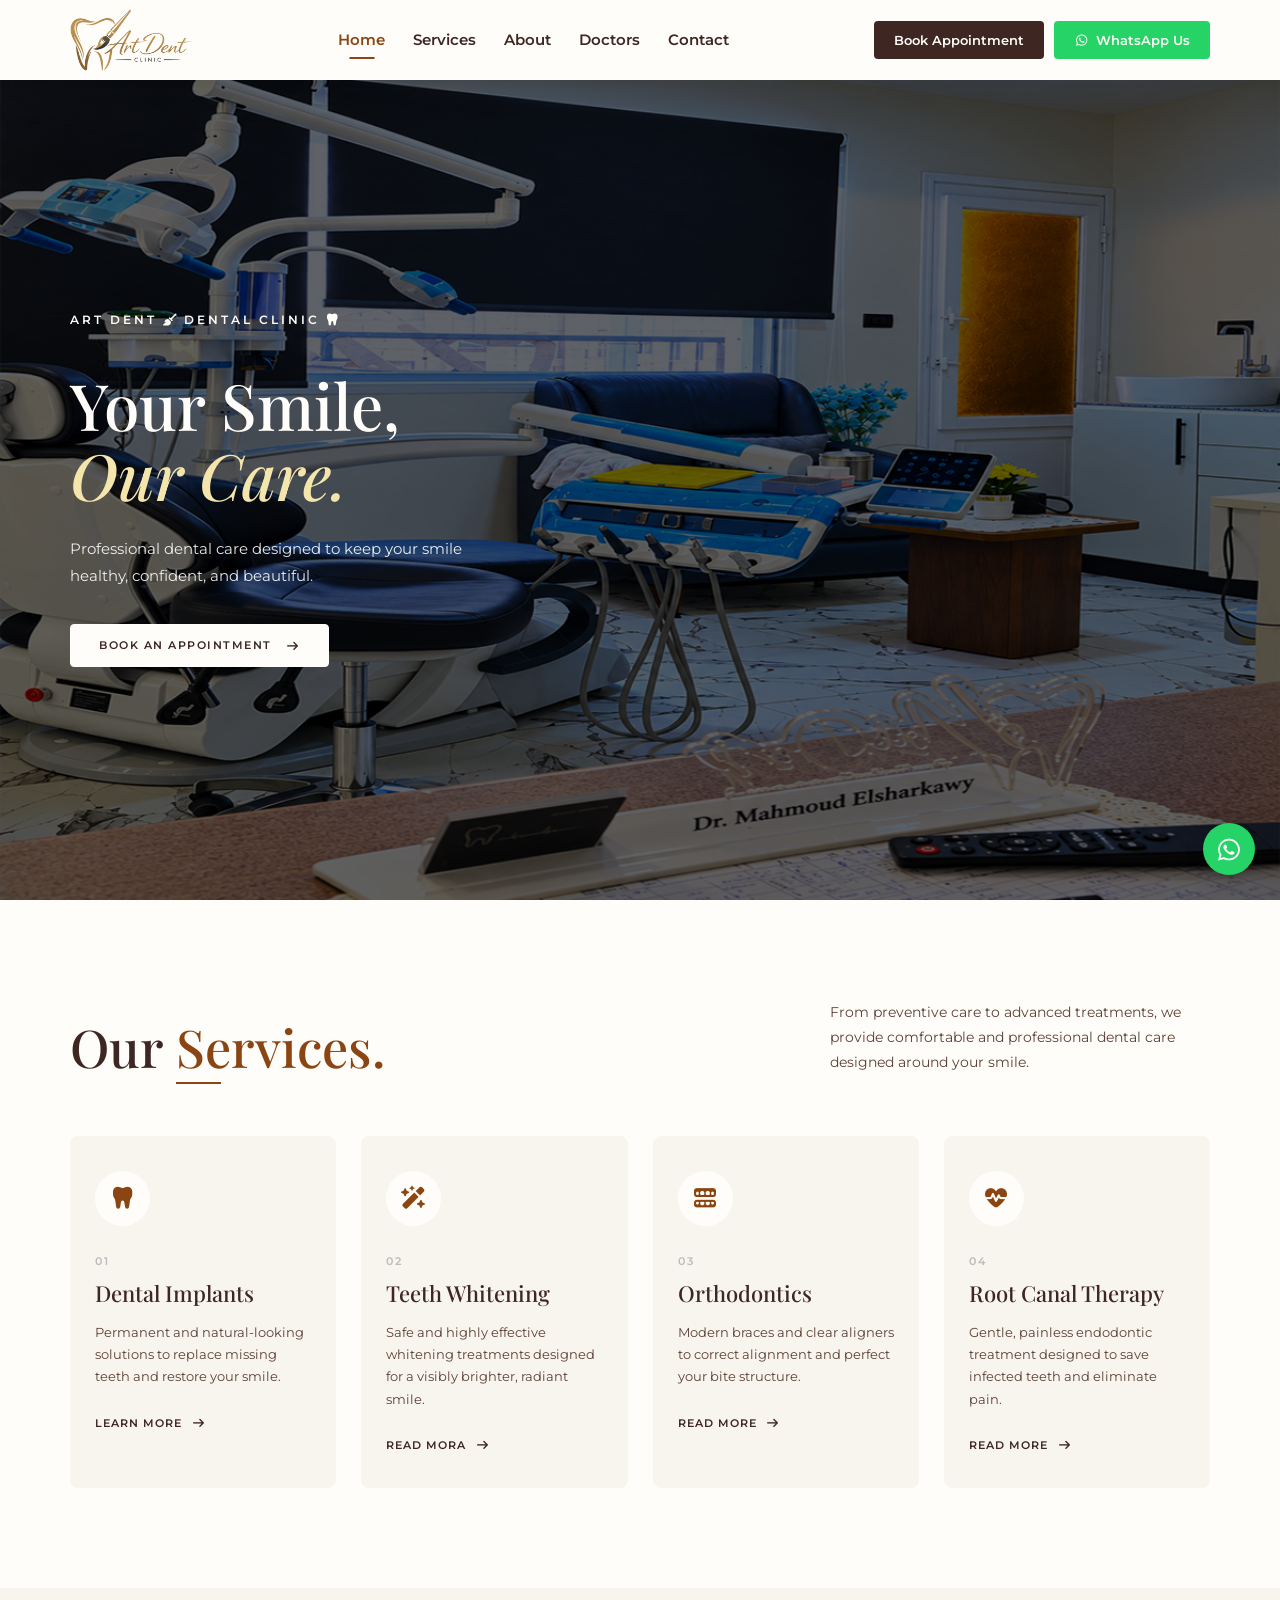
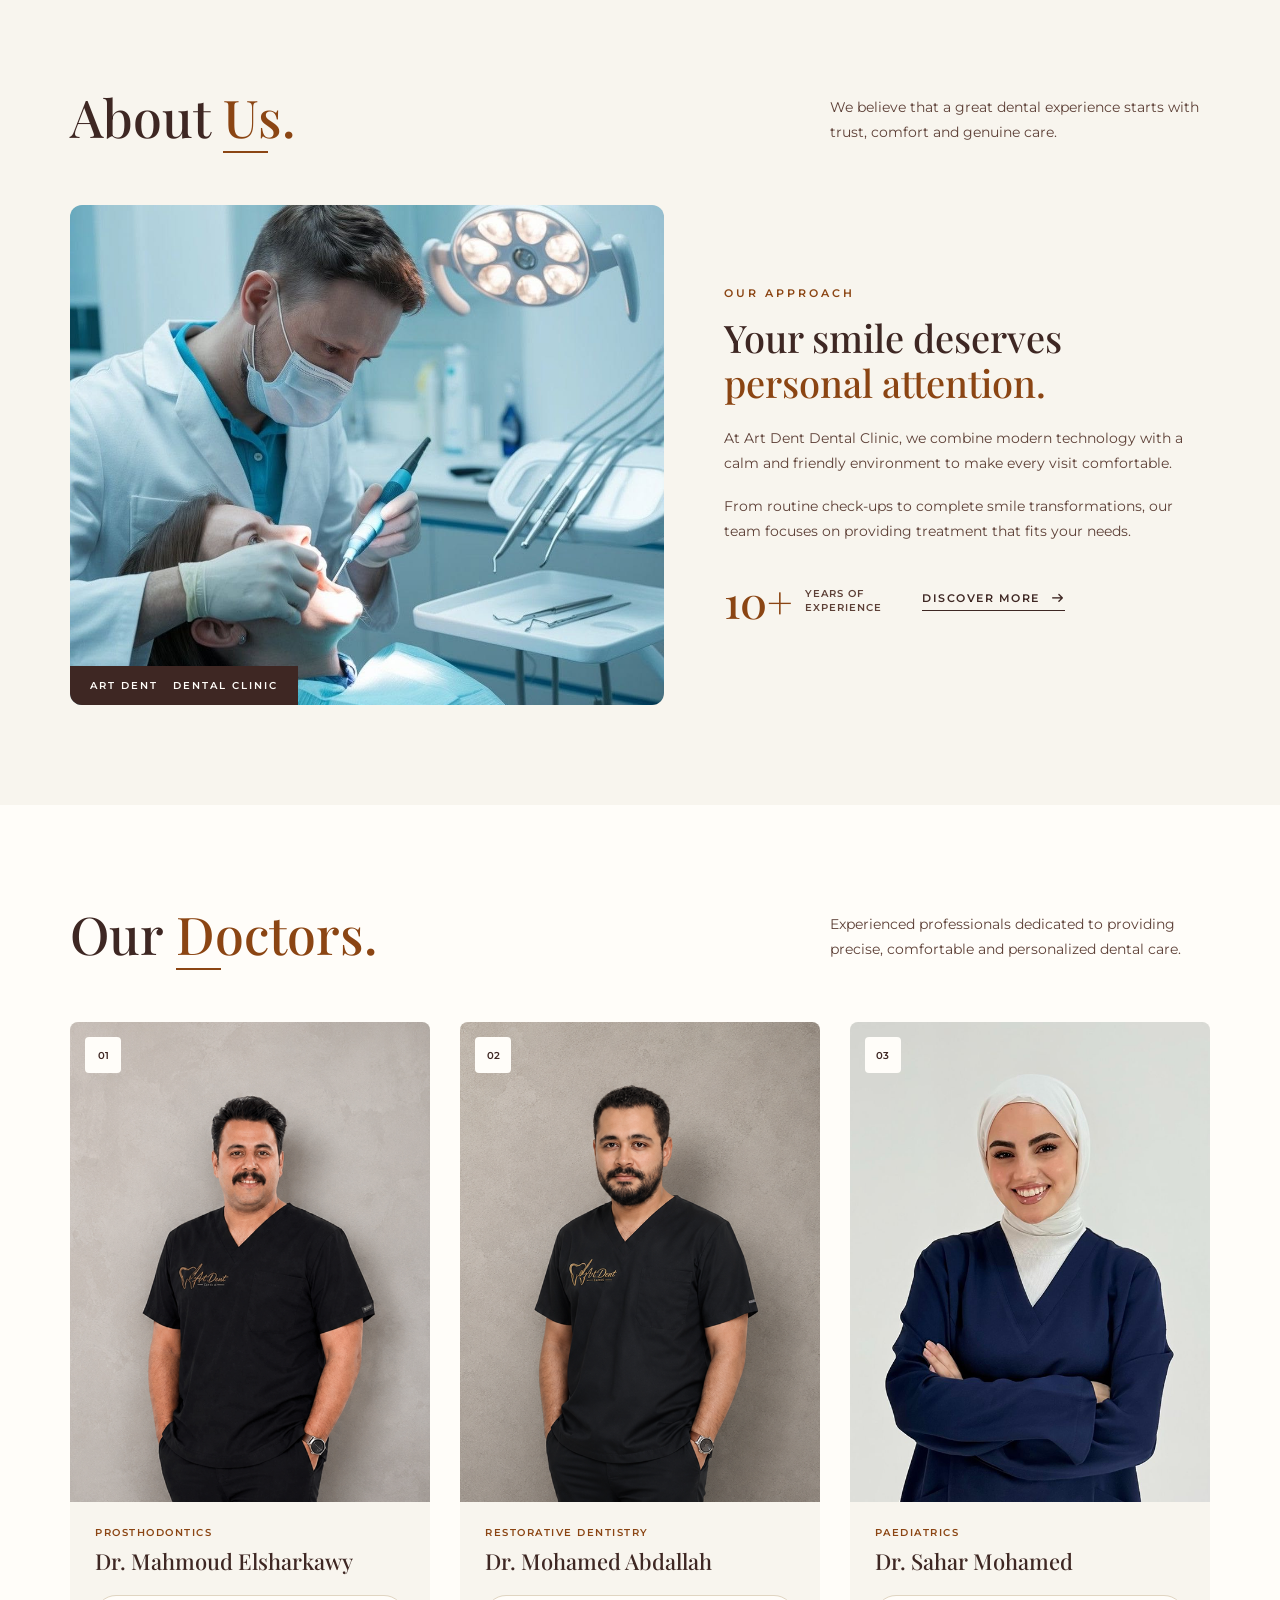
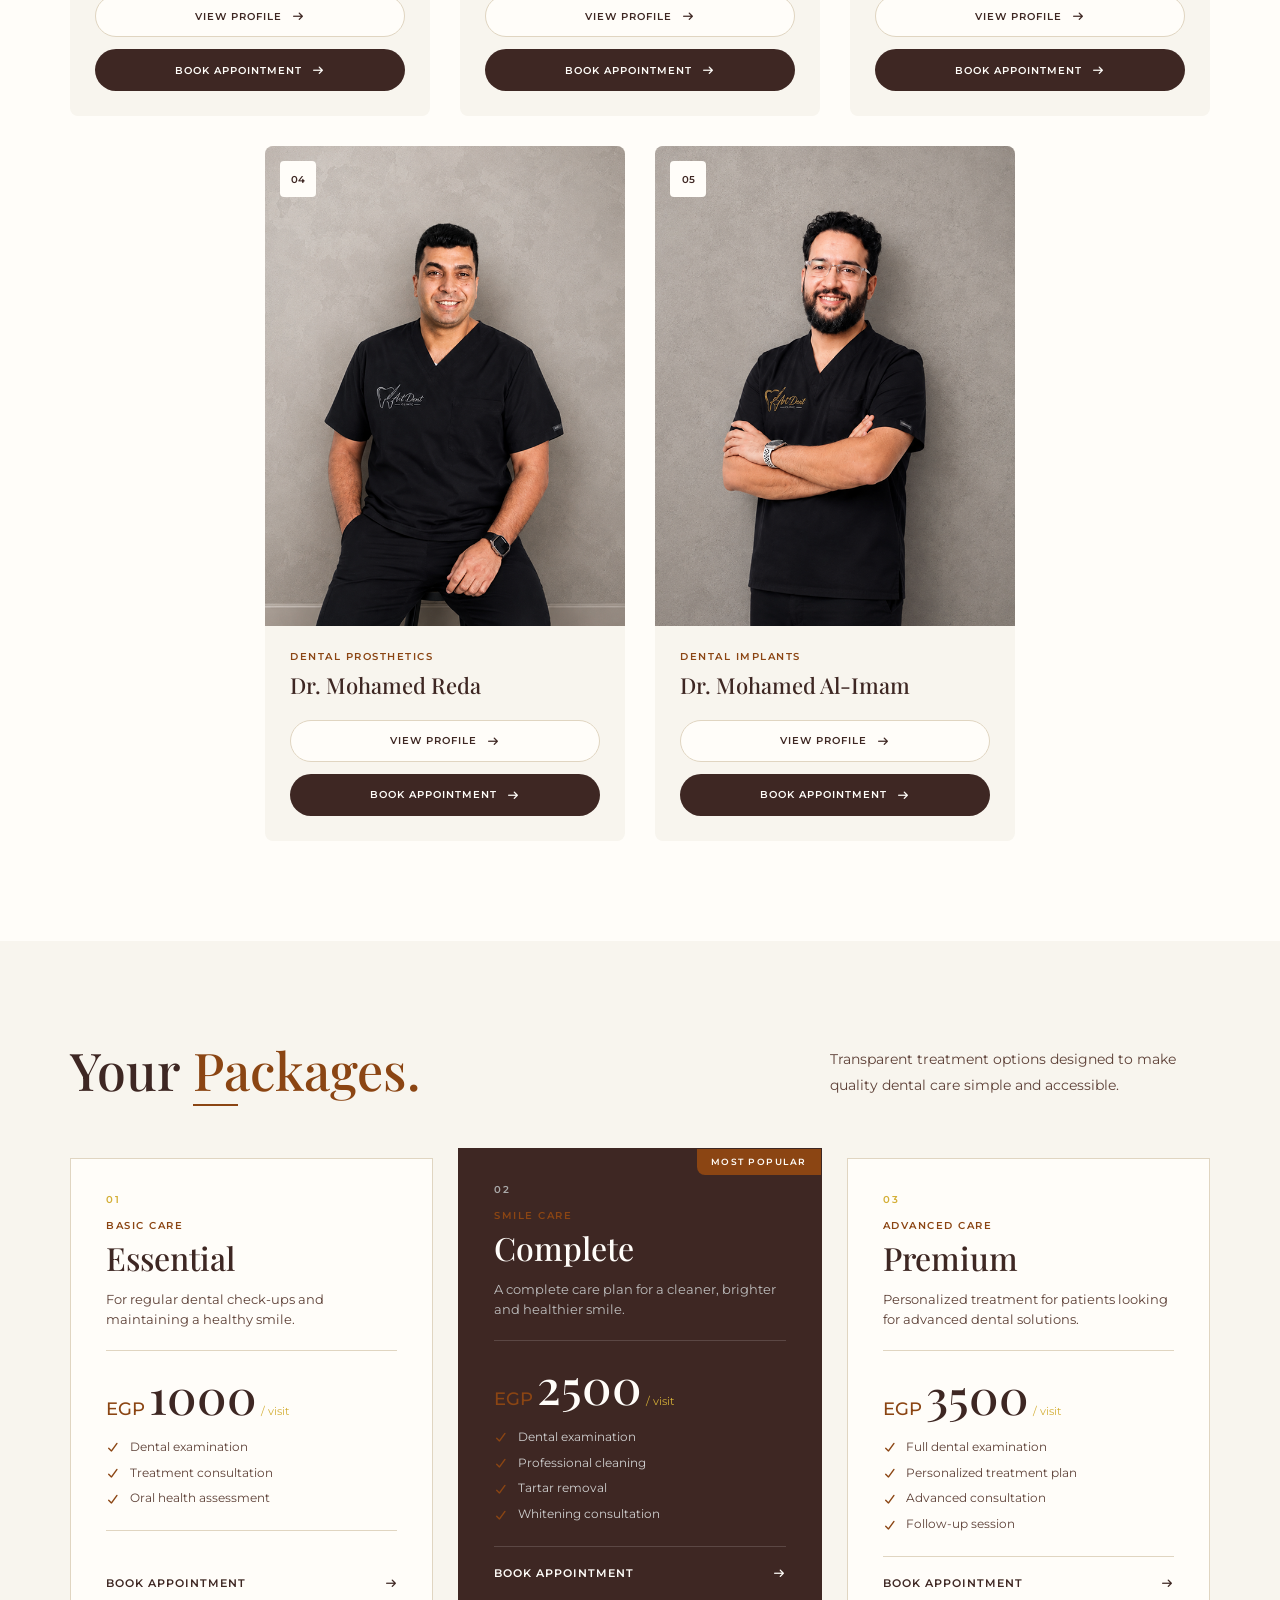
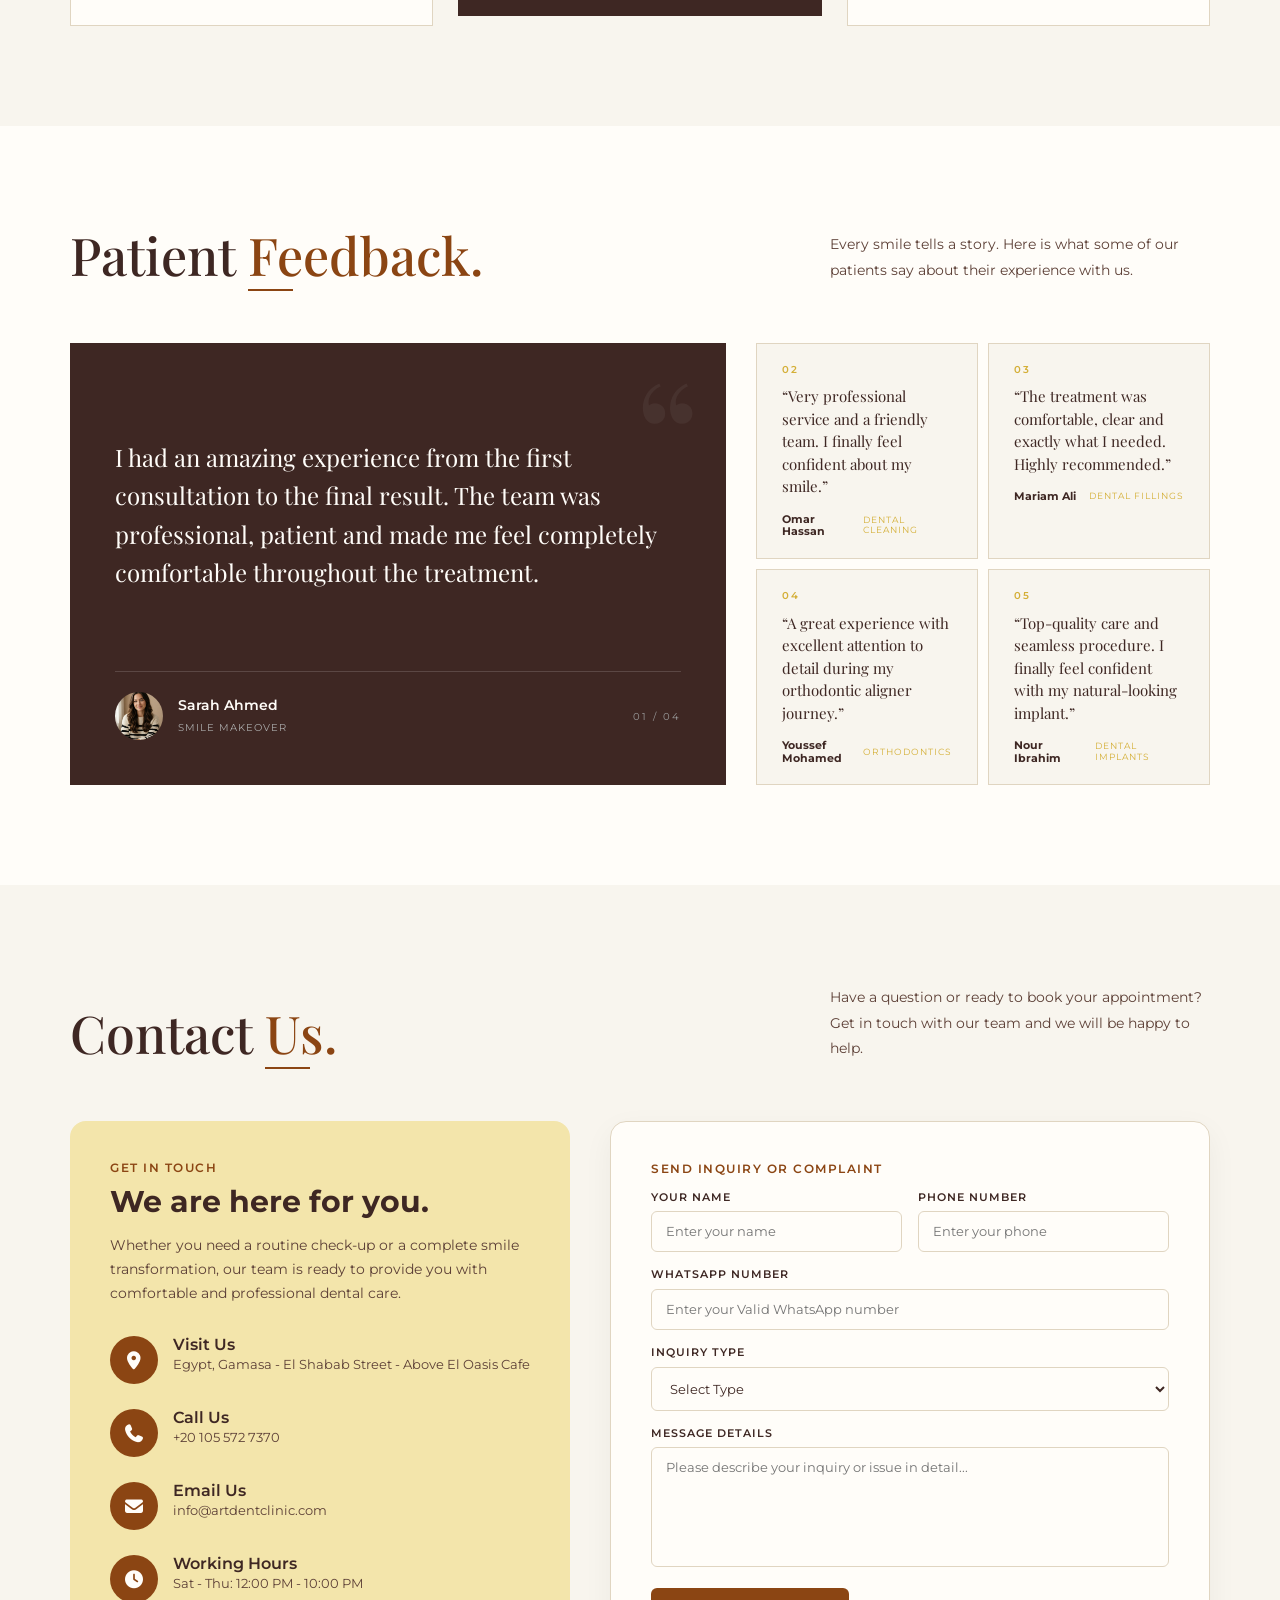
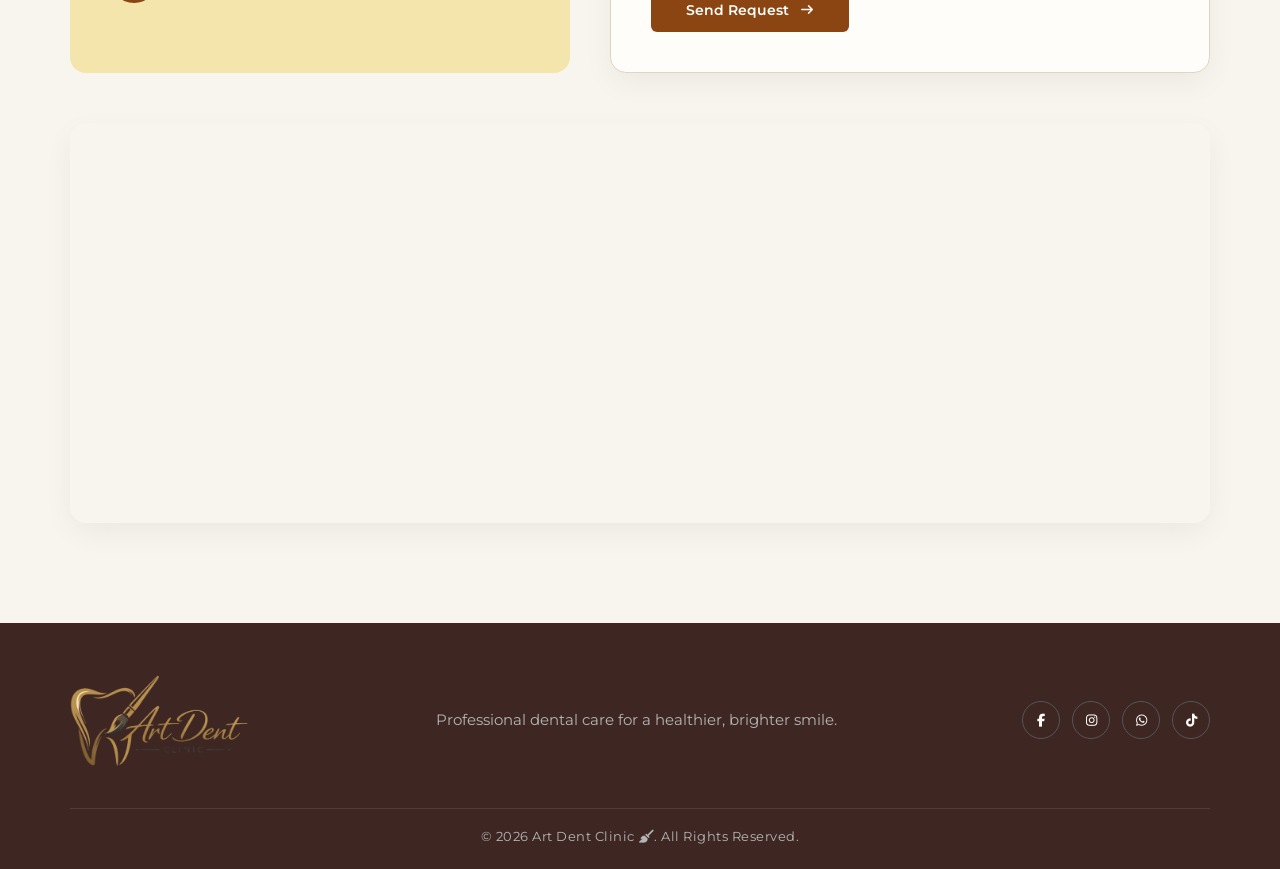
<file: index.html>
<!DOCTYPE html>
<html lang="en">

<head>
    <meta charset="UTF-8">
    <meta name="description"
        content="Art Dent Clinic offers professional dental care, teeth whitening, pediatric dentistry, and implants.">
    <meta name="viewport" content="width=device-width, initial-scale=1.0" />
    <title>Art Dent Clinic</title>

    <!--Render all elments Normally-->
    <link rel="stylesheet" href="Css/normalize.css">
    <!--Main template CSS File-->
    <link rel="stylesheet" href="Css/homepage.css">
    <!--Media Query For accessability-->
    <link rel="stylesheet" href="Css/mediaquery.css">
    <!--Font Awesome Library-->
    <link rel="stylesheet" href="Css/all.min.css">
    <!--Icond Tab-->
    <link rel="icon" href="images/tab's-Icons/homepage-icon.PNG">
    <!--Google Fonts-->
    <link rel="preconnect" href="https://fonts.googleapis.com">
    <link rel="preconnect" href="https://fonts.gstatic.com" crossorigin>
    <link
        href="https://fonts.googleapis.com/css2?family=Montserrat:wght@400;500;600;700&family=Playfair+Display:wght@500;600;700&display=swap"
        rel="stylesheet">
</head>

<body>
    <!--NavBar-->
    <header class="header">
        <div class="container">
            <a href="index.html" class="logo">
                <img src="images/logo.png" alt="Art Dent Clinic Logo">
            </a>
            <nav class="navbar">
                <i class="fas fa-bars toggle-menu"></i>
                <ul>
                    <li><a href="#home" class="active" aria-current="page">Home</a></li>
                    <li><a href="#services">Services</a></li>
                    <li><a href="#about">About</a></li>
                    <li><a href="#doctors">Doctors</a></li>
                    <li><a href="#contact">Contact</a></li>
                </ul>
            </nav>

            <div class="header-buttons">
                <a href="appointment.html" class="header-button">Book Appointment</a>
                <a href="https://wa.me/201055727370" target="_blank" rel="noopener noreferrer"
                    class="header-button whatsapp-btn">
                    <i class="fab fa-whatsapp"></i> WhatsApp Us
                </a>
            </div>
        </div>
    </header>
    <!--Landing-->
    <section class="landing" id="home">
        <div class="landing-image">
            <img src="images/about/hero-image - Copy.png" alt="Modern dental clinic">
        </div>
        <div class="landing-overlay"></div>
        <div class="container">
            <div class="landing-content">
                <span class="landing-subtitle">ART DENT <i class="fa-solid fa-broom"></i> DENTAL CLINIC <i
                        class="fa-solid fa-tooth"></i></span>
                <h1>Your Smile, <span>Our Care.</span></h1>
                <p>
                    Professional dental care designed to keep
                    your smile healthy, confident, and beautiful.
                </p>
                <a href="appointment.html" class="landing-button">Book An Appointment
                    <i class="fa-solid fa-arrow-right"></i>
                </a>
            </div>
        </div>
    </section>

    <!--Services-->
    <section class="services" id="services">
        <div class="container">
            <div class="main-heading">
                <div class="heading-content">
                    <h2>Our <span>Services.</span></h2>
                    <p>
                        From preventive care to advanced treatments,
                        we provide comfortable and professional dental
                        care designed around your smile.
                    </p>
                </div>
            </div>

            <div class="services-content">
                <div class="service-card">
                    <div class="service-icon"><i class="fas fa-tooth"></i></div>
                    <span>01</span>
                    <h3>Dental Implants</h3>
                    <p>Permanent and natural-looking solutions to replace missing teeth and restore your smile.</p>
                    <a href="service.html">Learn More<i class="fas fa-arrow-right"></i></a>
                </div>

                <div class="service-card">
                    <div class="service-icon"><i class="fas fa-wand-magic-sparkles"></i></div>
                    <span>02</span>
                    <h3>Teeth Whitening</h3>
                    <p>Safe and highly effective whitening
                        treatments designed for a visibly brighter, radiant smile.</p>
                    <a href="teeth-whietning.html">Read Mora<i class="fas fa-arrow-right"></i></a>
                </div>

                <div class="service-card">
                    <div class="service-icon"><i class="fas fa-teeth-open"></i></div>
                    <span>03</span>
                    <h3>Orthodontics</h3>
                    <p>Modern braces and clear aligners to correct
                        alignment and perfect your bite structure.</p>
                    <a href="Orthodontics.html">Read More<i class="fas fa-arrow-right"></i></a>
                </div>

                <div class="service-card">
                    <div class="service-icon"><i class="fas fa-heart-pulse"></i></div>
                    <span>04</span>
                    <h3>Root Canal Therapy</h3>
                    <p>Gentle, painless endodontic treatment designed to
                        save infected teeth and eliminate pain.</p>
                    <a href="root-canal.html">Read More<i class="fas fa-arrow-right"></i></a>
                </div>
            </div>
        </div>
    </section>

    <!--About-->
    <section class="about" id="about">
        <div class="container">
            <div class="main-heading">
                <div class="heading-content">
                    <h2>About <span>Us.</span></h2>
                    <p>We believe that a great dental experience starts with trust, comfort and genuine care.</p>
                </div>
            </div>
            <div class="about-content">
                <div class="about-image">
                    <img src="images/about/about.jpg" alt="Dentist treating a patient">
                    <div class="about-image-label">
                        <span>ART DENT</span>
                        <span>DENTAL CLINIC</span>
                    </div>
                </div>

                <div class="about-info">
                    <span class="about-small-title">OUR APPROACH</span>
                    <h3>Your smile deserves <span>personal attention.</span></h3>
                    <p>At Art Dent Dental Clinic, we combine modern technology with a calm and friendly environment to
                        make every visit comfortable.</p>
                    <p>From routine check-ups to complete smile transformations, our team focuses on providing treatment
                        that fits your needs.</p>

                    <div class="about-bottom">
                        <div class="about-stat">
                            <strong>10+</strong>
                            <span>Years of<br>Experience</span>
                        </div>
                        <a href="about.html" class="about-button"> Discover
                            More <i class="fa-solid fa-arrow-right"></i></a>
                    </div>
                </div>
            </div>
        </div>
    </section>

    <!--Doctors-->
    <section class="doctors" id="doctors">
        <div class="container">
            <div class="main-heading">
                <div class="heading-content">
                    <h2>Our <span>Doctors.</span></h2>
                    <p>Experienced professionals dedicated to providing precise, comfortable and personalized dental
                        care.</p>
                </div>
            </div>

            <div class="doctors-content">
                <article class="doctor-card">
                    <div class="doctor-image">
                        <img src="images/doctors/doctor1.png" alt="Dr. Mahmoud Elsharkawy">
                        <span class="doctor-number">01</span>
                    </div>
                    <div class="doctor-info">
                        <span class="doctor-specialty">Prosthodontics</span>
                        <h3>Dr. Mahmoud Elsharkawy</h3>
                        <a href="doctor-profile.html" class="doc-profile">View
                            Profile <i class="fa-solid fa-arrow-right"></i></a>
                        <a href="appointment.html" class="doc-appoint">Book
                            Appointment<i class="fa-solid fa-arrow-right"></i></a>
                    </div>
                </article>

                <article class="doctor-card">
                    <div class="doctor-image">
                        <img src="images/doctors/doctor2.png" alt="Dr. Mohamed Abdallah">
                        <span class="doctor-number">02</span>
                    </div>
                    <div class="doctor-info">
                        <span class="doctor-specialty">Restorative Dentistry</span>
                        <h3>Dr. Mohamed Abdallah</h3>
                        <a href="Dr.MohamedAbdallah.html" class="doc-profile">View Profile <i
                                class="fa-solid fa-arrow-right"></i></a>
                        <a href="appointment.html" class="doc-appoint">Book
                            Appointment<i class="fa-solid fa-arrow-right"></i></a>
                    </div>
                </article>

                <article class="doctor-card">
                    <div class="doctor-image">
                        <img src="images/doctors/doctor3.png" alt="Dr. Sahar Mohamed">
                        <span class="doctor-number">03</span>
                    </div>
                    <div class="doctor-info">
                        <span class="doctor-specialty">Paediatrics</span>
                        <h3>Dr. Sahar Mohamed</h3>
                        <a href="Dr.SaharHussein.html" class="doc-profile">View Profile <i
                                class="fa-solid fa-arrow-right"></i></a>
                        <a href="appointment.html" class="doc-appoint">Book
                            Appointment<i class="fa-solid fa-arrow-right"></i></a>
                    </div>
                </article>

                <article class="doctor-card">
                    <div class="doctor-image">
                        <img src="images/doctors/doctor4.png" alt="Dr. Mohamed Reda">
                        <span class="doctor-number">04</span>
                    </div>
                    <div class="doctor-info">
                        <span class="doctor-specialty">Dental Prosthetics</span>
                        <h3>Dr. Mohamed Reda</h3>
                        <a href="Dr.MohamedReda.html" class="doc-profile">View Profile <i
                                class="fa-solid fa-arrow-right"></i></a>
                        <a href="appointment.html" class="doc-appoint">Book
                            Appointment<i class="fa-solid fa-arrow-right"></i></a>
                    </div>
                </article>

                <article class="doctor-card">
                    <div class="doctor-image">
                        <img src="images/doctors/doctor5.png" alt="Dr. Mohamed Al-Imam">
                        <span class="doctor-number">05</span>
                    </div>
                    <div class="doctor-info">
                        <span class="doctor-specialty">Dental Implants</span>
                        <h3>Dr. Mohamed Al-Imam</h3>
                        <a href="Dr.MohamedAl-Imam.html" class="doc-profile">View Profile<i
                                class="fa-solid fa-arrow-right"></i></a>
                        <a href="appointment.html" class="doc-appoint">Book
                            Appointment<i class="fa-solid fa-arrow-right"></i></a>
                    </div>
                </article>
            </div>
        </div>
    </section>

    <!--Pricing-->
    <section class="pricing" id="pricing">
        <div class="container">
            <div class="main-heading">
                <div class="heading-content">
                    <h2>Your <span>Packages.</span></h2>
                    <p>Transparent treatment options designed to make quality dental care simple and accessible.</p>
                </div>
            </div>

            <div class="pricing-content">
                <article class="price-card">
                    <div class="price-top">
                        <span class="price-number">01</span>
                        <span class="price-category">Basic Care</span>
                        <h3>Essential</h3>
                        <p>For regular dental check-ups and maintaining a healthy smile.</p>
                    </div>

                    <div class="price-value">
                        <span class="currency">EGP</span>
                        <strong>1000</strong>
                        <span class="period">/ visit</span>
                    </div>

                    <ul class="price-features">
                        <li><i class="fa-solid fa-check"></i>Dental examination</li>
                        <li><i class="fa-solid fa-check"></i>Treatment consultation</li>
                        <li><i class="fa-solid fa-check"></i>Oral health assessment</li>
                    </ul>

                    <a href="appointment.html" class="price-button">Book
                        Appointment <i class="fa-solid fa-arrow-right"></i></a>
                </article>

                <article class="price-card featured-price">
                    <div class="popular-label">Most Popular</div>
                    <div class="price-top">
                        <span class="price-number">02</span>
                        <span class="price-category">Smile Care</span>
                        <h3>Complete</h3>
                        <p>A complete care plan for a cleaner, brighter and healthier smile.</p>
                    </div>

                    <div class="price-value">
                        <span class="currency">EGP</span>
                        <strong>2500</strong>
                        <span class="period">/ visit</span>
                    </div>

                    <ul class="price-features">
                        <li><i class="fa-solid fa-check"></i>Dental examination</li>
                        <li><i class="fa-solid fa-check"></i>Professional cleaning</li>
                        <li><i class="fa-solid fa-check"></i>Tartar removal</li>
                        <li><i class="fa-solid fa-check"></i>Whitening consultation</li>
                    </ul>

                    <a href="appointment.html" class="price-button">Book
                        Appointment <i class="fa-solid fa-arrow-right"></i></a>
                </article>

                <article class="price-card">
                    <div class="price-top">
                        <span class="price-number">03</span>
                        <span class="price-category">Advanced Care</span>
                        <h3>Premium</h3>
                        <p>Personalized treatment for patients looking for advanced dental solutions.</p>
                    </div>

                    <div class="price-value">
                        <span class="currency">EGP</span>
                        <strong>3500</strong>
                        <span class="period">/ visit</span>
                    </div>

                    <ul class="price-features">
                        <li><i class="fa-solid fa-check"></i>Full dental examination</li>
                        <li><i class="fa-solid fa-check"></i>Personalized treatment plan</li>
                        <li><i class="fa-solid fa-check"></i>Advanced consultation</li>
                        <li><i class="fa-solid fa-check"></i>Follow-up session</li>
                    </ul>

                    <a href="appointment.html" class="price-button">Book
                        Appointment <i class="fa-solid fa-arrow-right"></i></a>
                </article>
            </div>
        </div>
    </section>

    <!--Testimonials-->
    <section class="testimonials" id="testimonials">
        <div class="container">
            <div class="main-heading">
                <div class="heading-content">
                    <h2>Patient <span>Feedback.</span></h2>
                    <p>Every smile tells a story. Here is what some of our patients say about their experience with us.
                    </p>
                </div>
            </div>

            <div class="testimonials-content">
                <article class="testimonial-card">
                    <div class="testimonial-quote">“</div>
                    <div class="testimonial-text">
                        <p>I had an amazing experience from the first consultation to the final result. The team was
                            professional, patient and made me feel completely comfortable throughout the treatment.</p>
                    </div>
                    <div class="testimonial-footer">
                        <div class="testimonial-person">
                            <div class="testimonial-avatar">
                                <img src="images//doctors/patient.jpg" alt="Sarah Ahmed">
                            </div>
                            <div>
                                <h3>Sarah Ahmed</h3>
                                <span>Smile Makeover</span>
                            </div>
                        </div>
                        <span class="testimonial-number">01 / 04</span>
                    </div>
                </article>

                <div class="testimonial-list">
                    <article class="small-testimonial">
                        <span class="small-testimonial-number">02</span>
                        <p>“Very professional service and a friendly team. I finally feel confident about my smile.”</p>
                        <div class="small-testimonial-person">
                            <strong>Omar Hassan</strong>
                            <span>Dental Cleaning</span>
                        </div>
                    </article>

                    <article class="small-testimonial">
                        <span class="small-testimonial-number">03</span>
                        <p>“The treatment was comfortable, clear and exactly what I needed. Highly recommended.”</p>
                        <div class="small-testimonial-person">
                            <strong>Mariam Ali</strong>
                            <span>Dental Fillings</span>
                        </div>
                    </article>

                    <article class="small-testimonial">
                        <span class="small-testimonial-number">04</span>
                        <p>“A great experience with excellent attention to detail during my orthodontic aligner
                            journey.”</p>
                        <div class="small-testimonial-person">
                            <strong>Youssef Mohamed</strong>
                            <span>Orthodontics</span>
                        </div>
                    </article>

                    <article class="small-testimonial">
                        <span class="small-testimonial-number">05</span>
                        <p>“Top-quality care and seamless procedure. I finally feel confident with my natural-looking
                            implant.”</p>
                        <div class="small-testimonial-person">
                            <strong>Nour Ibrahim</strong>
                            <span>Dental Implants</span>
                        </div>
                    </article>
                </div>
            </div>
        </div>
    </section>

    <!--Contact-->
    <section class="contact" id="contact">
        <div class="container">
            <div class="main-heading">
                <div class="heading-content">
                    <h2>Contact <span>Us.</span></h2>
                    <p>Have a question or ready to book your appointment? Get in touch with our team and we will be
                        happy to help.</p>
                </div>
            </div>

            <div class="contact-content">
                <div class="contact-info">
                    <span class="contact-small-title">Get in touch</span>
                    <h3>We are here <strong>for you.</strong></h3>
                    <p>Whether you need a routine check-up or a complete smile transformation, our team is ready to
                        provide you with comfortable and professional dental care.</p>

                    <div class="contact-details">
                        <div class="contact-detail">
                            <div class="contact-icon"><i class="fa-solid fa-location-dot"></i></div>
                            <div>
                                <span>Visit Us</span>
                                <p>Egypt, Gamasa - El Shabab Street - Above El Oasis Cafe</p>
                            </div>
                        </div>

                        <div class="contact-detail">
                            <div class="contact-icon"><i class="fa-solid fa-phone"></i></div>
                            <div>
                                <span>Call Us</span>
                                <p>+20 105 572 7370</p>
                            </div>
                        </div>

                        <div class="contact-detail">
                            <div class="contact-icon"><i class="fa-solid fa-envelope"></i></div>
                            <div>
                                <span>Email Us</span>
                                <p>info@artdentclinic.com</p>
                            </div>
                        </div>

                        <div class="contact-detail">
                            <div class="contact-icon"><i class="fa-solid fa-clock"></i></div>
                            <div>
                                <span>Working Hours</span>
                                <p>Sat - Thu: 12:00 PM - 10:00 PM</p>
                            </div>
                        </div>
                    </div>
                </div>

                <div class="contact-form">
                    <span class="form-title">Send Inquiry or Complaint</span>
                    <form>
                        <div class="form-row">
                            <div class="form-group">
                                <label for="name">Your Name</label>
                                <input type="text" id="name" name="name" placeholder="Enter your name" required>
                            </div>

                            <div class="form-group">
                                <label for="phone">Phone Number</label>
                                <input type="tel" id="phone" name="phone" placeholder="Enter your phone" required>
                            </div>
                        </div>

                        <div class="form-group">
                            <label for="whatnumbe">WhatsApp Number</label>
                            <input type="tel" id="whatnumber" name="wh-num"
                                placeholder="Enter your Valid WhatsApp number">
                        </div>

                        <div class="form-group">
                            <label for="inquiry">Inquiry Type</label>
                            <select id="inquiry" name="inquiry-list" required>
                                <option value="" disabled selected>Select Type</option>
                                <option value="inquiry">General Inquiry</option>
                                <option value="complaint">Complaint</option>
                                <option value="suggestion">Feedback / Suggestion</option>
                            </select>
                        </div>

                        <div class="form-group">
                            <label for="message">Message Details</label>
                            <textarea id="message" name="message"
                                placeholder="Please describe your inquiry or issue in detail..."></textarea>
                        </div>

                        <button type="submit" class="contact-button">Send Request <i
                                class="fa-solid fa-arrow-right"></i></button>
                    </form>
                </div>
            </div>

            <div class="contact-map">
                <iframe
                    src="https://www.google.com/maps/embed?pb=!1m18!1m12!1m3!1d3235.5760290457883!2d31.5317729!3d31.44157680000001!2m3!1f0!2f0!3f0!3m2!1i1024!2i768!4f13.1!3m3!1m2!1s0x14f75c00b0dfe27b%3A0x77e7b8065edb6ea1!2sOasis%20Cafe!5e1!3m2!1sen!2seg!4v1788524230415!5m2!1sen!2seg"
                    allowfullscreen="" loading="lazy" referrerpolicy="strict-origin-when-cross-origin"></iframe>

            </div>
        </div>
    </section>

    <!--Footer-->
    <footer class="footer">
        <div class="container">
            <div class="footer-content">
                <a href="index.html" class="logo">
                    <img src="images/logo.png" alt="Art Dent Clinic Logo">
                </a>
                <p>Professional dental care for a healthier, brighter smile.</p>

                <div class="footer-social">
                    <a href="https://www.facebook.com/share/1BtN2zomDs/?mibextid=wwXIfr" target="_blank"
                        aria-label="Facebook" rel="noopener noreferrer"><i class="fa-brands fa-facebook-f"></i></a>

                    <a href="https://www.instagram.com/art_dent.eg?igsh=MWp5a3EyNG4zcnFkbQ%3D%3D&utm_source=qr"
                        target="_blank" aria-label="Instagram" rel="noopener noreferrer"><i
                            class="fa-brands fa-instagram"></i></a>

                    <a href="https://wa.me/201055727370" target="_blank" aria-label="WhatsApp"
                        rel="noopener noreferrer"><i class="fa-brands fa-whatsapp"></i></a>

                    <a href="https://www.tiktok.com/@art.dent2?_r=1&_t=ZS-988oeji9XVt" target="_blank"
                        aria-label="TikTok" rel="noopener noreferrer"><i class="fa-brands fa-tiktok"></i></a>
                </div>
            </div>
            <div class="footer-bottom">
                <p>© 2026 <span>Art Dent Clinic <i class="fa-solid fa-broom"></i></span>. All Rights Reserved.</p>
            </div>
        </div>
    </footer>

    <a href="https://wa.me/201055727370" target="_blank" rel="noopener noreferrer" class="whatsapp-float"
        aria-label="Contact us on WhatsApp"><i class="fa-brands fa-whatsapp"></i></a>

</body>

</html>
</file>
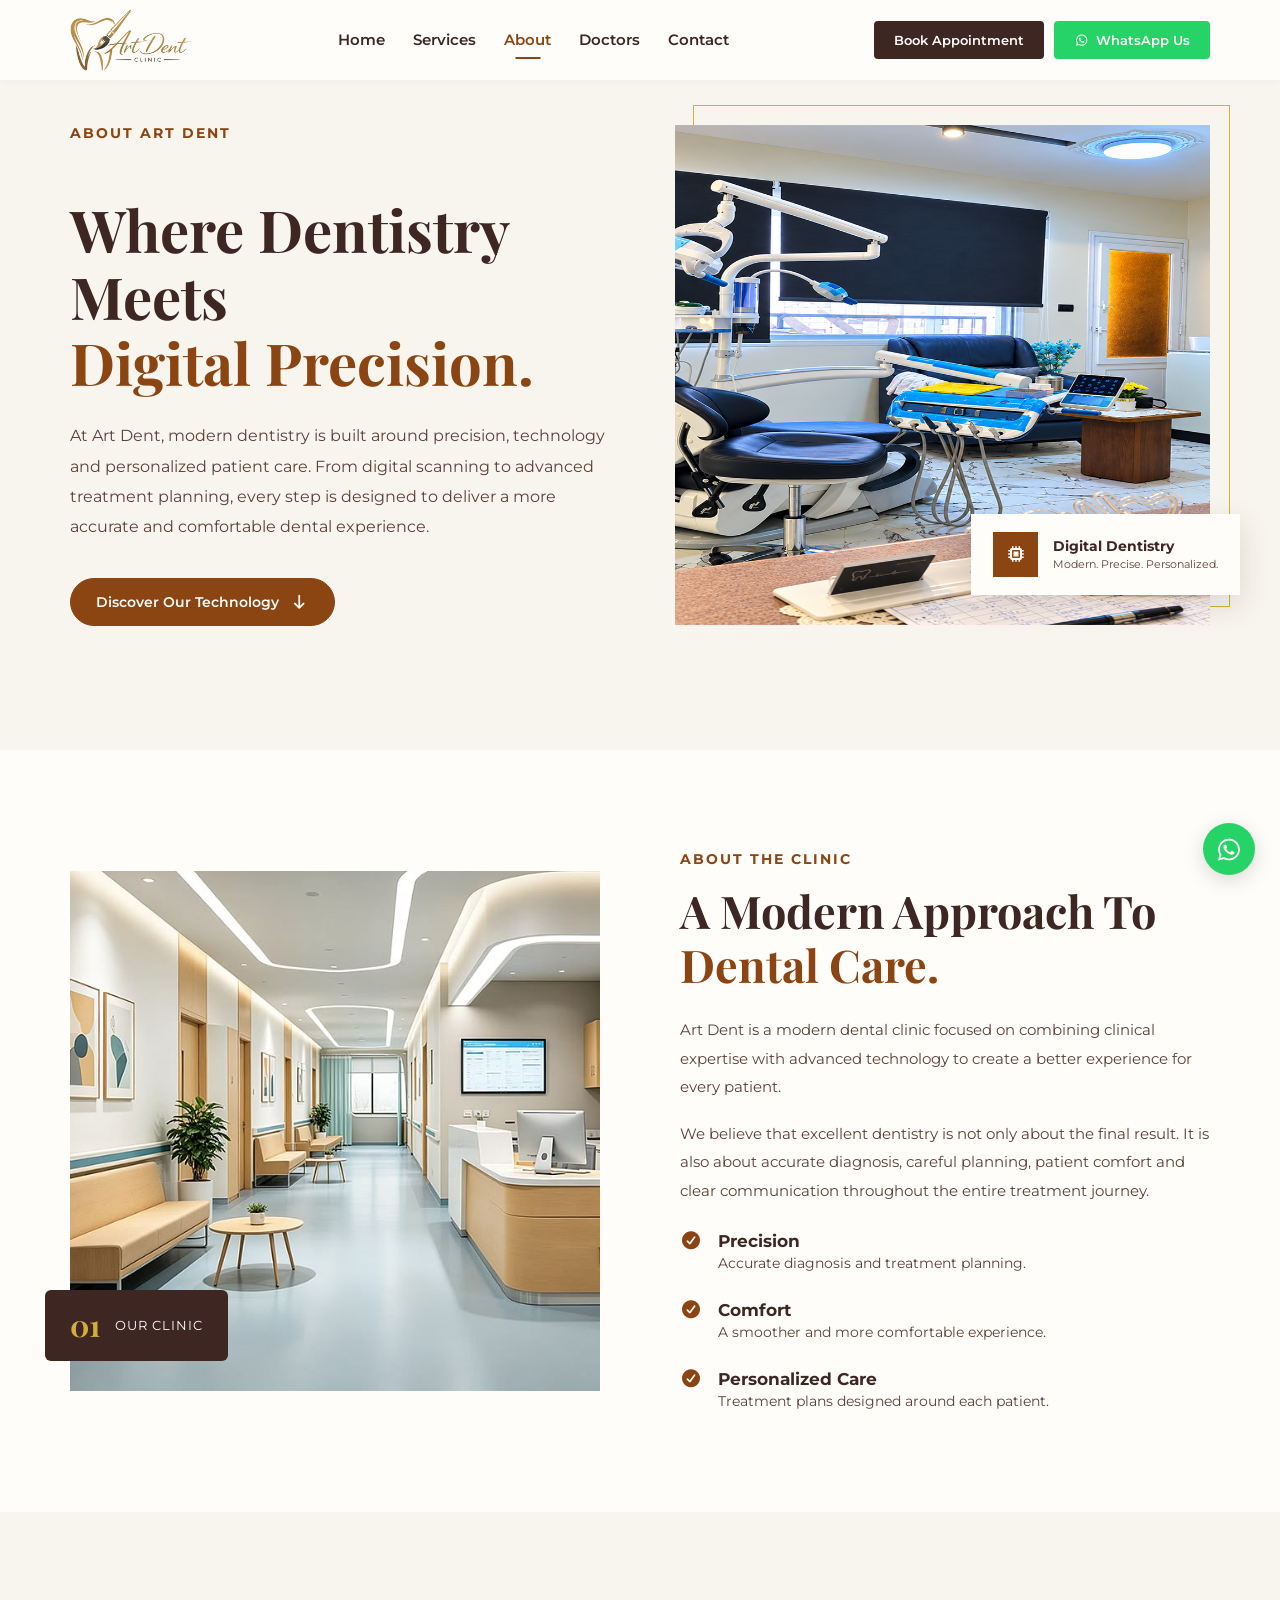
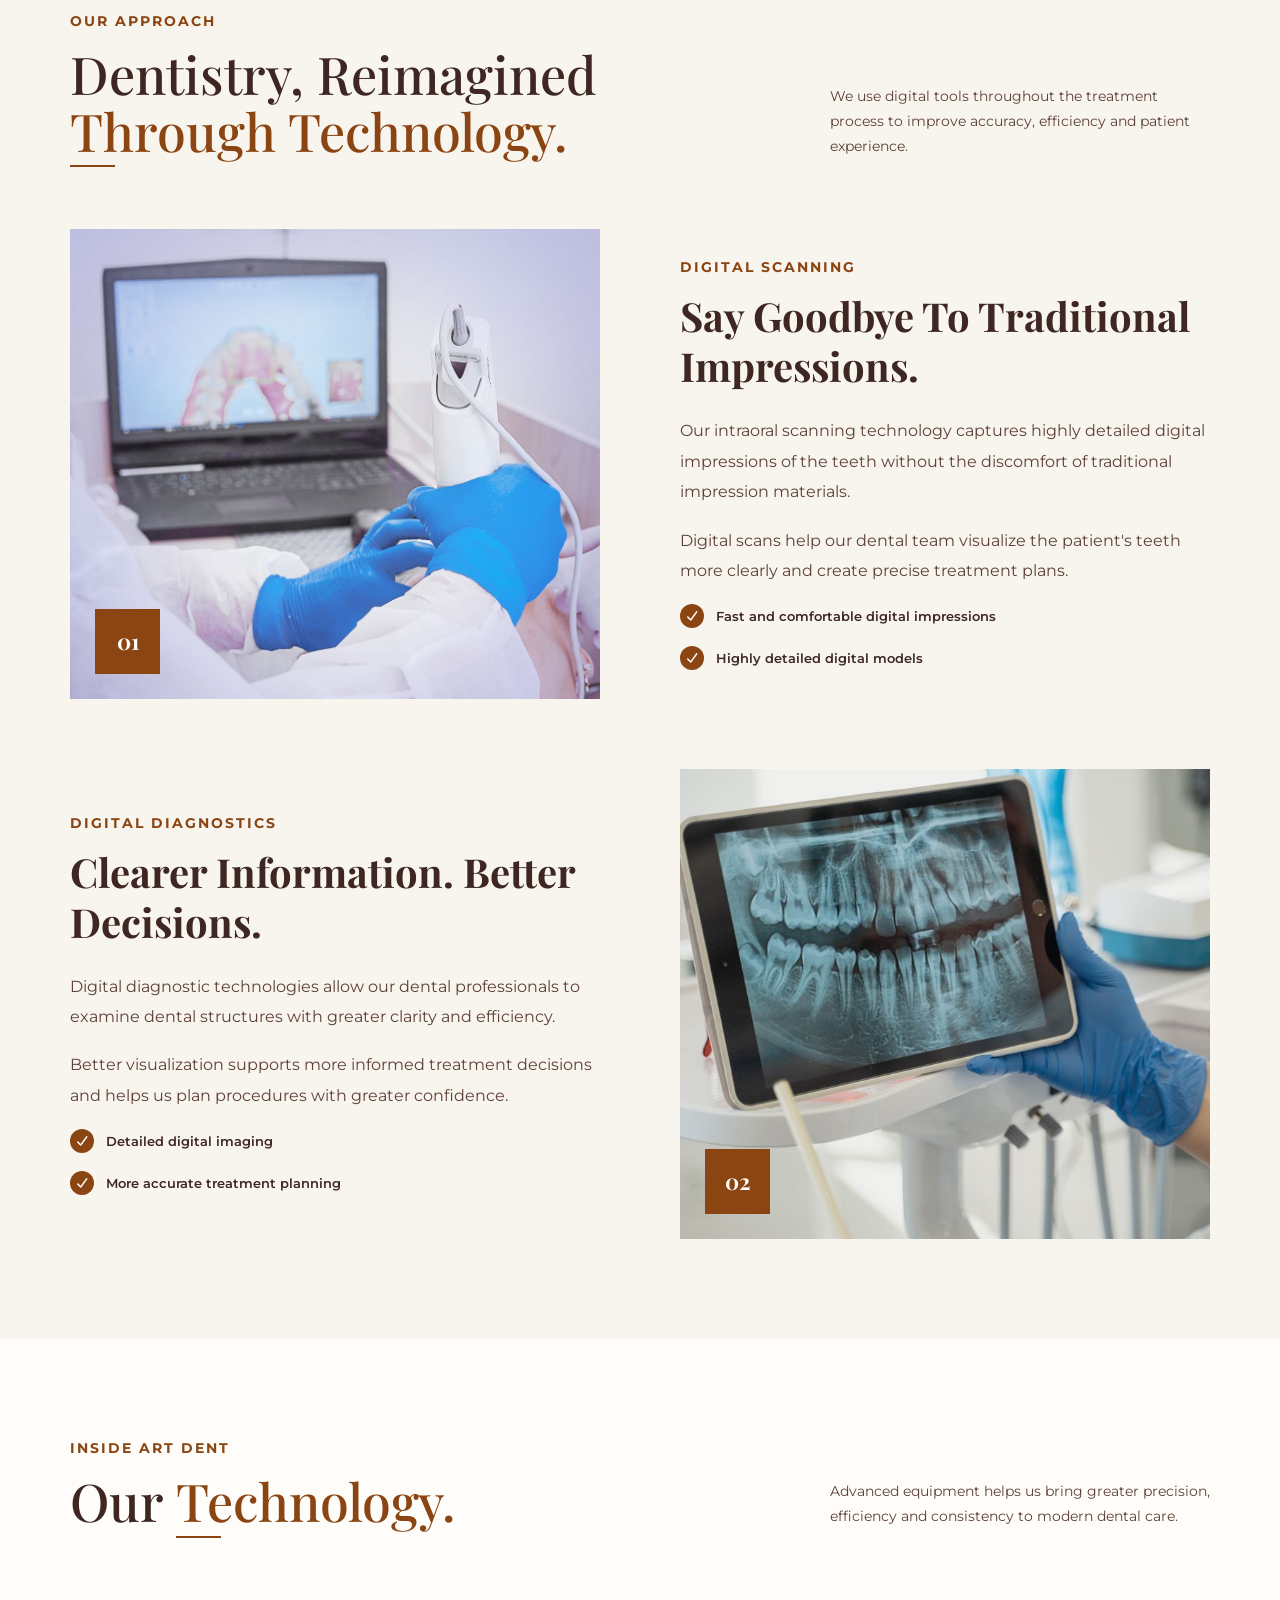
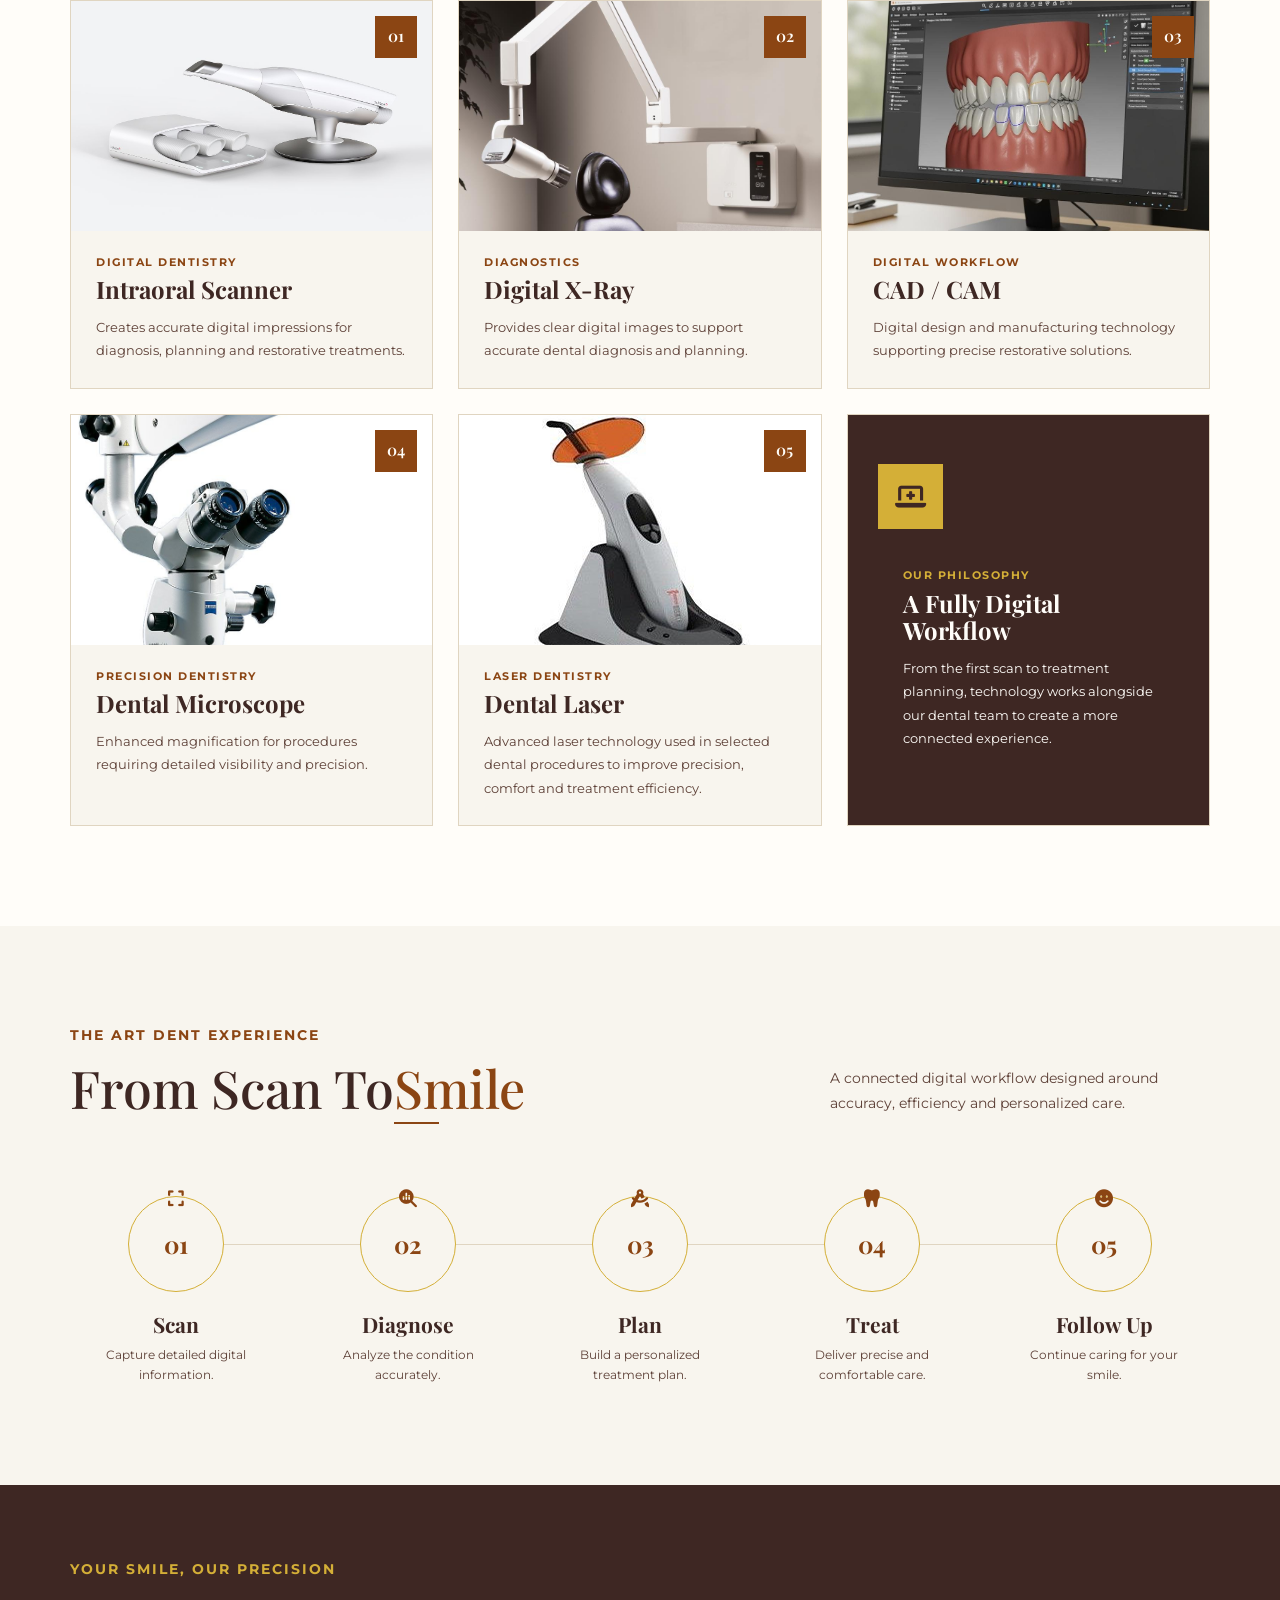
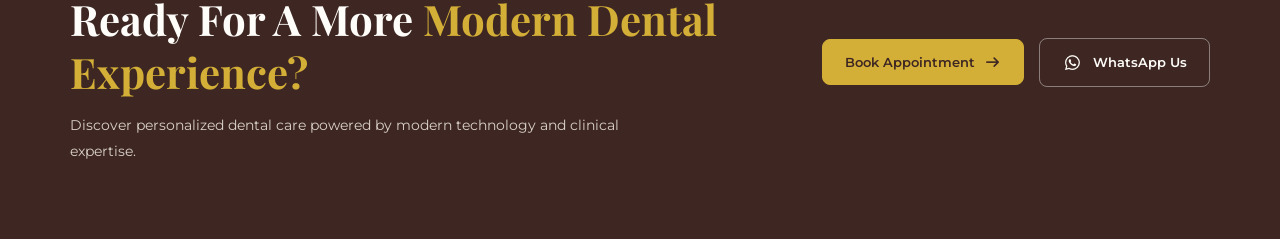
<file: about.html>
<!DOCTYPE html>
<html lang="en">

<head>
    <meta charset="UTF-8">
    <meta name="description"
        content="Art Dent Clinic offers professional dental care, teeth whitening, pediatric dentistry, and implants.">
    <meta name="viewport" content="width=device-width, initial-scale=1.0">
    <title>About Us</title>
    <!-- Normalize CSS -->
    <link rel="stylesheet" href="Css/normalize.css">
    <!-- Main Template CSS -->
    <link rel="stylesheet" href="Css/homepage.css">
    <link rel="stylesheet" href="Css/about.css">
    <!-- Responsive CSS -->
    <link rel="stylesheet" href="Css/mediaquery.css">
    <!-- Font Awesome -->
    <link rel="stylesheet" href="Css/all.min.css">
    <!-- Favicon -->
    <link rel="icon" href="images/tab's-Icons/about.png">
    <!-- Google Fonts -->
    <link rel="preconnect" href="https://fonts.googleapis.com">
    <link rel="preconnect" href="https://fonts.gstatic.com" crossorigin>
    <link
        href="https://fonts.googleapis.com/css2?family=Montserrat:wght@400;500;600;700&family=Playfair+Display:wght@500;600;700&display=swap"
        rel="stylesheet">
</head>

<body>
    <header class="header">
        <div class="container">
            <a href="#" class="logo">
                <img src="images/logo.png" alt="Art Dent Clinic Logo">
            </a>
            <nav class="navbar">
                <i class="fas fa-bars toggle-menu"></i>
                <ul>
                    <li><a href="index.html#home">Home</a></li>
                    <li><a href="index.html#services">Services</a></li>
                    <li><a href="about.html" class="active" aria-current="page">About</a></li>
                    <li><a href="index.html#doctors">Doctors</a></li>
                    <li><a href="index.html#contact">Contact</a></li>
                </ul>
            </nav>

            <div class="header-buttons">
                <a href="appointment.html" class="header-button">Book
                    Appointment</a>
                <a href="https://wa.me/201055727370" target="_blank" rel="noopener noreferrer"
                    class="header-button whatsapp-btn">
                    <i class="fab fa-whatsapp"></i> WhatsApp Us
                </a>
            </div>
        </div>
    </header>
    <!-- ======================================= -->
    <section class="about-hero">
        <div class="container">
            <div class="about-hero-content">
                <div class="about-hero-text">
                    <span class="section-label">About Art Dent</span>

                    <h1>Where Dentistry Meets
                        <span>Digital Precision.</span>
                    </h1>

                    <p>
                        At Art Dent, modern dentistry is built around precision,
                        technology and personalized patient care. From digital
                        scanning to advanced treatment planning, every step is
                        designed to deliver a more accurate and comfortable
                        dental experience.</p>

                    <a href="#digital-dentistry" class="about-hero-btn">
                        Discover Our Technology
                        <i class="fa-solid fa-arrow-down"></i>
                    </a>
                </div>

                <div class="about-hero-img">
                    <img src="images/about/hero-image.png" alt="Modern dental care at Art Dent Clinic">

                    <div class="hero-img-badge">
                        <i class="fa-solid fa-microchip"></i>
                        <div>
                            <strong>Digital Dentistry</strong>
                            <span>Modern. Precise. Personalized.</span>
                        </div>
                    </div>
                </div>
            </div>
        </div>
    </section>

    <!-- ==================== ABOUT CLINIC ==================== -->
    <section class="about-clinic">
        <div class="container">
            <div class="about-clinic-content">
                <div class="about-clinic-img">
                    <img src="images/about/clinic-interior.jpg" alt="Interior of Art Dent Clinic">
                    <div class="img-number">
                        <span>01</span>
                        <p>Our Clinic</p>
                    </div>
                </div>

                <div class="about-clinic-text">
                    <span class="section-label">About The Clinic</span>

                    <h2>A Modern Approach To
                        <span>Dental Care.</span>
                    </h2>
                    <p>
                        Art Dent is a modern dental clinic focused on combining
                        clinical expertise with advanced technology to create
                        a better experience for every patient.</p>
                    <p>
                        We believe that excellent dentistry is not only about
                        the final result. It is also about accurate diagnosis,
                        careful planning, patient comfort and clear communication
                        throughout the entire treatment journey.</p>

                    <div class="clinic-highlights">
                        <div class="clinic-highlight">
                            <i class="fa-solid fa-circle-check"></i>
                            <div>
                                <h3>Precision</h3>
                                <p>Accurate diagnosis and treatment planning.</p>
                            </div>
                        </div>

                        <div class="clinic-highlight">
                            <i class="fa-solid fa-circle-check"></i>
                            <div>
                                <h3>Comfort</h3>
                                <p>A smoother and more comfortable experience.</p>
                            </div>
                        </div>

                        <div class="clinic-highlight">
                            <i class="fa-solid fa-circle-check"></i>
                            <div>
                                <h3>Personalized Care</h3>
                                <p>Treatment plans designed around each patient.</p>
                            </div>
                        </div>
                    </div>
                </div>
            </div>
        </div>
    </section>

    <!-- ==================== DIGITAL DENTISTRY ==================== -->
    <section class="digital-dentistry" id="digital-dentistry">
        <div class="container">
            <div class="main-heading">
                <div class="heading-content">
                    <div>
                        <span class="section-label">Our Approach</span>
                        <h2>
                            Dentistry, Reimagined
                            <span>Through Technology.</span>
                        </h2>
                    </div>
                    <p>
                        We use digital tools throughout the treatment process
                        to improve accuracy, efficiency and patient experience.</p>
                </div>
            </div>

            <article class="digital-feature">
                <div class="digital-feature-image">
                    <img src="images/about/dental-scanner.jpg" alt="Intraoral Dental Scanner">
                    <span class="feature-number">01</span>
                </div>

                <div class="digital-feature-content">
                    <span class="section-label">Digital Scanning</span>
                    <h3>Say Goodbye To Traditional Impressions.</h3>
                    <p>
                        Our intraoral scanning technology captures highly
                        detailed digital impressions of the teeth without
                        the discomfort of traditional impression materials.
                    </p>

                    <p>
                        Digital scans help our dental team visualize the
                        patient's teeth more clearly and create precise
                        treatment plans.</p>

                    <div class="feature-point">
                        <i class="fa-solid fa-check"></i>
                        <span>Fast and comfortable digital impressions</span>
                    </div>

                    <div class="feature-point">
                        <i class="fa-solid fa-check"></i>
                        <span>Highly detailed digital models</span>
                    </div>
                </div>
            </article>

            <article class="digital-feature reverse">
                <div class="digital-feature-image">
                    <img src="images/about/digital-xray.jpg" alt="Digital Dental X-Ray">
                    <span class="feature-number">02</span>
                </div>

                <div class="digital-feature-content">
                    <span class="section-label">Digital Diagnostics</span>
                    <h3>Clearer Information. Better Decisions.</h3>

                    <p>
                        Digital diagnostic technologies allow our dental
                        professionals to examine dental structures with
                        greater clarity and efficiency.
                    </p>

                    <p>
                        Better visualization supports more informed treatment
                        decisions and helps us plan procedures with greater
                        confidence.</p>

                    <div class="feature-point">
                        <i class="fa-solid fa-check"></i>
                        <span>Detailed digital imaging</span>
                    </div>

                    <div class="feature-point">
                        <i class="fa-solid fa-check"></i>
                        <span>More accurate treatment planning</span>
                    </div>
                </div>
            </article>
        </div>
    </section>

    <!-- ==================== TECHNOLOGY ==================== -->
    <section class="technology">
        <div class="container">
            <div class="main-heading tech-heading">
                <div class="heading-content">
                    <div>
                        <span class="section-label">Inside Art Dent</span>
                        <h2> Our <span>Technology.</span></h2>
                    </div>
                    <p>
                        Advanced equipment helps us bring greater precision,
                        efficiency and consistency to modern dental care.</p>
                </div>
            </div>

            <div class="tech-grid">
                <article class="tech-card">
                    <div class="tech-img">
                        <img src="images/about/scanner.jpg" alt="Intraoral Scanner">
                        <span>01</span>
                    </div>
                    <div class="tech-content">
                        <span>Digital Dentistry</span>
                        <h3>Intraoral Scanner</h3>
                        <p>
                            Creates accurate digital impressions for
                            diagnosis, planning and restorative treatments.</p>
                    </div>
                </article>

                <article class="tech-card">
                    <div class="tech-img">
                        <img src="images/about/xray.jpg" alt="Digital X-Ray">
                        <span>02</span>
                    </div>
                    <div class="tech-content">
                        <span>Diagnostics</span>
                        <h3>Digital X-Ray</h3>
                        <p>
                            Provides clear digital images to support
                            accurate dental diagnosis and planning.</p>
                    </div>
                </article>

                <article class="tech-card">
                    <div class="tech-img">
                        <img src="images/about/cad-cam.jpg" alt="CAD CAM Dental Technology">
                        <span>03</span>
                    </div>
                    <div class="tech-content">
                        <span>Digital Workflow</span>
                        <h3>CAD / CAM</h3>
                        <p>
                            Digital design and manufacturing technology
                            supporting precise restorative solutions.</p>
                    </div>
                </article>

                <article class="tech-card">
                    <div class="tech-img">
                        <img src="images/about/dental-microscope.jpg" alt="Dental Microscope">
                        <span>04</span>

                    </div>
                    <div class="tech-content">
                        <span>Precision Dentistry</span>
                        <h3>Dental Microscope</h3>
                        <p>
                            Enhanced magnification for procedures requiring
                            detailed visibility and precision.</p>
                    </div>
                </article>

                <article class="tech-card">
                    <div class="tech-img">
                        <img src="images/about/Dental-Laser.png" alt="Dental Laser Technology">
                        <span>05</span>
                    </div>
                    <div class="tech-content">
                        <span>Laser Dentistry</span>
                        <h3>Dental Laser</h3>
                        <p>
                            Advanced laser technology used in selected dental
                            procedures to improve precision, comfort and
                            treatment efficiency.</p>
                    </div>
                </article>

                <article class="tech-card tech-card-text">
                    <div class="tech-text-ico">
                        <i class="fa-solid fa-laptop-medical"></i>
                    </div>
                    <div class="tech-content">
                        <span>Our Philosophy</span>
                        <h3>A Fully Digital Workflow</h3>
                        <p>
                            From the first scan to treatment planning,
                            technology works alongside our dental team
                            to create a more connected experience.</p>
                    </div>
                </article>
            </div>
        </div>
    </section>

    <!-- ===DIGITAL WORKFLOW=== -->
    <section class="digit-workflow">
        <div class="container">
            <div class="main-heading">
                <div class="heading-content">
                    <div>
                        <span class="section-label">The Art Dent Experience</span>
                        <h2>From Scan To<span>Smile</span></h2>
                    </div>
                    <p>
                        A connected digital workflow designed around accuracy,
                        efficiency and personalized care.</p>
                </div>
            </div>

            <div class="workflow">

                <div class="workflow-step">
                    <span class="workflow-number">01</span>
                    <i class="fa-solid fa-expand"></i>
                    <h3>Scan</h3>
                    <p>Capture detailed digital information.</p>
                </div>

                <div class="workflow-step">
                    <span class="workflow-number">02</span>
                    <i class="fa-solid fa-magnifying-glass-chart"></i>
                    <h3>Diagnose</h3>
                    <p>Analyze the condition accurately.</p>

                </div>

                <div class="workflow-step">
                    <span class="workflow-number">03</span>
                    <i class="fa-solid fa-compass-drafting"></i>
                    <h3>Plan</h3>
                    <p>Build a personalized treatment plan.</p>

                </div>

                <div class="workflow-step">
                    <span class="workflow-number">04</span>
                    <i class="fa-solid fa-tooth"></i>
                    <h3>Treat</h3>
                    <p>Deliver precise and comfortable care.</p>
                </div>

                <div class="workflow-step">
                    <span class="workflow-number">05</span>
                    <i class="fa-solid fa-face-smile"></i>
                    <h3>Follow Up</h3>
                    <p>Continue caring for your smile.</p>
                </div>
            </div>
        </div>
    </section>

    <!-- ===CTA ===-->
    <section class="cta">

        <div class="container">
            <div class="cta-content">
                <div>
                    <span class="section-label">Your Smile, Our Precision</span>
                    <h2>Ready For A More
                        <span>Modern Dental Experience?</span>
                    </h2>

                    <p>
                        Discover personalized dental care powered by
                        modern technology and clinical expertise.
                    </p>

                </div>


                <div class="cta-btns">
                    <a href="appointment.html" class="cta-primary">
                        Book Appointment
                        <i class="fa-solid fa-arrow-right"></i>
                    </a>

                    <a href="https://wa.me/201055727370" target="_blank" rel="noopener noreferrer" class="cta-whatsapp">
                        <i class="fab fa-whatsapp"></i>WhatsApp Us
                    </a>
                </div>
            </div>
        </div>
    </section>

    <a href="https://wa.me/201055727370" target="_blank" rel="noopener noreferrer" class="whatsapp-float"
        aria-label="Contact us on WhatsApp"><i class="fa-brands fa-whatsapp"></i></a>

</body>

</html>
</file>
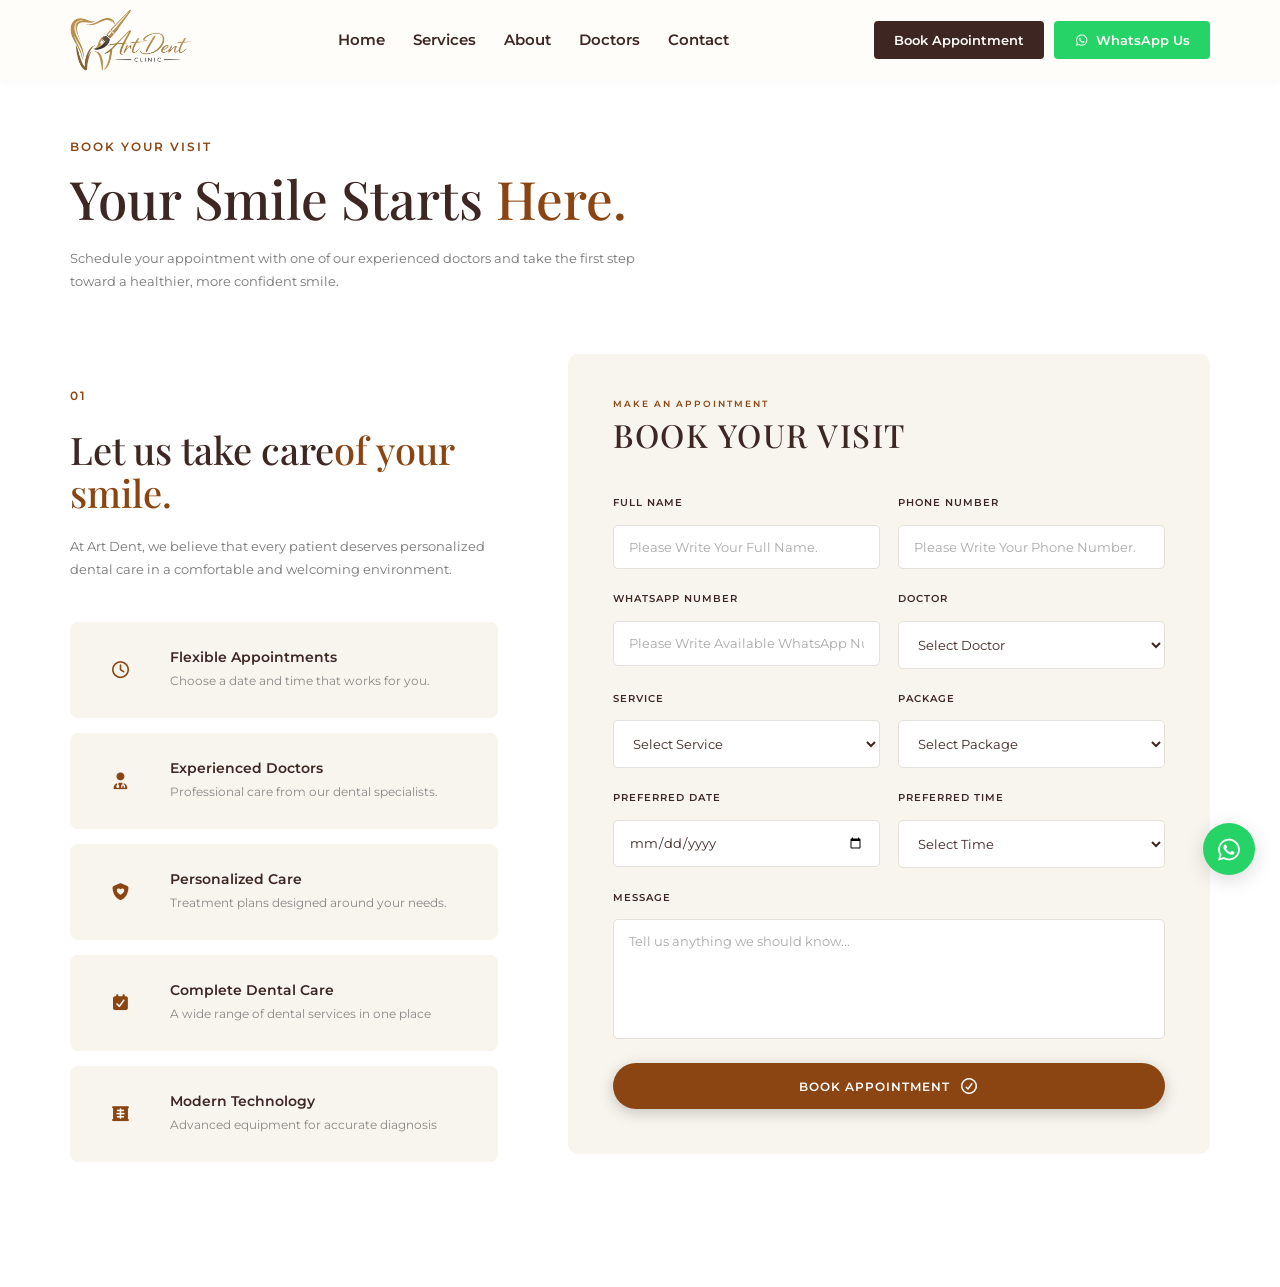
<file: appointment.html>
<!DOCTYPE html>
<html lang="en">

<head>
    <meta charset="UTF-8">
    <meta name="description"
        content="Art Dent Clinic offers professional dental care, teeth whitening, pediatric dentistry, and implants.">
    <meta name="viewport" content="width=device-width, initial-scale=1.0" />
    <title>Book Appointment</title>

    <!--Render all elments Normally-->
    <link rel="stylesheet" href="Css/normalize.css">
    <!--Main template CSS File-->
    <link rel="stylesheet" href="Css/homepage.css">
    <link rel="stylesheet" href="Css/appointment.css">
    <!--Media Query For accessability-->
    <link rel="stylesheet" href="Css/mediaquery.css">
    <!--Font Awesome Library-->
    <link rel="stylesheet" href="Css/all.min.css">
    <!--Icond Tab-->
    <link rel="icon" href="images/tab's-Icons/appointments.png">
    <!--Google Fonts-->
    <link rel="preconnect" href="https://fonts.googleapis.com">
    <link rel="preconnect" href="https://fonts.gstatic.com" crossorigin>
    <link
        href="https://fonts.googleapis.com/css2?family=Montserrat:wght@400;500;600;700&family=Playfair+Display:wght@500;600;700&display=swap"
        rel="stylesheet">
</head>

<body>
    <!--NavBar-->
    <header class="header">
        <div class="container">
            <a href="index.html" class="logo">
                <img src="images/logo.png" alt="Art Dent Clinic Logo">
            </a>
            <nav class="navbar">
                <i class="fas fa-bars toggle-menu"></i>
                <ul>
                    <li><a href="index.html#home">Home</a></li>
                    <li><a href="index.html#services">Services</a></li>
                    <li><a href="about.html">About</a></li>
                    <li><a href="index.html#doctors">Doctors</a></li>
                    <li><a href="index.html#contact">Contact</a></li>
                </ul>
            </nav>

            <div class="header-buttons">
                <a href="appointment.html" class="header-button">Book Appointment</a>
                <a href="https://wa.me/201055727370" target="_blank" rel="noopener noreferrer"
                    class="header-button whatsapp-btn">
                    <i class="fab fa-whatsapp"></i> WhatsApp Us
                </a>
            </div>
        </div>
    </header>

    <!--====================-->
    <section class="appoint-page">
        <div class="container">
            <div class="appoint-heading">
                <span class="appoint-subtitle">Book Your Visit</span>
                <h1>Your Smile Starts <span>Here.</span></h1>
                <p>Schedule your appointment with one of our experienced
                    doctors and take the first step toward a healthier,
                    more confident smile.
                </p>
            </div>

            <div class="appoint-content">
                <div class="appoint-info">
                    <span class="info-number">01</span>
                    <h2> Let us take care<span>of your smile.</span></h2>
                    <p>At Art Dent, we believe that every patient deserves
                        personalized dental care in a comfortable and
                        welcoming environment.</p>
                    <div class="appoint-features">
                        <div class="appoint-feature">
                            <div class="feature-icon">
                                <i class="fa-regular fa-clock"></i>
                            </div>

                            <div>
                                <h3>Flexible Appointments</h3>
                                <p> Choose a date and time that works for you.</p>
                            </div>
                        </div>

                        <div class="appoint-feature">
                            <div class="feature-icon">
                                <i class="fa-solid fa-user-doctor"></i>
                            </div>

                            <div>
                                <h3>Experienced Doctors</h3>
                                <p>Professional care from our dental specialists.</p>
                            </div>
                        </div>

                        <div class="appoint-feature">
                            <div class="feature-icon">
                                <i class="fa-solid fa-shield-heart"></i>
                            </div>

                            <div>
                                <h3>Personalized Care</h3>
                                <p>Treatment plans designed around your needs.</p>
                            </div>
                        </div>

                        <div class="appoint-feature">
                            <div class="feature-icon">
                                <i class="fa-solid fa-calendar-check"></i>
                            </div>

                            <div>
                                <h3>Complete Dental Care</h3>
                                <p>A wide range of dental services in one place</p>
                            </div>
                        </div>

                        <div class="appoint-feature">
                            <div class="feature-icon">
                                <i class="fa-solid fa-x-ray"></i>
                            </div>

                            <div>
                                <h3>Modern Technology</h3>
                                <p>Advanced equipment for accurate diagnosis</p>
                            </div>
                        </div>
                    </div>
                </div>

                <div class="appoint-form-wrapper">
                    <form class="appoint-form" id="appointmentForm">
                        <div class="form-title">
                            <span>Make An Appointment</span>
                            <h2>Book Your Visit</h2>
                        </div>

                        <div class="form-row">
                            <div class="form-group">
                                <label for="name">Full Name</label>
                                <input type="text" name="name" id="name" required
                                    placeholder="Please Write Your Full Name.">
                            </div>
                            <div class="form-group">
                                <label for="phone">Phone Number</label>
                                <input type="tel" name="phone" id="phone" required
                                    placeholder="Please Write Your Phone Number.">
                            </div>
                        </div>

                        <div class="form-row">
                            <div class="form-group">
                                <label for="whatsapp-number">WhatsApp Number</label>
                                <input type="tel" name="whatsapp-number" id="whatsapp-number" required
                                    placeholder="Please Write Available WhatsApp Number.">
                            </div>
                            <div class="form-group">
                                <label for="doctor">Doctor</label>
                                <select id="doctor" name="doctor">
                                    <option value="" selected disabled>Select Doctor</option>
                                    <option value="mahmoud">Dr. Mahmoud Elsharkawy</option>
                                    <option value="mo-abdallah">Dr. Mohamed Abdallah</option>
                                    <option value="sahar">Dr. Sahar Hussein</option>
                                    <option value="mo-reda">Dr. Mohamed Reda</option>
                                    <option value="mo-alimam">Dr. Mohamed Al-Imam</option>
                                </select>
                            </div>
                        </div>

                        <div class="form-row">
                            <div class="form-group">
                                <label for="service">Service</label>
                                <select id="service" name="service">
                                    <option value="" selected disabled>Select Service</option>
                                    <option value="general">General Dental Care</option>
                                    <option value="fillings">Dental Fillings</option>
                                    <option value="implants">Dental Implants</option>
                                    <option value="prosthodontics">Prosthodontics</option>
                                    <option value="paediatrics">Paediatrics</option>
                                </select>
                            </div>
                            <div class="form-group">
                                <label for="package">Package</label>
                                <select id="package" name="package">
                                    <option value="" selected disabled>Select Package</option>
                                    <option value="basic">Basic Dental Care</option>
                                    <option value="complete">Complete Dental Care</option>
                                    <option value="family">Family Dental Package</option>
                                    <option value="none">None</option>
                                </select>
                            </div>
                        </div>

                        <div class="form-row">
                            <div class="form-group">
                                <label for="date">Preferred Date</label>
                                <input type="date" id="date" name="date" required>
                            </div>

                            <div class="form-group">
                                <label for="time">Preferred Time</label>
                                <select id="time" name="time" required>
                                    <option value="" selected disabled>Select Time</option>
                                    <option value="12:00">12:00 PM</option>
                                    <option value="13:00">01:00 PM</option>
                                    <option value="14:00">02:00 PM</option>
                                    <option value="15:00">03:00 PM</option>
                                    <option value="16:00">04:00 PM</option>
                                    <option value="17:00">05:00 PM</option>
                                    <option value="18:00">06:00 PM</option>
                                    <option value="19:00">07:00 PM</option>
                                    <option value="20:00">08:00 PM</option>
                                    <option value="21:00">09:00 PM</option>
                                    <option value="22:00">10:00 PM</option>
                                </select>
                            </div>
                        </div>

                        <div class="form-group">
                            <label for="message">Message</label>
                            <textarea id="message" name="message" rows="4"
                                placeholder="Tell us anything we should know..."></textarea>
                        </div>

                        <button type="submit" class="appoint-submit">
                            Book Appointment
                            <i class="fa-regular fa-circle-check"></i>
                        </button>
                    </form>
                </div>
            </div>
        </div>
    </section>

    <a href="https://wa.me/201055727370" target="_blank" rel="noopener noreferrer" class="whatsapp-float"
        aria-label="Contact us on WhatsApp"><i class="fa-brands fa-whatsapp"></i></a>

</body>

</html>
</file>
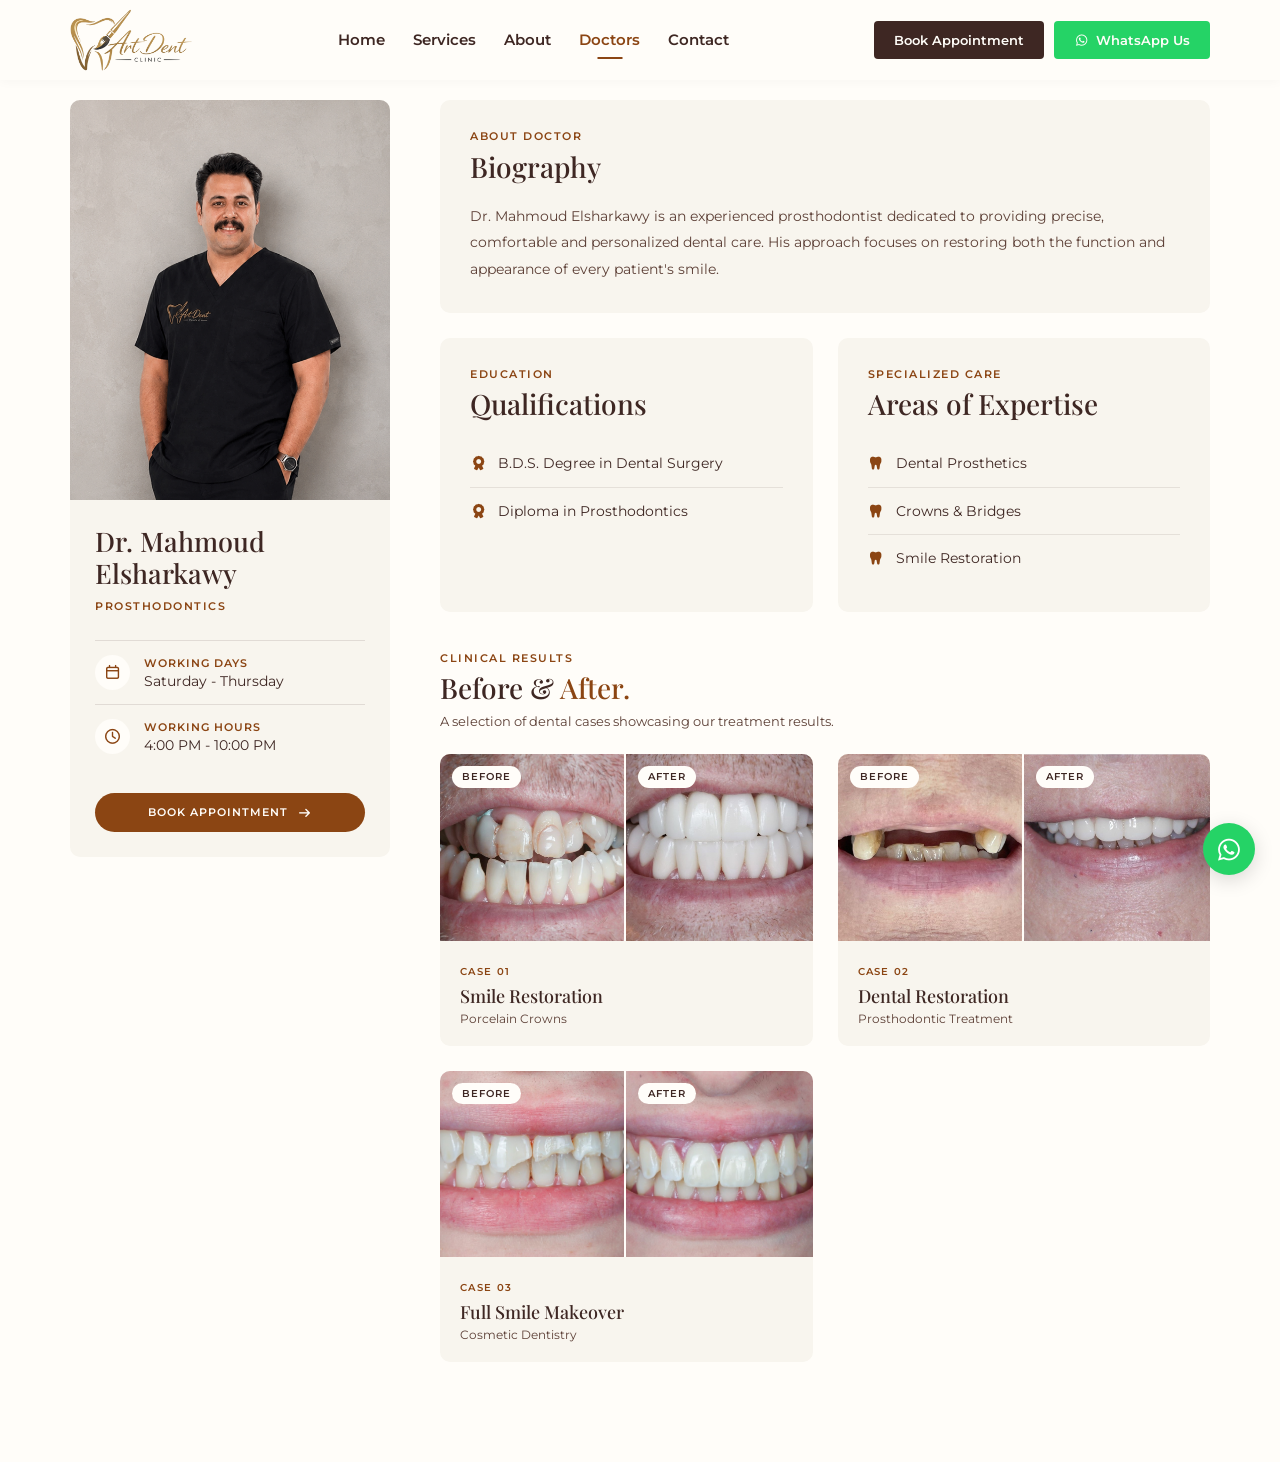
<file: doctor-profile.html>
<!DOCTYPE html>
<html lang="en">

<head>
    <meta charset="UTF-8">
    <meta name="viewport" content="width=device-width, initial-scale=1.0" />
    <meta name="description"
        content="Learn more about our doctors at Art Dent Clinic, including their qualifications, expertise, experience, and dental cases.">
    <title>Doctor Profile</title>

    <!--Render all elments Normally-->
    <link rel="stylesheet" href="Css/normalize.css">
    <!--Main template CSS File-->
    <link rel="stylesheet" href="Css/homepage.css">
    <link rel="stylesheet" href="Css/doctor-profile.css">
    <!--Media Query For accessability-->
    <link rel="stylesheet" href="Css/mediaquery.css">
    <!--Font Awesome Library-->
    <link rel="stylesheet" href="Css/all.min.css">
    <!--Icond Tab-->
    <link rel="icon" href="images/tab's-Icons/dentist.png">
    <!--Google Fonts-->
    <link rel="preconnect" href="https://fonts.googleapis.com">
    <link rel="preconnect" href="https://fonts.gstatic.com" crossorigin>
    <link
        href="https://fonts.googleapis.com/css2?family=Montserrat:wght@400;500;600;700&family=Playfair+Display:wght@500;600;700&display=swap"
        rel="stylesheet">
</head>

<body>
    <!--NavBar-->
    <header class="header">
        <div class="container">
            <a href="index.html" class="logo">
                <img src="images/logo.png" alt="Art Dent Clinic Logo">
            </a>
            <nav class="navbar">
                <i class="fas fa-bars toggle-menu"></i>
                <ul>
                    <li><a href="index.html#home">Home</a></li>
                    <li><a href="index.html#services">Services</a></li>
                    <li><a href="about.html">About</a></li>
                    <li><a href="index.html#doctors" class="active" aria-current="page">Doctors</a></li>
                    <li><a href="index.html#contact">Contact</a></li>
                </ul>
            </nav>

            <div class="header-buttons">
                <a href="appointment.html" class="header-button">Book Appointment</a>
                <a href="https://wa.me/201055727370" target="_blank" rel="noopener noreferrer"
                    class="header-button whatsapp-btn">
                    <i class="fab fa-whatsapp"></i> WhatsApp Us
                </a>
            </div>
        </div>
    </header>
    <!--==============-->

    <section class="doc-profile">
        <div class="container">
            <div class="doc-profile-layout">

                <!-- Side Card -->
                <aside class="doc-card">
                    <div class="doc-img">
                        <img src="images//doctors/doctor1.png" alt="Dr. Mahmoud Elsharkawy">
                    </div>
                    <div class="doc-info">
                        <h1>Dr. Mahmoud Elsharkawy</h1>
                        <span class="doctor-specialty">Prosthodontics</span>
                    </div>
                    <div class="doc-schedule">
                        <div class="sch-item">
                            <i class="fa-regular fa-calendar"></i>
                            <div>
                                <span>Working Days</span>
                                <p>Saturday - Thursday</p>
                            </div>
                        </div>
                        <div class="sch-item">
                            <i class="fa-regular fa-clock"></i>
                            <div>
                                <span>Working Hours</span>
                                <p>4:00 PM - 10:00 PM</p>
                            </div>
                        </div>
                    </div>
                    <a href="appointment.html" class="doc-book-btn"> Book Appointment
                        <i class="fa-solid fa-arrow-right"></i>
                    </a>
                </aside>

                <!-- Right Column Content -->
                <div class="doc-information">

                    <article class="doc-info-box biography">
                        <div class="box-heading">
                            <span>About Doctor</span>
                            <h2>Biography</h2>
                        </div>
                        <p>Dr. Mahmoud Elsharkawy is an experienced prosthodontist dedicated to providing precise,
                            comfortable and personalized dental care. His approach focuses on restoring both the
                            function and appearance of every patient's smile.</p>
                    </article>

                    <div class="doc-info-grid">
                        <article class="doc-info-box">
                            <div class="box-heading">
                                <span>Education</span>
                                <h2>Qualifications</h2>
                            </div>
                            <ul class="doc-list">
                                <li>
                                    <i class="fa-solid fa-award"></i>
                                    <span>B.D.S. Degree in Dental Surgery</span>
                                </li>
                                <li>
                                    <i class="fa-solid fa-award"></i>
                                    <span>Diploma in Prosthodontics</span>
                                </li>
                            </ul>
                        </article>

                        <article class="doc-info-box">
                            <div class="box-heading">
                                <span>Specialized Care</span>
                                <h2>Areas of Expertise</h2>
                            </div>
                            <ul class="doc-list">
                                <li>
                                    <i class="fa-solid fa-tooth"></i>
                                    <span>Dental Prosthetics</span>
                                </li>
                                <li>
                                    <i class="fa-solid fa-tooth"></i>
                                    <span>Crowns & Bridges</span>
                                </li>
                                <li>
                                    <i class="fa-solid fa-tooth"></i>
                                    <span>Smile Restoration</span>
                                </li>
                            </ul>
                        </article>
                    </div>


                    <div class="doc-cases">
                        <div class="cases-heading">
                            <span>Clinical Results</span>
                            <h2>Before & <strong>After.</strong></h2>
                            <p>A selection of dental cases showcasing our treatment results.</p>
                        </div>

                        <div class="cases-grid">
                            <article class="case-card">
                                <div class="case-imgs">
                                    <div class="case-img">
                                        <span>Before</span>
                                        <img src="images/doctors'-Cases/Dr.Mahoud-Elsharkawy/before01.jpg"
                                            alt="Before treatment - Smile Restoration">
                                    </div>
                                    <div class="case-img">
                                        <span>After</span>
                                        <img src="images/doctors'-Cases/Dr.Mahoud-Elsharkawy/after01.jpg"
                                            alt="After treatment - Smile Restoration">
                                    </div>
                                </div>
                                <div class="case-content">
                                    <span>Case 01</span>
                                    <h3>Smile Restoration</h3>
                                    <p>Porcelain Crowns</p>
                                </div>
                            </article>

                            <article class="case-card">
                                <div class="case-imgs">
                                    <div class="case-img">
                                        <span>Before</span>
                                        <img src="images/doctors'-Cases/Dr.Mahoud-Elsharkawy/before02.jpg"
                                            alt="Before treatment - Dental Restoration">
                                    </div>
                                    <div class="case-img">
                                        <span>After</span>
                                        <img src="images/doctors'-Cases/Dr.Mahoud-Elsharkawy/after02.jpg"
                                            alt="After treatment - Dental Restoration">
                                    </div>
                                </div>
                                <div class="case-content">
                                    <span>Case 02</span>
                                    <h3>Dental Restoration</h3>
                                    <p>Prosthodontic Treatment</p>
                                </div>
                            </article>

                            <article class="case-card">
                                <div class="case-imgs">
                                    <div class="case-img">
                                        <span>Before</span>
                                        <img src="images/doctors'-Cases/Dr.Mahoud-Elsharkawy/before03.jpg"
                                            alt="Before treatment Full Smile Makeover">
                                    </div>
                                    <div class="case-img">
                                        <span>After</span>
                                        <img src="images/doctors'-Cases/Dr.Mahoud-Elsharkawy/after03.jpg"
                                            alt="After treatment Full Smile Makeover">
                                    </div>
                                </div>
                                <div class="case-content">
                                    <span>Case 03</span>
                                    <h3>Full Smile Makeover</h3>
                                    <p>Cosmetic Dentistry</p>
                                </div>
                            </article>
                        </div>
                    </div>

                </div>
            </div>
        </div>
    </section>

    <a href="https://wa.me/201055727370" target="_blank" rel="noopener noreferrer" class="whatsapp-float"
        aria-label="Contact us on WhatsApp"><i class="fa-brands fa-whatsapp"></i></a>
</body>

</html>
</file>
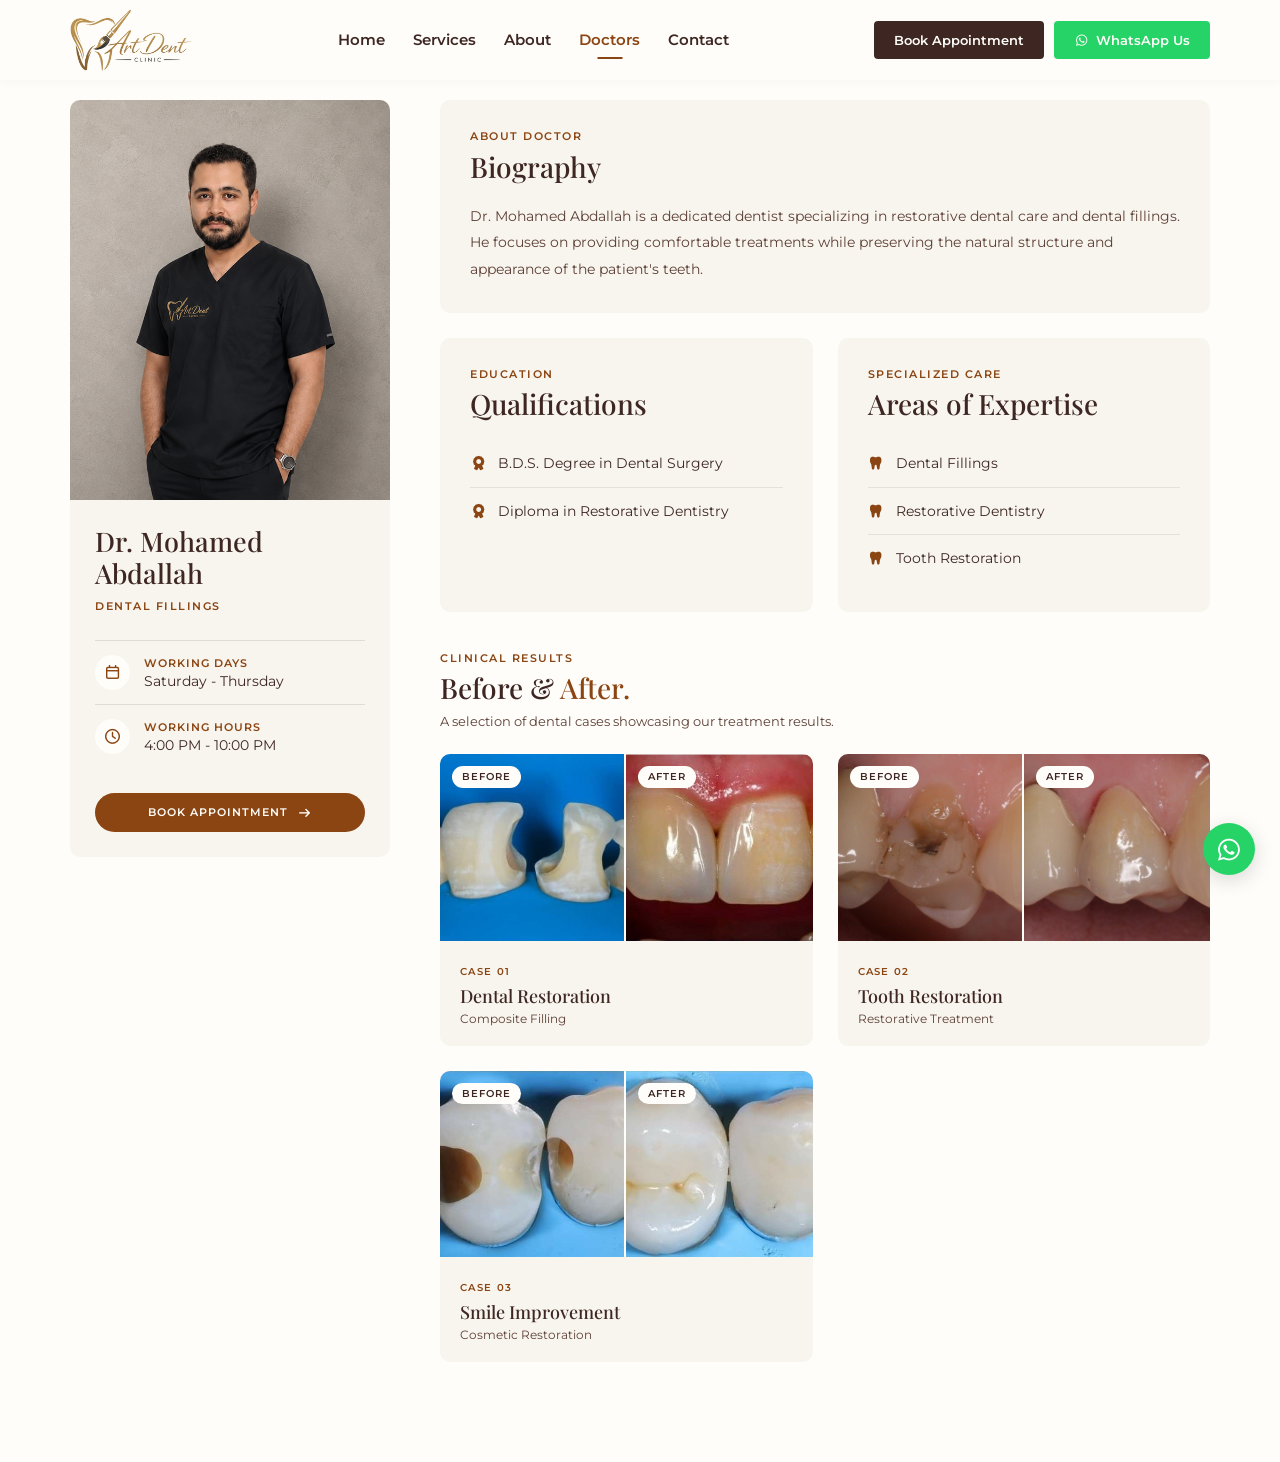
<file: Dr.MohamedAbdallah.html>
<!DOCTYPE html>
<html lang="en">

<head>
    <meta charset="UTF-8">
    <meta name="viewport" content="width=device-width, initial-scale=1.0" />
    <title>Doctor Profile</title>

    <!--Main template CSS File-->
    <link rel="stylesheet" href="Css/homepage.css">
    <link rel="stylesheet" href="Css/doctor-profile.css">
    <!--Render all elments Normally-->
    <link rel="stylesheet" href="Css/normalize.css">
    <!--Media Query For accessability-->
    <link rel="stylesheet" href="Css/mediaquery.css">
    <!--Font Awesome Library-->
    <link rel="stylesheet" href="Css/all.min.css">
    <!--Icond Tab-->
    <link rel="icon" href="images/tab's-Icons/dentist.png">
    <!--Google Fonts-->
    <link rel="preconnect" href="https://fonts.googleapis.com">
    <link rel="preconnect" href="https://fonts.gstatic.com" crossorigin>
    <link
        href="https://fonts.googleapis.com/css2?family=Montserrat:wght@400;500;600;700&family=Playfair+Display:wght@500;600;700&display=swap"
        rel="stylesheet">
</head>

<body>
    <!--NavBar-->
    <header class="header">
        <div class="container">
            <a href="#" class="logo">
                <img src="images/logo.png" alt="Art Dent Clinic Logo">
            </a>
            <nav class="navbar">
                <i class="fas fa-bars toggle-menu"></i>
                <ul>
                    <li><a href="index.html#home">Home</a></li>
                    <li><a href="index.html#services">Services</a></li>
                    <li><a href="about.html">About</a></li>
                    <li><a href="index.html#doctors" class="active" aria-current="page">Doctors</a></li>
                    <li><a href="index.html#contact">Contact</a></li>
                </ul>
            </nav>

            <div class="header-buttons">
                <a href="appointment.html" class="header-button">Book
                    Appointment</a>
                <a href="https://wa.me/201055727370" target="_blank" rel="noopener noreferrer"
                    class="header-button whatsapp-btn">
                    <i class="fab fa-whatsapp"></i> WhatsApp Us
                </a>
            </div>
        </div>
    </header>
    <!--==============-->

    <section class="doc-profile">
        <div class="container">
            <div class="doc-profile-layout">

                <!-- Side Card -->
                <aside class="doc-card">
                    <div class="doc-img">
                        <img src="images//doctors/doctor2.png" alt="Dr. Mohamed Abdallah">
                    </div>
                    <div class="doc-info">
                        <h1>Dr. Mohamed Abdallah</h1>
                        <span class="doctor-specialty">Dental Fillings</span>
                    </div>
                    <div class="doc-schedule">
                        <div class="sch-item">
                            <i class="fa-regular fa-calendar"></i>
                            <div>
                                <span>Working Days</span>
                                <p>Saturday - Thursday</p>
                            </div>
                        </div>
                        <div class="sch-item">
                            <i class="fa-regular fa-clock"></i>
                            <div>
                                <span>Working Hours</span>
                                <p>4:00 PM - 10:00 PM</p>
                            </div>
                        </div>
                    </div>
                    <a href="appointment.html" class="doc-book-btn">
                        Book Appointment
                        <i class="fa-solid fa-arrow-right"></i>
                    </a>
                </aside>

                <!-- Right Column Content -->
                <div class="doc-information">

                    <article class="doc-info-box biography">
                        <div class="box-heading">
                            <span>About Doctor</span>
                            <h2>Biography</h2>
                        </div>
                        <p>Dr. Mohamed Abdallah is a dedicated dentist specializing in
                            restorative dental care and dental fillings. He focuses on
                            providing comfortable treatments while preserving the natural
                            structure and appearance of the patient's teeth.</p>
                    </article>

                    <div class="doc-info-grid">
                        <article class="doc-info-box">
                            <div class="box-heading">
                                <span>Education</span>
                                <h2>Qualifications</h2>
                            </div>
                            <ul class="doc-list">
                                <li>
                                    <i class="fa-solid fa-award"></i>
                                    <span>B.D.S. Degree in Dental Surgery</span>
                                </li>
                                <li>
                                    <i class="fa-solid fa-award"></i>
                                    <span>Diploma in Restorative Dentistry</span>
                                </li>
                            </ul>
                        </article>

                        <article class="doc-info-box">
                            <div class="box-heading">
                                <span>Specialized Care</span>
                                <h2>Areas of Expertise</h2>
                            </div>
                            <ul class="doc-list">
                                <li>
                                    <i class="fa-solid fa-tooth"></i>
                                    <span>Dental Fillings</span>
                                </li>
                                <li>
                                    <i class="fa-solid fa-tooth"></i>
                                    <span>Restorative Dentistry</span>
                                </li>
                                <li>
                                    <i class="fa-solid fa-tooth"></i>
                                    <span>Tooth Restoration</span>
                                </li>
                            </ul>
                        </article>
                    </div>


                    <div class="doc-cases">
                        <div class="cases-heading">
                            <span>Clinical Results</span>
                            <h2>Before & <strong>After.</strong></h2>
                            <p>A selection of dental cases showcasing our treatment results.</p>
                        </div>

                        <div class="cases-grid">
                            <article class="case-card">
                                <div class="case-imgs">
                                    <div class="case-img">
                                        <span>Before</span>
                                        <img src="images/doctors'-Cases/Dr.Mohamed-Abdallah/before01.jpg"
                                            alt="Before treatment">
                                    </div>
                                    <div class="case-img">
                                        <span>After</span>
                                        <img src="images/doctors'-Cases/Dr.Mohamed-Abdallah/after01.jpg"
                                            alt="After treatment">
                                    </div>
                                </div>
                                <div class="case-content">
                                    <span>Case 01</span>
                                    <h3>Dental Restoration</h3>
                                    <p>Composite Filling</p>

                                </div>
                            </article>

                            <article class="case-card">
                                <div class="case-imgs">
                                    <div class="case-img">
                                        <span>Before</span>
                                        <img src="images/doctors'-Cases/Dr.Mohamed-Abdallah/before02.jpg"
                                            alt="Before treatment">
                                    </div>
                                    <div class="case-img">
                                        <span>After</span>
                                        <img src="images/doctors'-Cases/Dr.Mohamed-Abdallah/after02.jpg"
                                            alt="After treatment">
                                    </div>
                                </div>
                                <div class="case-content">
                                    <span>Case 02</span>
                                    <h3>Tooth Restoration</h3>
                                    <p>Restorative Treatment</p>
                                </div>
                            </article>

                            <article class="case-card">
                                <div class="case-imgs">
                                    <div class="case-img">
                                        <span>Before</span>
                                        <img src="images/doctors'-Cases/Dr.Mohamed-Abdallah/before03.jpg"
                                            alt="Before treatment">
                                    </div>
                                    <div class="case-img">
                                        <span>After</span>
                                        <img src="images/doctors'-Cases/Dr.Mohamed-Abdallah/after03.jpg"
                                            alt="After treatment">
                                    </div>
                                </div>
                                <div class="case-content">
                                    <span>Case 03</span>
                                    <h3>Smile Improvement</h3>
                                    <p>Cosmetic Restoration</p>
                                </div>
                            </article>
                        </div>
                    </div>

                </div>
            </div>
        </div>
    </section>

    <a href="https://wa.me/201055727370" target="_blank" rel="noopener noreferrer" class="whatsapp-float"
        aria-label="Contact us on WhatsApp"><i class="fa-brands fa-whatsapp"></i></a>
</body>

</html>
</file>
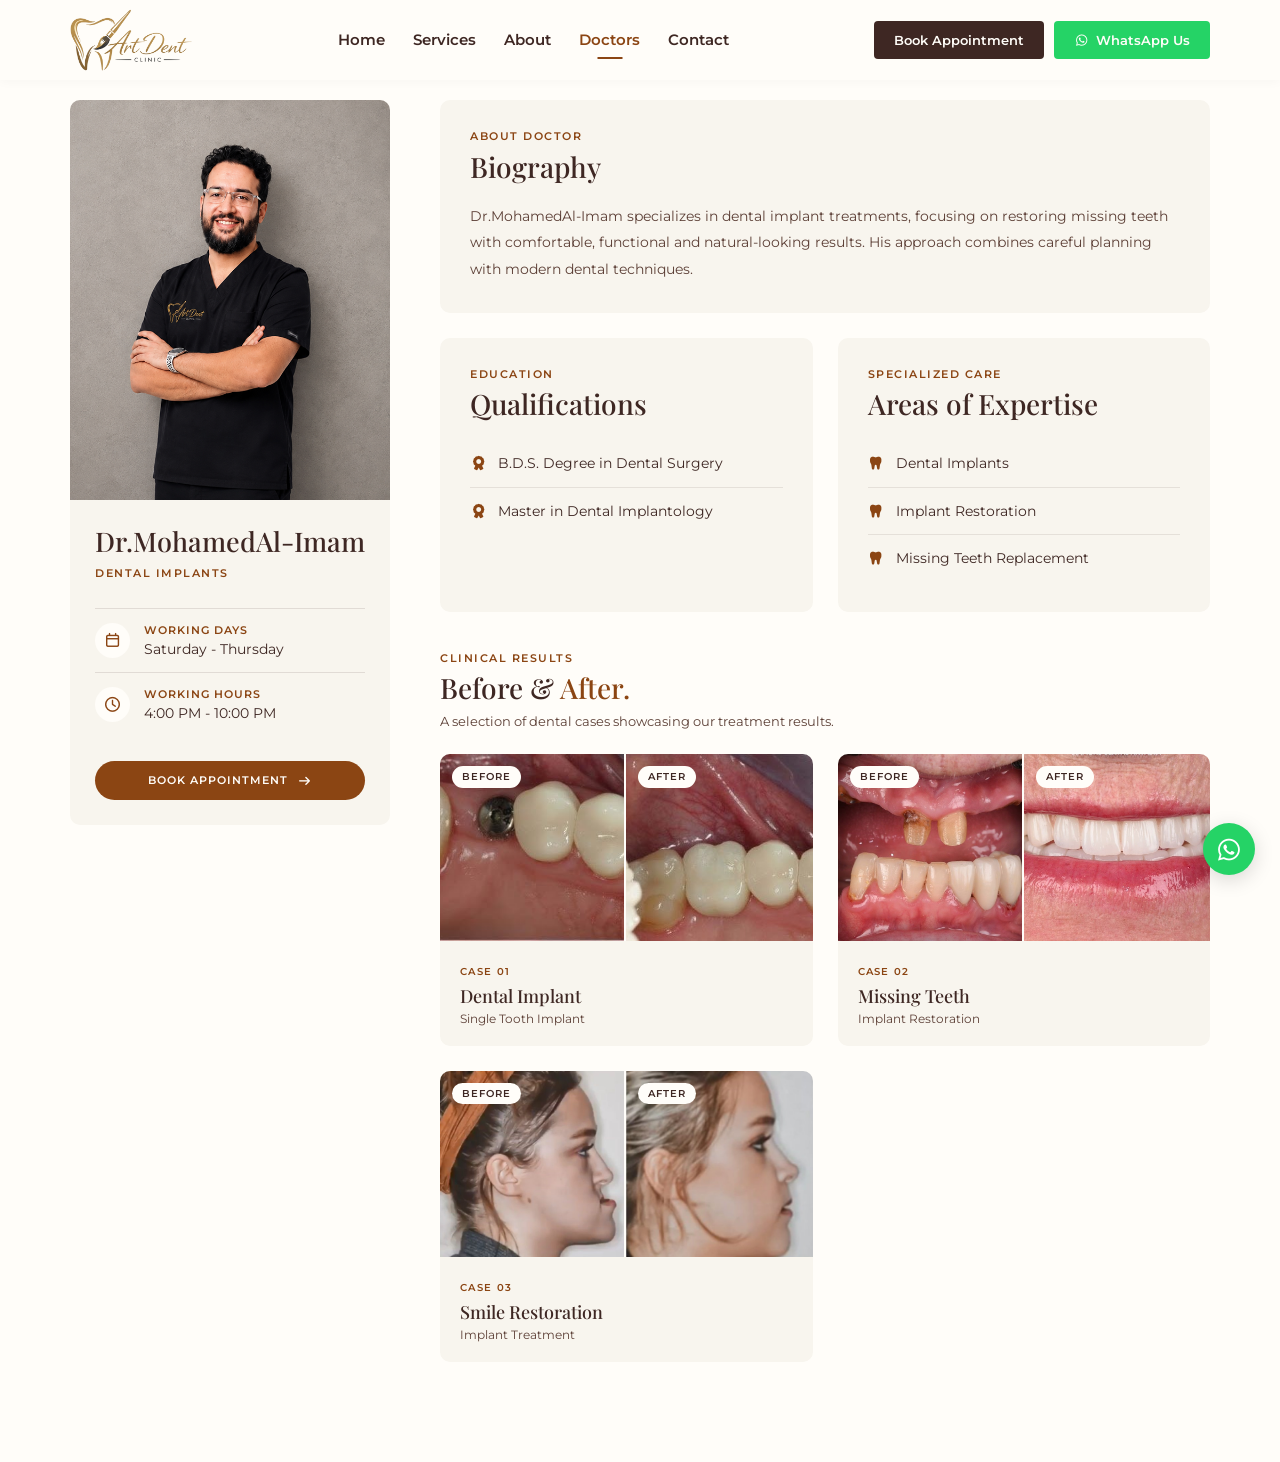
<file: Dr.MohamedAl-Imam.html>
<!DOCTYPE html>
<html lang="en">

<head>
    <meta charset="UTF-8">
    <meta name="viewport" content="width=device-width, initial-scale=1.0" />
    <title>Doctor Profile</title>

    <!--Main template CSS File-->
    <link rel="stylesheet" href="Css/homepage.css">
    <link rel="stylesheet" href="Css/doctor-profile.css">
    <!--Render all elments Normally-->
    <link rel="stylesheet" href="Css/normalize.css">
    <!--Media Query For accessability-->
    <link rel="stylesheet" href="Css/mediaquery.css">
    <!--Font Awesome Library-->
    <link rel="stylesheet" href="Css/all.min.css">
    <!--Icond Tab-->
    <link rel="icon" href="images/tab's-Icons/dentist.png">
    <!--Google Fonts-->
    <link rel="preconnect" href="https://fonts.googleapis.com">
    <link rel="preconnect" href="https://fonts.gstatic.com" crossorigin>
    <link
        href="https://fonts.googleapis.com/css2?family=Montserrat:wght@400;500;600;700&family=Playfair+Display:wght@500;600;700&display=swap"
        rel="stylesheet">
</head>

<body>
    <!--NavBar-->
    <header class="header">
        <div class="container">
            <a href="#" class="logo">
                <img src="images/logo.png" alt="Art Dent Clinic Logo">
            </a>
            <nav class="navbar">
                <i class="fas fa-bars toggle-menu"></i>
                <ul>
                    <li><a href="index.html#home">Home</a></li>
                    <li><a href="index.html#services">Services</a></li>
                    <li><a href="about.html">About</a></li>
                    <li><a href="index.html#doctors" class="active" aria-current="page">Doctors</a></li>
                    <li><a href="index.html#contact">Contact</a></li>
                </ul>
            </nav>

            <div class="header-buttons">
                <a href="appointment.html" class="header-button">Book
                    Appointment</a>
                <a href="https://wa.me/201055727370" target="_blank" rel="noopener noreferrer"
                    class="header-button whatsapp-btn">
                    <i class="fab fa-whatsapp"></i> WhatsApp Us
                </a>
            </div>
        </div>
    </header>
    <!--==============-->

    <section class="doc-profile">
        <div class="container">
            <div class="doc-profile-layout">

                <!-- Side Card -->
                <aside class="doc-card">
                    <div class="doc-img">
                        <img src="images//doctors/doctor5.png" alt="Dr.MohamedAl-Imam">
                    </div>
                    <div class="doc-info">
                        <h1>Dr.MohamedAl-Imam</h1>
                        <span class="doctor-specialty">Dental Implants</span>
                    </div>
                    <div class="doc-schedule">
                        <div class="sch-item">
                            <i class="fa-regular fa-calendar"></i>
                            <div>
                                <span>Working Days</span>
                                <p>Saturday - Thursday</p>
                            </div>
                        </div>
                        <div class="sch-item">
                            <i class="fa-regular fa-clock"></i>
                            <div>
                                <span>Working Hours</span>
                                <p>4:00 PM - 10:00 PM</p>
                            </div>
                        </div>
                    </div>
                    <a href="appointment.html" class="doc-book-btn">
                        Book Appointment
                        <i class="fa-solid fa-arrow-right"></i>
                    </a>
                </aside>

                <!-- Right Column Content -->
                <div class="doc-information">

                    <article class="doc-info-box biography">
                        <div class="box-heading">
                            <span>About Doctor</span>
                            <h2>Biography</h2>
                        </div>
                        <p>Dr.MohamedAl-Imam specializes in dental implant treatments, focusing
                            on restoring missing teeth with comfortable, functional and
                            natural-looking results. His approach combines careful planning with
                            modern dental techniques.</p>
                    </article>

                    <div class="doc-info-grid">
                        <article class="doc-info-box">
                            <div class="box-heading">
                                <span>Education</span>
                                <h2>Qualifications</h2>
                            </div>
                            <ul class="doc-list">
                                <li>
                                    <i class="fa-solid fa-award"></i>
                                    <span>B.D.S. Degree in Dental Surgery</span>
                                </li>
                                <li>
                                    <i class="fa-solid fa-award"></i>
                                    <span>Master in Dental Implantology</span>
                                </li>
                            </ul>
                        </article>

                        <article class="doc-info-box">
                            <div class="box-heading">
                                <span>Specialized Care</span>
                                <h2>Areas of Expertise</h2>
                            </div>
                            <ul class="doc-list">
                                <li>
                                    <i class="fa-solid fa-tooth"></i>
                                    <span>Dental Implants</span>
                                </li>
                                <li>
                                    <i class="fa-solid fa-tooth"></i>
                                    <span>Implant Restoration</span>
                                </li>
                                <li>
                                    <i class="fa-solid fa-tooth"></i>
                                    <span>Missing Teeth Replacement</span>
                                </li>
                            </ul>
                        </article>
                    </div>


                    <div class="doc-cases">
                        <div class="cases-heading">
                            <span>Clinical Results</span>
                            <h2>Before & <strong>After.</strong></h2>
                            <p>A selection of dental cases showcasing our treatment results.</p>
                        </div>

                        <div class="cases-grid">
                            <article class="case-card">
                                <div class="case-imgs">
                                    <div class="case-img">
                                        <span>Before</span>
                                        <img src="images/doctors'-Cases/Dr.MohamedAl-Imam/before01.jpg"
                                            alt="Before treatment">
                                    </div>
                                    <div class="case-img">
                                        <span>After</span>
                                        <img src="images/doctors'-Cases/Dr.MohamedAl-Imam/after01.jpg"
                                            alt="After treatment">
                                    </div>
                                </div>
                                <div class="case-content">
                                    <span>Case 01</span>
                                    <h3>Dental Implant</h3>
                                    <p>Single Tooth Implant</p>
                                </div>
                            </article>

                            <article class="case-card">
                                <div class="case-imgs">
                                    <div class="case-img">
                                        <span>Before</span>
                                        <img src="images/doctors'-Cases/Dr.MohamedAl-Imam/before02.jpg"
                                            alt="Before treatment">
                                    </div>
                                    <div class="case-img">
                                        <span>After</span>
                                        <img src="images/doctors'-Cases/Dr.MohamedAl-Imam/after02.jpg"
                                            alt="After treatment">
                                    </div>
                                </div>
                                <div class="case-content">
                                    <span>Case 02</span>
                                    <h3>Missing Teeth</h3>
                                    <p>Implant Restoration</p>
                                </div>
                            </article>

                            <article class="case-card">
                                <div class="case-imgs">
                                    <div class="case-img">
                                        <span>Before</span>
                                        <img src="images/doctors'-Cases/Dr.MohamedAl-Imam/before03.jpg"
                                            alt="Before treatment">
                                    </div>
                                    <div class="case-img">
                                        <span>After</span>
                                        <img src="images/doctors'-Cases/Dr.MohamedAl-Imam/after03.jpg"
                                            alt="After treatment">
                                    </div>
                                </div>
                                <div class="case-content">
                                    <span>Case 03</span>
                                    <h3>Smile Restoration</h3>
                                    <p>Implant Treatment</p>
                                </div>
                            </article>
                        </div>
                    </div>

                </div>
            </div>
        </div>
    </section>

    <a href="https://wa.me/201055727370" target="_blank" rel="noopener noreferrer" class="whatsapp-float"
        aria-label="Contact us on WhatsApp"><i class="fa-brands fa-whatsapp"></i></a>
</body>

</html>
</file>
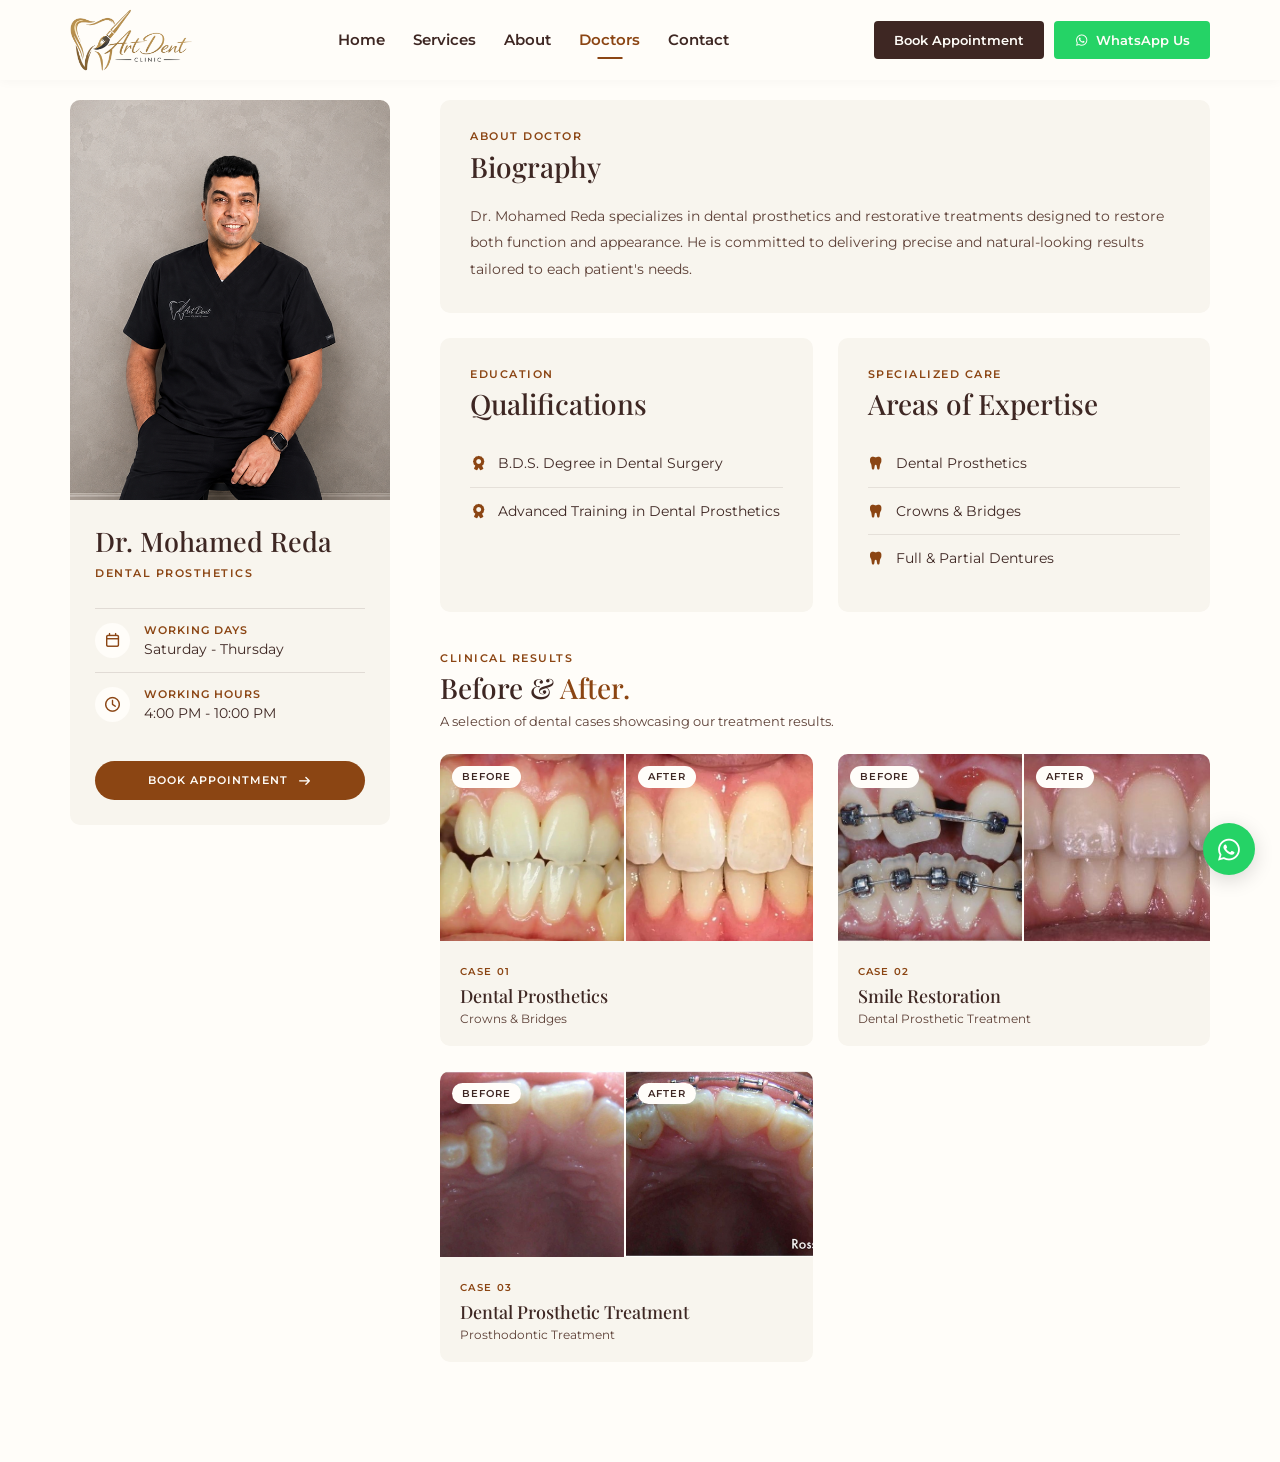
<file: Dr.MohamedReda.html>
<!DOCTYPE html>
<html lang="en">

<head>
    <meta charset="UTF-8">
    <meta name="viewport" content="width=device-width, initial-scale=1.0" />
    <title>Doctor Profile</title>

    <!--Main template CSS File-->
    <link rel="stylesheet" href="Css/homepage.css">
    <link rel="stylesheet" href="Css/doctor-profile.css">
    <!--Render all elments Normally-->
    <link rel="stylesheet" href="Css/normalize.css">
    <!--Media Query For accessability-->
    <link rel="stylesheet" href="Css/mediaquery.css">
    <!--Font Awesome Library-->
    <link rel="stylesheet" href="Css/all.min.css">
    <!--Icond Tab-->
    <link rel="icon" href="images/tab's-Icons/dentist.png">
    <!--Google Fonts-->
    <link rel="preconnect" href="https://fonts.googleapis.com">
    <link rel="preconnect" href="https://fonts.gstatic.com" crossorigin>
    <link
        href="https://fonts.googleapis.com/css2?family=Montserrat:wght@400;500;600;700&family=Playfair+Display:wght@500;600;700&display=swap"
        rel="stylesheet">
</head>

<body>
    <!--NavBar-->
    <header class="header">
        <div class="container">
            <a href="#" class="logo">
                <img src="images/logo.png" alt="Art Dent Clinic Logo">
            </a>
            <nav class="navbar">
                <i class="fas fa-bars toggle-menu"></i>
                <ul>
                    <li><a href="index.html#home">Home</a></li>
                    <li><a href="index.html#services">Services</a></li>
                    <li><a href="about.html">About</a></li>
                    <li><a href="index.html#doctors" class="active" aria-current="page">Doctors</a></li>
                    <li><a href="index.html#contact">Contact</a></li>
                </ul>
            </nav>

            <div class="header-buttons">
                <a href="appointment.htm1" class="header-button">Book
                    Appointment</a>
                <a href="https://wa.me/201055727370" target="_blank" rel="noopener noreferrer"
                    class="header-button whatsapp-btn">
                    <i class="fab fa-whatsapp"></i> WhatsApp Us
                </a>
            </div>
        </div>
    </header>
    <!--==============-->

    <section class="doc-profile">
        <div class="container">
            <div class="doc-profile-layout">

                <!-- Side Card -->
                <aside class="doc-card">
                    <div class="doc-img">
                        <img src="images//doctors/doctor4.png" alt="Dr. Mohamed Reda">
                    </div>
                    <div class="doc-info">
                        <h1>Dr. Mohamed Reda</h1>
                        <span class="doctor-specialty">Dental Prosthetics</span>
                    </div>
                    <div class="doc-schedule">
                        <div class="sch-item">
                            <i class="fa-regular fa-calendar"></i>
                            <div>
                                <span>Working Days</span>
                                <p>Saturday - Thursday</p>
                            </div>
                        </div>
                        <div class="sch-item">
                            <i class="fa-regular fa-clock"></i>
                            <div>
                                <span>Working Hours</span>
                                <p>4:00 PM - 10:00 PM</p>
                            </div>
                        </div>
                    </div>
                    <a href="appointment.html" class="doc-book-btn">
                        Book Appointment
                        <i class="fa-solid fa-arrow-right"></i>
                    </a>
                </aside>

                <!-- Right Column Content -->
                <div class="doc-information">

                    <article class="doc-info-box biography">
                        <div class="box-heading">
                            <span>About Doctor</span>
                            <h2>Biography</h2>
                        </div>
                        <p>Dr. Mohamed Reda specializes in dental prosthetics and restorative
                            treatments designed to restore both function and appearance. He is
                            committed to delivering precise and natural-looking results tailored
                            to each patient's needs.</p>
                    </article>

                    <div class="doc-info-grid">
                        <article class="doc-info-box">
                            <div class="box-heading">
                                <span>Education</span>
                                <h2>Qualifications</h2>
                            </div>
                            <ul class="doc-list">
                                <li>
                                    <i class="fa-solid fa-award"></i>
                                    <span>B.D.S. Degree in Dental Surgery</span>
                                </li>
                                <li>
                                    <i class="fa-solid fa-award"></i>
                                    <span>Advanced Training in Dental Prosthetics</span>
                                </li>
                            </ul>
                        </article>

                        <article class="doc-info-box">
                            <div class="box-heading">
                                <span>Specialized Care</span>
                                <h2>Areas of Expertise</h2>
                            </div>
                            <ul class="doc-list">
                                <li>
                                    <i class="fa-solid fa-tooth"></i>
                                    <span>Dental Prosthetics</span>
                                </li>
                                <li>
                                    <i class="fa-solid fa-tooth"></i>
                                    <span>Crowns & Bridges</span>
                                </li>
                                <li>
                                    <i class="fa-solid fa-tooth"></i>
                                    <span>Full & Partial Dentures</span>
                                </li>
                            </ul>
                        </article>
                    </div>


                    <div class="doc-cases">
                        <div class="cases-heading">
                            <span>Clinical Results</span>
                            <h2>Before & <strong>After.</strong></h2>
                            <p>A selection of dental cases showcasing our treatment results.</p>
                        </div>

                        <div class="cases-grid">
                            <article class="case-card">
                                <div class="case-imgs">
                                    <div class="case-img">
                                        <span>Before</span>
                                        <img src="images/doctors'-Cases/Dr.Mohamed-Reda/before01.jpg"
                                            alt="Before treatment">
                                    </div>
                                    <div class="case-img">
                                        <span>After</span>
                                        <img src="images/doctors'-Cases/Dr.Mohamed-Reda/after01.jpg"
                                            alt="After treatment">
                                    </div>
                                </div>
                                <div class="case-content">
                                    <span>Case 01</span>
                                    <h3>Dental Prosthetics</h3>
                                    <p>Crowns & Bridges</p>
                                </div>
                            </article>

                            <article class="case-card">
                                <div class="case-imgs">
                                    <div class="case-img">
                                        <span>Before</span>
                                        <img src="images/doctors'-Cases/Dr.Mohamed-Reda/before02.jpg"
                                            alt="Before treatment">
                                    </div>
                                    <div class="case-img">
                                        <span>After</span>
                                        <img src="images/doctors'-Cases/Dr.Mohamed-Reda/after02.jpg"
                                            alt="After treatment">
                                    </div>
                                </div>
                                <div class="case-content">
                                    <span>Case 02</span>
                                    <h3>Smile Restoration</h3>
                                    <p>Dental Prosthetic Treatment</p>
                                </div>
                            </article>

                            <article class="case-card">
                                <div class="case-imgs">
                                    <div class="case-img">
                                        <span>Before</span>
                                        <img src="images/doctors'-Cases/Dr.Mohamed-Reda/before03.jpg"
                                            alt="Before treatment">
                                    </div>
                                    <div class="case-img">
                                        <span>After</span>
                                        <img src="images/doctors'-Cases/Dr.Mohamed-Reda/after03.jpg"
                                            alt="After treatment">
                                    </div>
                                </div>
                                <div class="case-content">
                                    <span>Case 03</span>
                                    <h3>Dental Prosthetic Treatment</h3>
                                    <p>Prosthodontic Treatment</p>
                                </div>
                            </article>
                        </div>
                    </div>

                </div>
            </div>
        </div>
    </section>

    <a href="https://wa.me/201055727370" target="_blank" rel="noopener noreferrer" class="whatsapp-float"
        aria-label="Contact us on WhatsApp"><i class="fa-brands fa-whatsapp"></i></a>
</body>

</html>
</file>
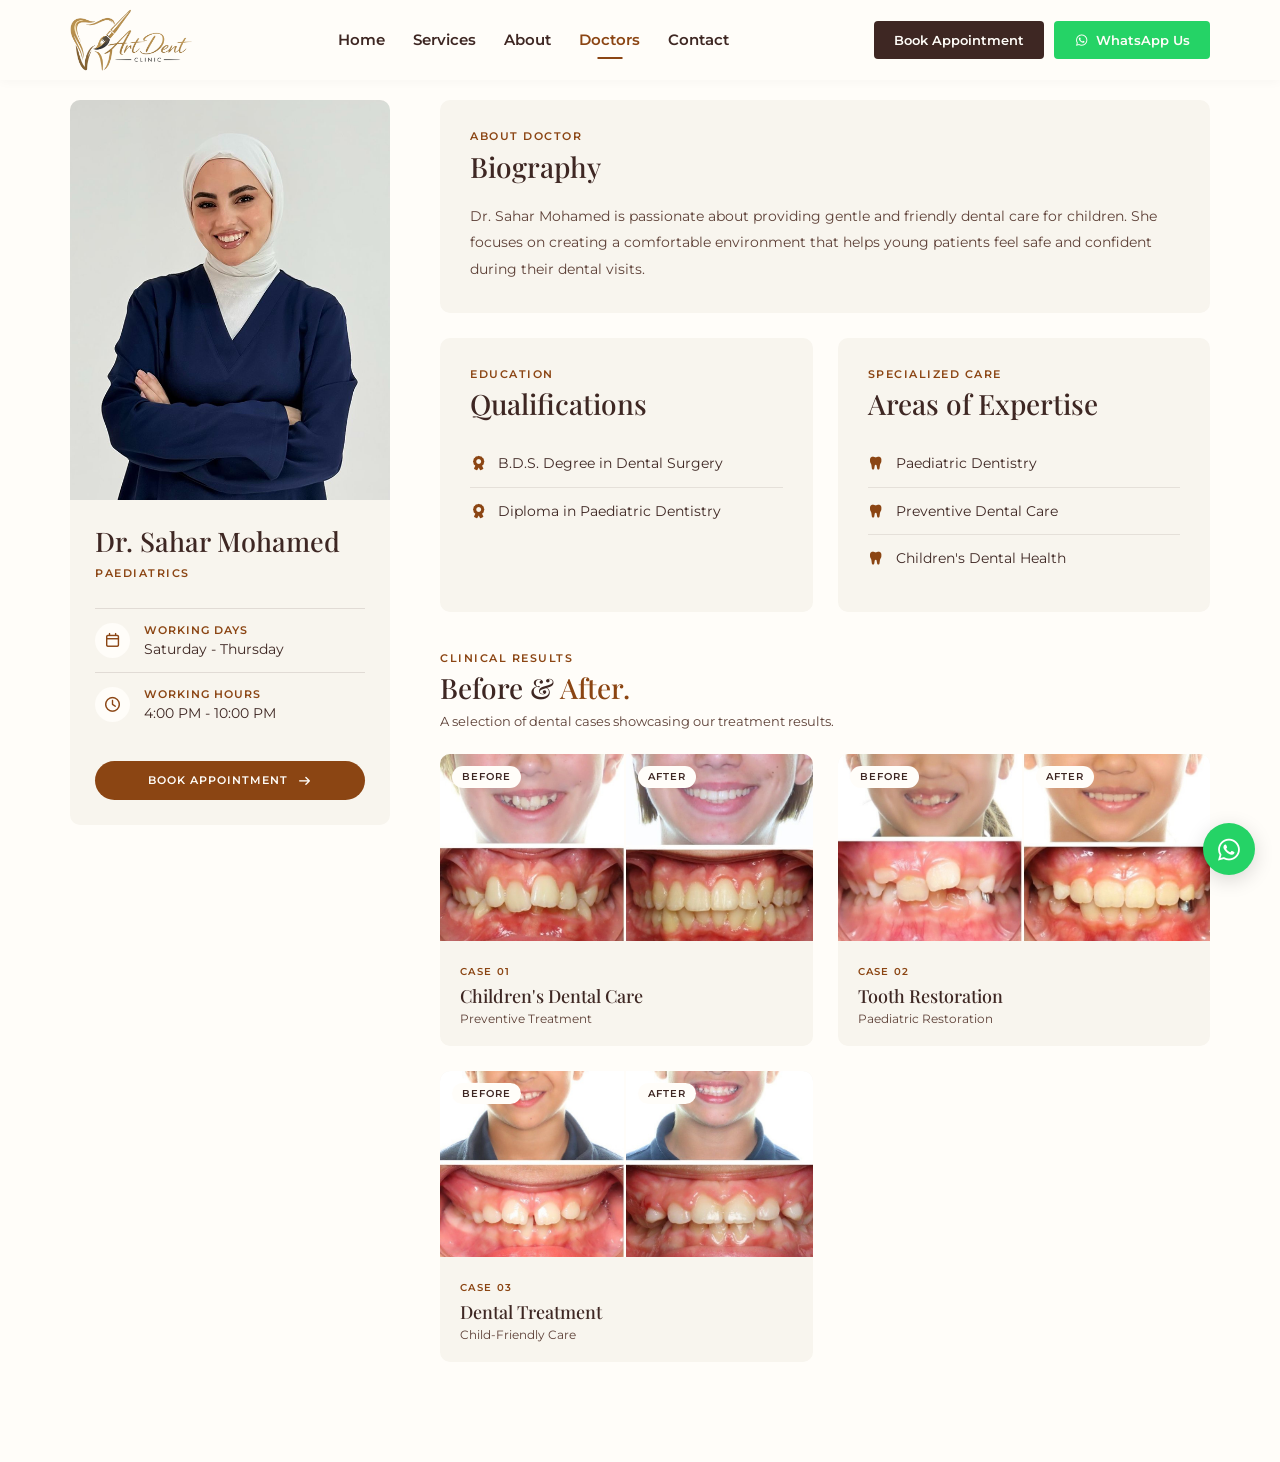
<file: Dr.SaharHussein.html>
<!DOCTYPE html>
<html lang="en">

<head>
    <meta charset="UTF-8">
    <meta name="viewport" content="width=device-width, initial-scale=1.0" />
    <title>Doctor Profile</title>

    <!--Main template CSS File-->
    <link rel="stylesheet" href="Css/homepage.css">
    <link rel="stylesheet" href="Css/doctor-profile.css">
    <!--Render all elments Normally-->
    <link rel="stylesheet" href="Css/normalize.css">
    <!--Media Query For accessability-->
    <link rel="stylesheet" href="Css/mediaquery.css">
    <!--Font Awesome Library-->
    <link rel="stylesheet" href="Css/all.min.css">
    <!--Icond Tab-->
    <link rel="icon" href="images/tab's-Icons/dentist.png">
    <!--Google Fonts-->
    <link rel="preconnect" href="https://fonts.googleapis.com">
    <link rel="preconnect" href="https://fonts.gstatic.com" crossorigin>
    <link
        href="https://fonts.googleapis.com/css2?family=Montserrat:wght@400;500;600;700&family=Playfair+Display:wght@500;600;700&display=swap"
        rel="stylesheet">
</head>

<body>
    <!--NavBar-->
    <header class="header">
        <div class="container">
            <a href="#" class="logo">
                <img src="images/logo.png" alt="Art Dent Clinic Logo">
            </a>
            <nav class="navbar">
                <i class="fas fa-bars toggle-menu"></i>
                <ul>
                    <li><a href="index.html#home">Home</a></li>
                    <li><a href="index.html#services">Services</a></li>
                    <li><a href="about.html">About</a></li>
                    <li><a href="index.html#doctors" class="active" aria-current="page">Doctors</a></li>
                    <li><a href="index.html#contact">Contact</a></li>
                </ul>
            </nav>

            <div class="header-buttons">
                <a href="appointment.html" class="header-button">Book
                    Appointment</a>
                <a href="https://wa.me/201055727370" target="_blank" rel="noopener noreferrer"
                    class="header-button whatsapp-btn">
                    <i class="fab fa-whatsapp"></i> WhatsApp Us
                </a>
            </div>
        </div>
    </header>
    <!--==============-->

    <section class="doc-profile">
        <div class="container">
            <div class="doc-profile-layout">

                <!-- Side Card -->
                <aside class="doc-card">
                    <div class="doc-img">
                        <img src="images//doctors/doctor3.png" alt="Dr. Sahar Mohamed">
                    </div>
                    <div class="doc-info">
                        <h1>Dr. Sahar Mohamed</h1>
                        <span class="doctor-specialty">Paediatrics</span>
                    </div>
                    <div class="doc-schedule">
                        <div class="sch-item">
                            <i class="fa-regular fa-calendar"></i>
                            <div>
                                <span>Working Days</span>
                                <p>Saturday - Thursday</p>
                            </div>
                        </div>
                        <div class="sch-item">
                            <i class="fa-regular fa-clock"></i>
                            <div>
                                <span>Working Hours</span>
                                <p>4:00 PM - 10:00 PM</p>
                            </div>
                        </div>
                    </div>
                    <a href="appointment.html" class="doc-book-btn">
                        Book Appointment
                        <i class="fa-solid fa-arrow-right"></i>
                    </a>
                </aside>

                <!-- Right Column Content -->
                <div class="doc-information">

                    <article class="doc-info-box biography">
                        <div class="box-heading">
                            <span>About Doctor</span>
                            <h2>Biography</h2>
                        </div>
                        <p>Dr. Sahar Mohamed is passionate about providing gentle and friendly
                            dental care for children. She focuses on creating a comfortable
                            environment that helps young patients feel safe and confident during
                            their dental visits.</p>
                    </article>

                    <div class="doc-info-grid">
                        <article class="doc-info-box">
                            <div class="box-heading">
                                <span>Education</span>
                                <h2>Qualifications</h2>
                            </div>
                            <ul class="doc-list">
                                <li>
                                    <i class="fa-solid fa-award"></i>
                                    <span>B.D.S. Degree in Dental Surgery</span>
                                </li>
                                <li>
                                    <i class="fa-solid fa-award"></i>
                                    <span>Diploma in Paediatric Dentistry</span>
                                </li>
                            </ul>
                        </article>

                        <article class="doc-info-box">
                            <div class="box-heading">
                                <span>Specialized Care</span>
                                <h2>Areas of Expertise</h2>
                            </div>
                            <ul class="doc-list">
                                <li>
                                    <i class="fa-solid fa-tooth"></i>
                                    <span>Paediatric Dentistry</span>
                                </li>
                                <li>
                                    <i class="fa-solid fa-tooth"></i>
                                    <span>Preventive Dental Care</span>
                                </li>
                                <li>
                                    <i class="fa-solid fa-tooth"></i>
                                    <span>Children's Dental Health</span>
                                </li>
                            </ul>
                        </article>
                    </div>


                    <div class="doc-cases">
                        <div class="cases-heading">
                            <span>Clinical Results</span>
                            <h2>Before & <strong>After.</strong></h2>
                            <p>A selection of dental cases showcasing our treatment results.</p>
                        </div>

                        <div class="cases-grid">
                            <article class="case-card">
                                <div class="case-imgs">
                                    <div class="case-img">
                                        <span>Before</span>
                                        <img src="images/doctors'-Cases/Dr.Sahar/before01.jpg" alt="Before treatment">
                                    </div>
                                    <div class="case-img">
                                        <span>After</span>
                                        <img src="images/doctors'-Cases/Dr.Sahar/after01.jpg" alt="After treatment">
                                    </div>
                                </div>
                                <div class="case-content">
                                    <span>Case 01</span>
                                    <h3>Children's Dental Care</h3>
                                    <p>Preventive Treatment</p>
                                </div>
                            </article>

                            <article class="case-card">
                                <div class="case-imgs">
                                    <div class="case-img">
                                        <span>Before</span>
                                        <img src="images/doctors'-Cases/Dr.Sahar/before02.jpg" alt="Before treatment">
                                    </div>
                                    <div class="case-img">
                                        <span>After</span>
                                        <img src="images/doctors'-Cases/Dr.Sahar/after02.jpg" alt="After treatment">
                                    </div>
                                </div>
                                <div class="case-content">
                                    <span>Case 02</span>
                                    <h3>Tooth Restoration</h3>
                                    <p>Paediatric Restoration</p>
                                </div>
                            </article>

                            <article class="case-card">
                                <div class="case-imgs">
                                    <div class="case-img">
                                        <span>Before</span>
                                        <img src="images/doctors'-Cases/Dr.Sahar/before03.jpg" alt="Before treatment">
                                    </div>
                                    <div class="case-img">
                                        <span>After</span>
                                        <img src="images/doctors'-Cases/Dr.Sahar/after03.jpg" alt="After treatment">
                                    </div>
                                </div>
                                <div class="case-content">
                                    <span>Case 03</span>
                                    <h3>Dental Treatment</h3>
                                    <p>Child-Friendly Care</p>
                                </div>
                            </article>
                        </div>
                    </div>

                </div>
            </div>
        </div>
    </section>

    <a href="https://wa.me/201055727370" target="_blank" rel="noopener noreferrer" class="whatsapp-float"
        aria-label="Contact us on WhatsApp"><i class="fa-brands fa-whatsapp"></i></a>
</body>

</html>
</file>
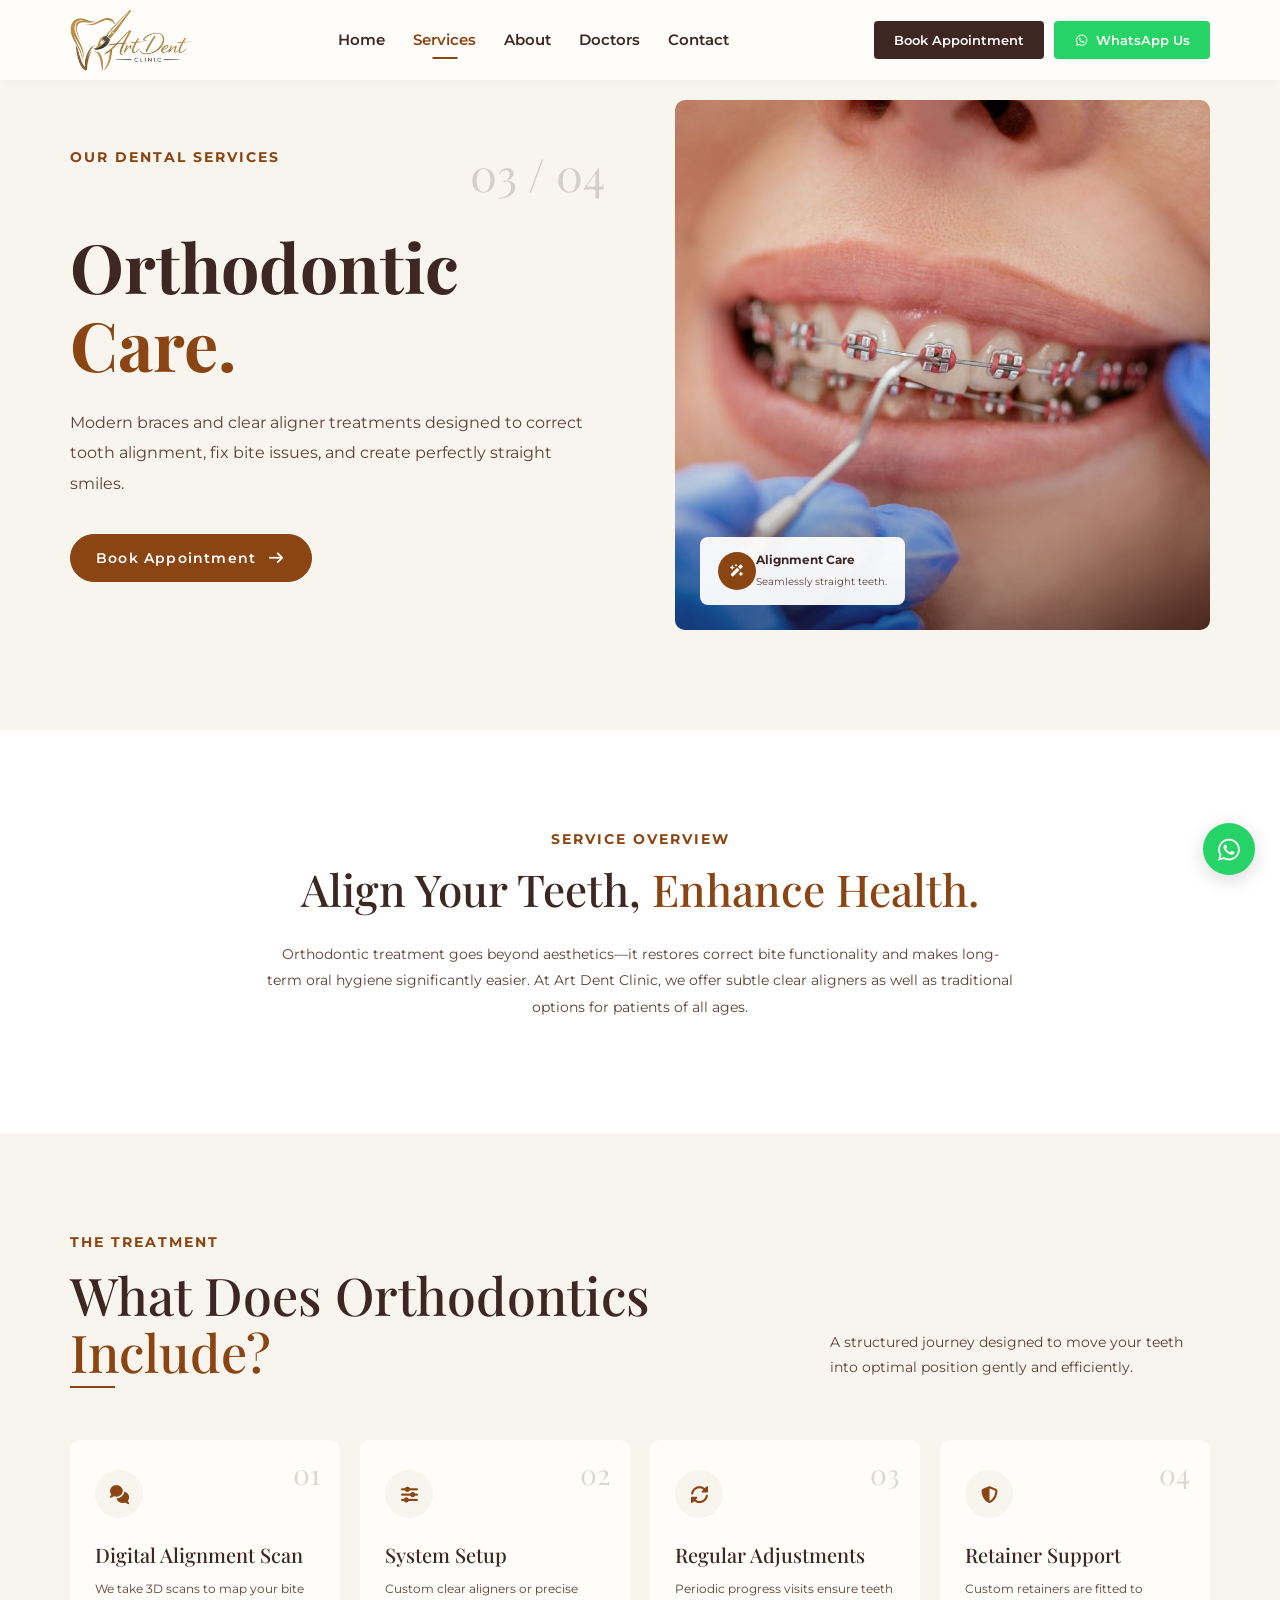
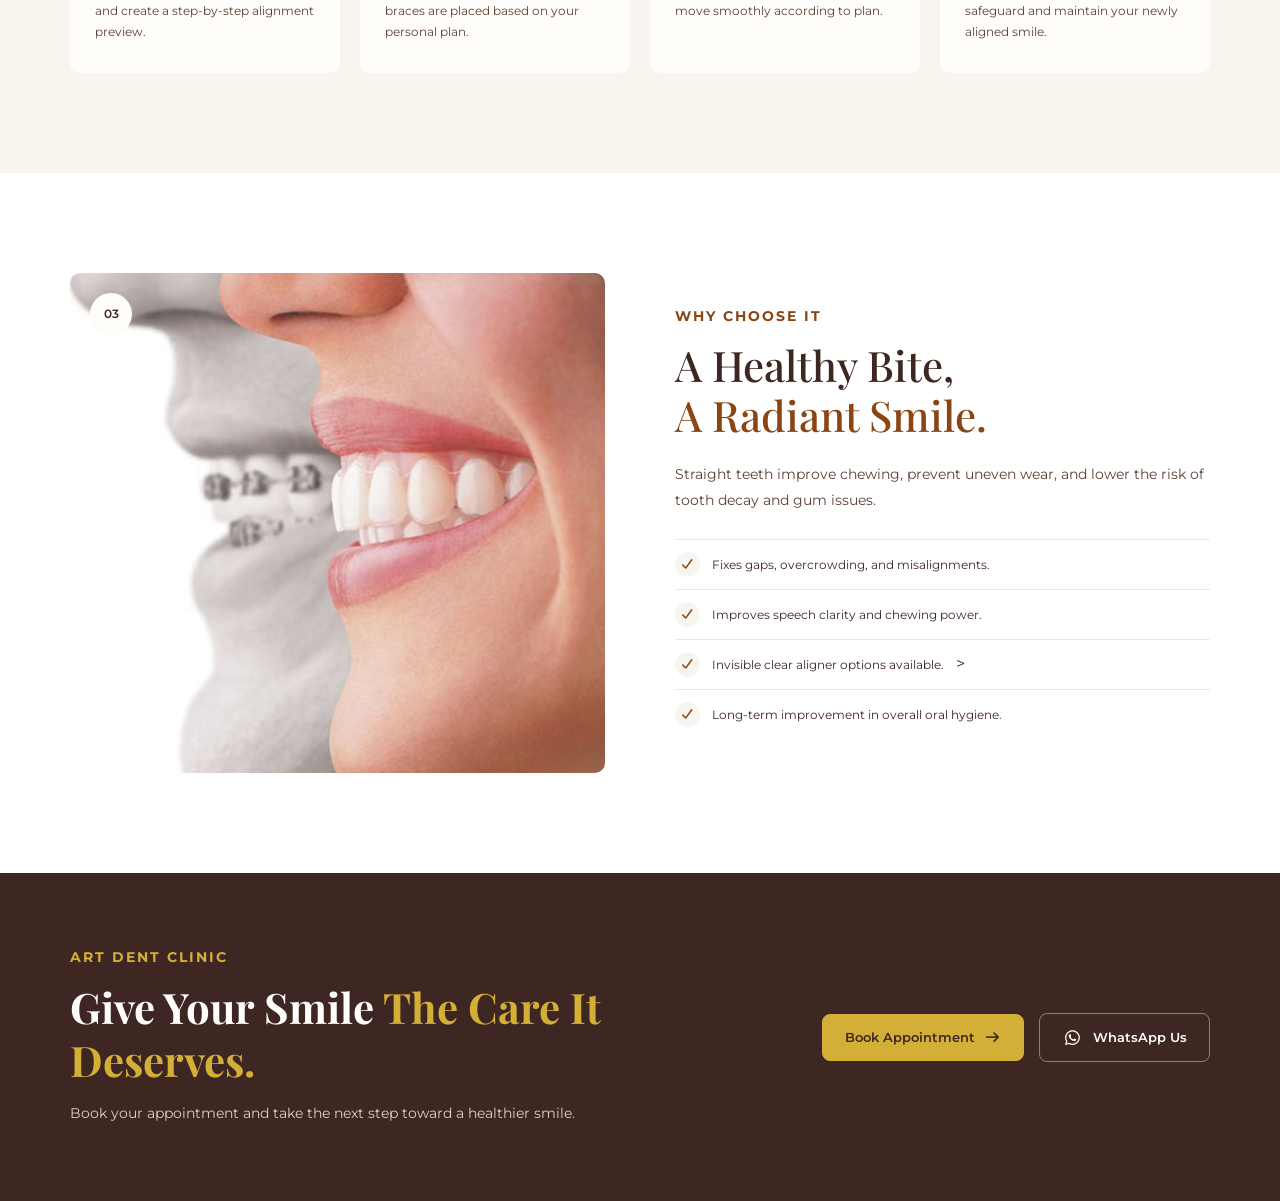
<file: Orthodontics.html>
<!DOCTYPE html>
<html lang="en">

<head>
    <meta charset="UTF-8">
    <meta name="description"
        content="Art Dent Clinic offers professional dental care, teeth whitening, pediatric dentistry, and implants.">
    <meta name="viewport" content="width=device-width, initial-scale=1.0">
    <title>Our Services</title>
    <!-- Normalize CSS -->
    <link rel="stylesheet" href="Css/normalize.css">
    <!-- Main Template CSS -->
    <link rel="stylesheet" href="Css/homepage.css">
    <link rel="stylesheet" href="Css/service.css">
    <link rel="stylesheet" href="Css/about.css">
    <!-- Responsive CSS -->
    <link rel="stylesheet" href="Css/mediaquery.css">
    <!-- Font Awesome -->
    <link rel="stylesheet" href="Css/all.min.css">
    <!-- Favicon -->
    <link rel="icon" href="images/tab's-Icons/service.png">
    <!-- Google Fonts -->
    <link rel="preconnect" href="https://fonts.googleapis.com">
    <link rel="preconnect" href="https://fonts.gstatic.com" crossorigin>
    <link
        href="https://fonts.googleapis.com/css2?family=Montserrat:wght@400;500;600;700&family=Playfair+Display:wght@500;600;700&display=swap"
        rel="stylesheet">
</head>

<body>
    <header class="header">
        <div class="container">
            <a href="#" class="logo">
                <img src="images/logo.png" alt="Art Dent Clinic Logo">
            </a>
            <nav class="navbar">
                <i class="fas fa-bars toggle-menu"></i>
                <ul>
                    <li><a href="index.html#home">Home</a></li>
                    <li><a href="index.html#services" class="active" aria-current="page">Services</a></li>
                    <li><a href="about.html">About</a></li>
                    <li><a href="index.html#doctors">Doctors</a></li>
                    <li><a href="index.html#contact">Contact</a></li>
                </ul>
            </nav>

            <div class="header-buttons">
                <a href="appointment.html" class="header-button">Book
                    Appointment</a>
                <a href="https://wa.me/201055727370" target="_blank" rel="noopener noreferrer"
                    class="header-button whatsapp-btn">
                    <i class="fab fa-whatsapp"></i> WhatsApp Us
                </a>
            </div>
        </div>
    </header>

    <!--==========================-->

    <section class="serv-hero">
        <div class="container">
            <div class="serv-hero-content">
                <div class="serv-hero-text">
                    <span class="section-label">Our Dental Services</span>
                    <span class="serv-number">03 / 04</span>
                    <h1>Orthodontic<span>Care.</span></h1>
                    <p>
                        Modern braces and clear aligner treatments designed to correct tooth alignment, fix bite issues,
                        and create perfectly straight smiles.
                    </p>
                    <a href="appointment.html" class="serv-main-btn">Book Appointment
                        <i class="fa-solid fa-arrow-right"></i>
                    </a>
                </div>
                <div class="serv-hero-img">
                    <img src="images/services/Orthodontic Care.jpg" alt=" Teeth Whitening" />
                    <div class="serv-img-badge">
                        <i class="fa-solid fa-wand-magic-sparkles"></i>
                        <div>
                            <strong>Alignment Care</strong>
                            <span>Seamlessly straight teeth.</span>
                        </div>
                    </div>
                </div>
            </div>
        </div>
    </section>

    <!--Servics Intro-->
    <section class="serv-intro">
        <div class="container">
            <div class="serv-intro-content">
                <div class="section-label">Service Overview</div>
                <h2>Align Your Teeth, <span>Enhance Health.</span></h2>
                <p>Orthodontic treatment goes beyond aesthetics—it restores correct bite functionality and makes
                    long-term oral hygiene significantly easier. At Art Dent Clinic, we offer subtle clear aligners as
                    well as traditional options for patients of all ages.</p>
            </div>
        </div>
    </section>

    <section class="serv-treatment">
        <div class="container">
            <div class="main-heading">
                <div class="heading-content">
                    <div>
                        <span class="section-label">The Treatment</span>
                        <h2>What Does Orthodontics <span>Include?</span></h2>
                    </div>
                    <p>A structured journey designed to move your
                        teeth into optimal position gently and efficiently.</p>
                </div>
            </div>

            <div class="treatment-grid">
                <article class="treatment-card">
                    <span>01</span>
                    <i class="fa-solid fa-comments"></i>
                    <h3>Digital Alignment Scan</h3>
                    <p>We take 3D scans to map your bite and create a step-by-step alignment preview.</p>
                </article>

                <article class="treatment-card">
                    <span>02</span>
                    <i class="fa-solid fa-sliders"></i>
                    <h3>System Setup</h3>
                    <p>Custom clear aligners or precise braces are placed based on your personal plan.</p>
                </article>

                <article class="treatment-card">
                    <span>03</span>
                    <i class="fa-solid fa-rotate"></i>
                    <h3>Regular Adjustments</h3>
                    <p>Periodic progress visits ensure teeth move smoothly according to plan.</p>
                </article>

                <article class="treatment-card">
                    <span>04</span>
                    <i class="fa-solid fa-shield-halved"></i>
                    <h3>Retainer Support</h3>
                    <p>Custom retainers are fitted to safeguard and maintain your newly aligned smile.</p>
                </article>
            </div>
        </div>
    </section>

    <!--Services benefits-->
    <section class="serv-bnft">
        <div class="container">
            <div class="bnft-content">
                <div class="bnft-img">
                    <img src="images/services/Orthodontic Care2.jpg" alt="Teeth Whitening benefits" />
                    <span>03</span>
                </div>
                <div class="bnft-text">
                    <span class="section-label">Why Choose It</span>
                    <h2>A Healthy Bite, <span>A Radiant Smile.</span></h2>
                    <p>Straight teeth improve chewing, prevent uneven wear,
                        and lower the risk of tooth decay and gum issues.</p>

                    <div class="bnft-item">
                        <i class="fa-solid fa-check"></i>
                        <span>Fixes gaps, overcrowding, and misalignments.</span>
                    </div>

                    <div class="bnft-item">
                        <i class="fa-solid fa-check"></i>
                        <span>Improves speech clarity and chewing power.</span>
                    </div>

                    <div class="bnft-item">
                        <i class="fa-solid fa-check"></i>
                        <span>Invisible clear aligner options available.</span>>
                    </div>

                    <div class="bnft-item">
                        <i class="fa-solid fa-check"></i>
                        <span>Long-term improvement in overall oral hygiene.</span>
                    </div>
                </div>
            </div>
        </div>
    </section>

    <!--CTA-->
    <section class="cta">
        <div class="container">
            <div class="cta-content">
                <div>
                    <span class="section-label">Art Dent Clinic</span>
                    <h2>Give Your Smile
                        <span>The Care It Deserves.</span>
                    </h2>

                    <p>
                        Book your appointment and take the next step
                        toward a healthier smile.
                    </p>
                </div>

                <div class="cta-btns">
                    <a href="appointment.html" class="cta-primary">
                        Book Appointment
                        <i class="fa-solid fa-arrow-right"></i>
                    </a>

                    <a href="https://wa.me/201055727370" target="_blank" rel="noopener noreferrer" class="cta-whatsapp">
                        <i class="fab fa-whatsapp"></i>WhatsApp Us
                    </a>
                </div>
            </div>
        </div>
    </section>

    <a href="https://wa.me/201055727370" target="_blank" rel="noopener noreferrer" class="whatsapp-float"
        aria-label="Contact us on WhatsApp"><i class="fa-brands fa-whatsapp"></i></a>
</body>

</html>
</file>
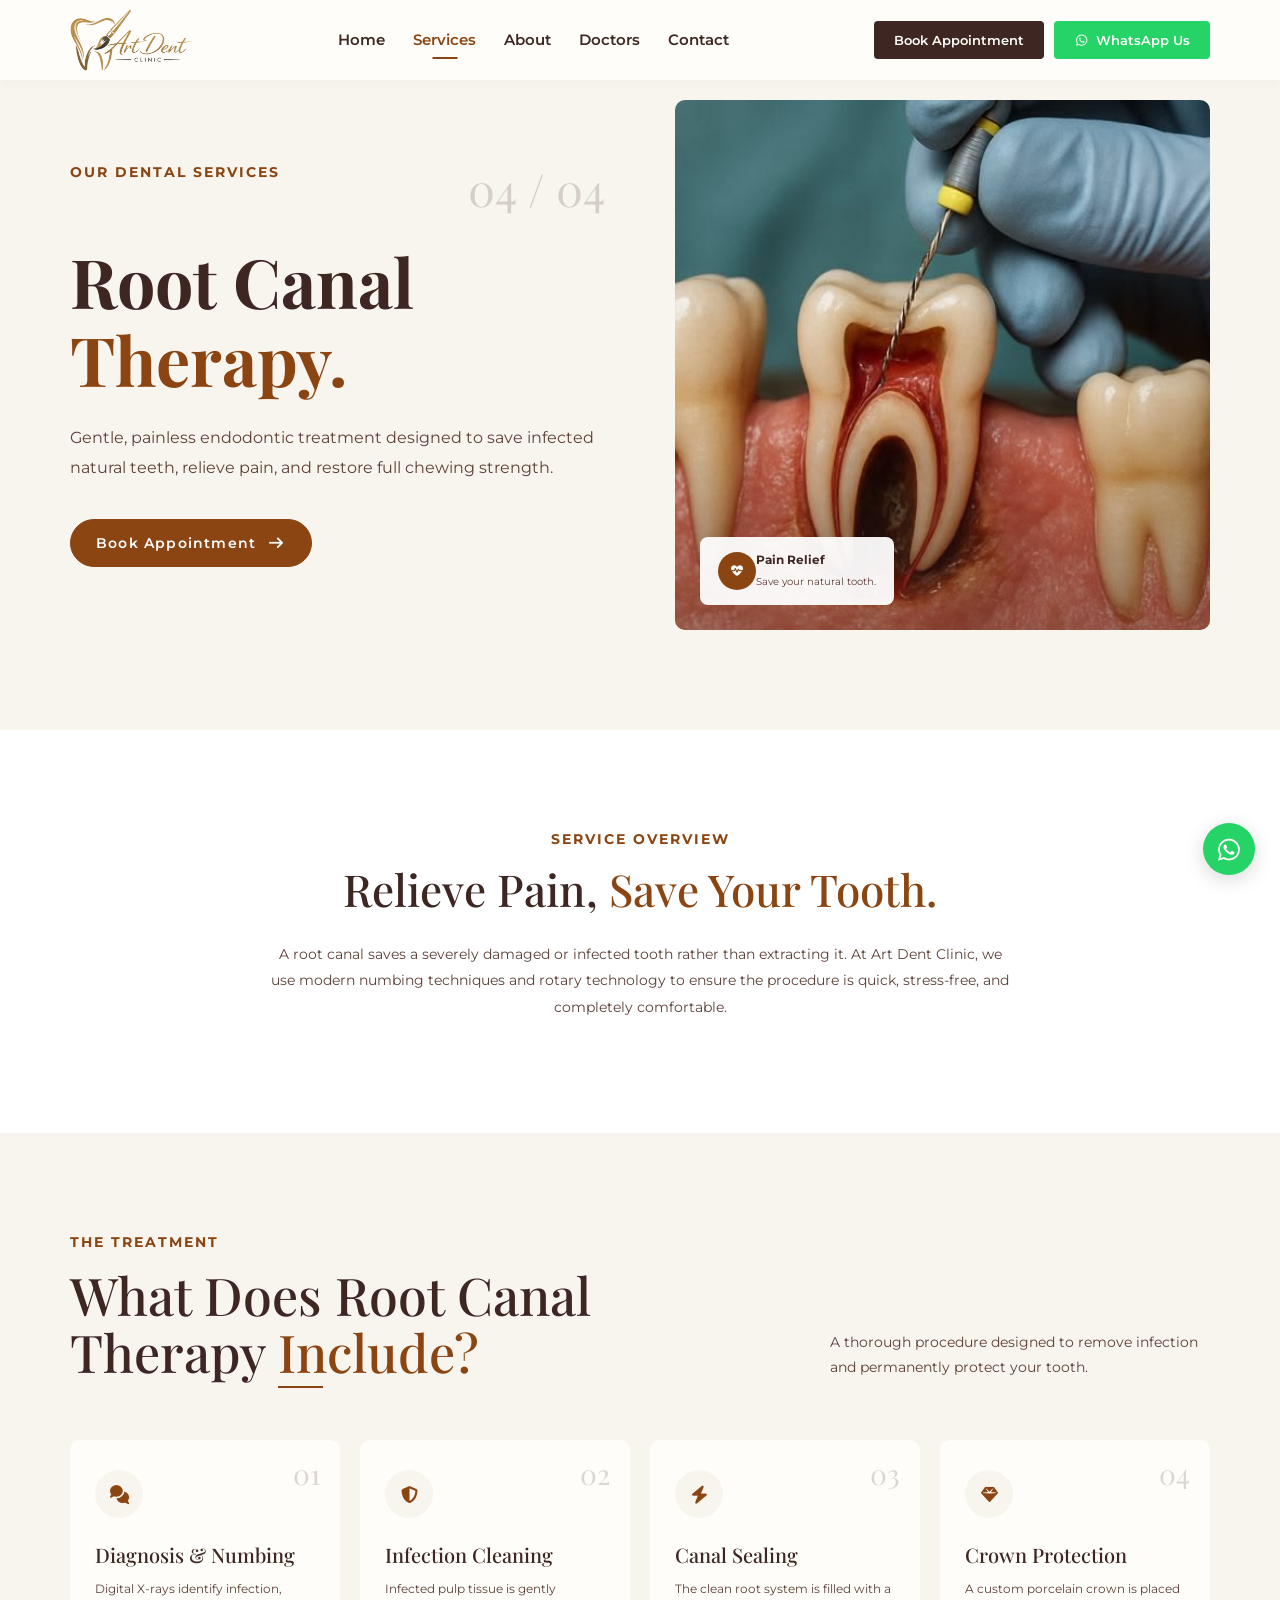
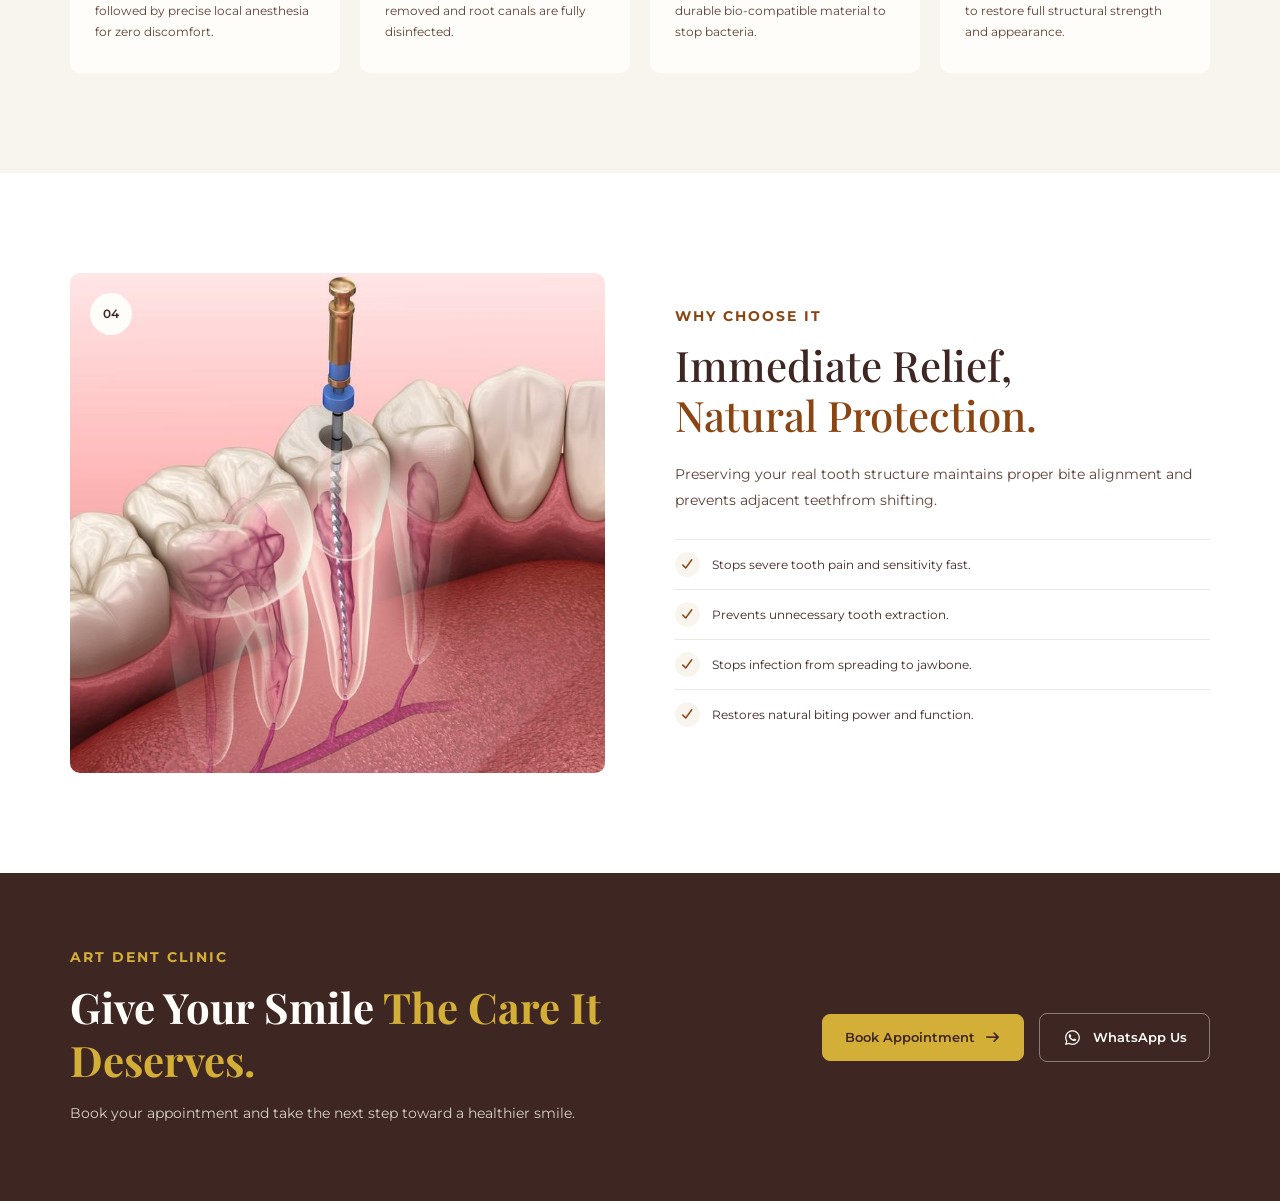
<file: root-canal.html>
<!DOCTYPE html>
<html lang="en">

<head>
    <meta charset="UTF-8">
    <meta name="description"
        content="Art Dent Clinic offers professional dental care, teeth whitening, pediatric dentistry, and implants.">
    <meta name="viewport" content="width=device-width, initial-scale=1.0">
    <title>Our Services</title>
    <!-- Normalize CSS -->
    <link rel="stylesheet" href="Css/normalize.css">
    <!-- Main Template CSS -->
    <link rel="stylesheet" href="Css/homepage.css">
    <link rel="stylesheet" href="Css/service.css">
    <link rel="stylesheet" href="Css/about.css">
    <!-- Responsive CSS -->
    <link rel="stylesheet" href="Css/mediaquery.css">
    <!-- Font Awesome -->
    <link rel="stylesheet" href="Css/all.min.css">
    <!-- Favicon -->
    <link rel="icon" href="images/tab's-Icons/service.png">
    <!-- Google Fonts -->
    <link rel="preconnect" href="https://fonts.googleapis.com">
    <link rel="preconnect" href="https://fonts.gstatic.com" crossorigin>
    <link
        href="https://fonts.googleapis.com/css2?family=Montserrat:wght@400;500;600;700&family=Playfair+Display:wght@500;600;700&display=swap"
        rel="stylesheet">
</head>

<body>
    <header class="header">
        <div class="container">
            <a href="#" class="logo">
                <img src="images/logo.png" alt="Art Dent Clinic Logo">
            </a>
            <nav class="navbar">
                <i class="fas fa-bars toggle-menu"></i>
                <ul>
                    <li><a href="index.html#home">Home</a></li>
                    <li><a href="index.html#services" class="active" aria-current="page">Services</a></li>
                    <li><a href="about.html">About</a></li>
                    <li><a href="index.html#doctors">Doctors</a></li>
                    <li><a href="index.html#contact">Contact</a></li>
                </ul>
            </nav>

            <div class="header-buttons">
                <a href="appointment.html" class="header-button">Book
                    Appointment</a>
                <a href="https://wa.me/201055727370" target="_blank" rel="noopener noreferrer"
                    class="header-button whatsapp-btn">
                    <i class="fab fa-whatsapp"></i> WhatsApp Us
                </a>
            </div>
        </div>
    </header>

    <!--==========================-->

    <section class="serv-hero">
        <div class="container">
            <div class="serv-hero-content">
                <div class="serv-hero-text">
                    <span class="section-label">Our Dental Services</span>
                    <span class="serv-number">04 / 04</span>
                    <h1>Root Canal<span>Therapy.</span></h1>
                    <p>
                        Gentle, painless endodontic treatment designed to save infected natural teeth, relieve pain, and
                        restore full chewing strength.
                    </p>
                    <a href="appointment.html" class="serv-main-btn">Book Appointment
                        <i class="fa-solid fa-arrow-right"></i>
                    </a>
                </div>
                <div class="serv-hero-img">
                    <img src="images/services/Root-Canal.jpg" alt=" Teeth Whitening" />
                    <div class="serv-img-badge">
                        <i class="fa-solid fa-heart-pulse"></i>
                        <div>
                            <strong>Pain Relief</strong>
                            <span>Save your natural tooth.</span>
                        </div>
                    </div>
                </div>
            </div>
        </div>
    </section>

    <!--Servics Intro-->
    <section class="serv-intro">
        <div class="container">
            <div class="serv-intro-content">
                <div class="section-label">Service Overview</div>
                <h2>Relieve Pain, <span>Save Your Tooth.</span></h2>
                <p>A root canal saves a severely damaged or infected tooth rather than extracting it. At Art Dent
                    Clinic, we use modern numbing techniques and rotary technology to ensure the procedure is quick,
                    stress-free, and completely comfortable.</p>
            </div>
        </div>
    </section>

    <section class="serv-treatment">
        <div class="container">
            <div class="main-heading">
                <div class="heading-content">
                    <div>
                        <span class="section-label">The Treatment</span>
                        <h2>What Does Root Canal Therapy <span>Include?</span></h2>
                    </div>
                    <p>A thorough procedure designed to remove infection and permanently protect your tooth.</p>
                </div>
            </div>

            <div class="treatment-grid">
                <article class="treatment-card">
                    <span>01</span>
                    <i class="fa-solid fa-comments"></i>
                    <h3>Diagnosis & Numbing</h3>
                    <p>Digital X-rays identify infection, followed by precise local anesthesia for zero discomfort.</p>
                </article>

                <article class="treatment-card">
                    <span>02</span>
                    <i class="fa-solid fa-shield-halved"></i>
                    <h3>Infection Cleaning</h3>
                    <p>Infected pulp tissue is gently removed and root canals are fully disinfected.</p>
                </article>

                <article class="treatment-card">
                    <span>03</span>
                    <i class="fa-solid fa-bolt"></i>
                    <h3>Canal Sealing</h3>
                    <p>The clean root system is filled with a durable bio-compatible material to stop bacteria.</p>
                </article>

                <article class="treatment-card">
                    <span>04</span>
                    <i class="fa-solid fa-gem"></i>
                    <h3>Crown Protection</h3>
                    <p>A custom porcelain crown is placed to restore full structural strength and appearance.</p>
                </article>
            </div>
        </div>
    </section>

    <!--Services benefits-->
    <section class="serv-bnft">
        <div class="container">
            <div class="bnft-content">
                <div class="bnft-img">
                    <img src="images/services/Root-Canal2.jpg" alt="Teeth Whitening benefits" />
                    <span>04</span>
                </div>
                <div class="bnft-text">
                    <span class="section-label">Why Choose It</span>
                    <h2>Immediate Relief, <span>Natural Protection.</span></h2>
                    <p>Preserving your real tooth structure maintains proper
                        bite alignment and prevents adjacent teethfrom shifting.</p>
                    <div class="bnft-item">
                        <i class="fa-solid fa-check"></i>
                        <span>Stops severe tooth pain and sensitivity fast.</span>
                    </div>

                    <div class="bnft-item">
                        <i class="fa-solid fa-check"></i>
                        <span>Prevents unnecessary tooth extraction.</span>
                    </div>

                    <div class="bnft-item">
                        <i class="fa-solid fa-check"></i>
                        <span>Stops infection from spreading to jawbone.</span>
                    </div>

                    <div class="bnft-item">
                        <i class="fa-solid fa-check"></i>
                        <span>Restores natural biting power and function.</span>
                    </div>
                </div>
            </div>
        </div>
    </section>

    <!--CTA-->
    <section class="cta">
        <div class="container">
            <div class="cta-content">
                <div>
                    <span class="section-label">Art Dent Clinic</span>
                    <h2>Give Your Smile
                        <span>The Care It Deserves.</span>
                    </h2>

                    <p>
                        Book your appointment and take the next step
                        toward a healthier smile.
                    </p>
                </div>

                <div class="cta-btns">
                    <a href="appointment.html" class="cta-primary">
                        Book Appointment
                        <i class="fa-solid fa-arrow-right"></i>
                    </a>

                    <a href="https://wa.me/201055727370" target="_blank" rel="noopener noreferrer" class="cta-whatsapp">
                        <i class="fab fa-whatsapp"></i>WhatsApp Us
                    </a>
                </div>
            </div>
        </div>
    </section>

    <a href="https://wa.me/201055727370" target="_blank" rel="noopener noreferrer" class="whatsapp-float"
        aria-label="Contact us on WhatsApp"><i class="fa-brands fa-whatsapp"></i></a>
</body>

</html>
</file>
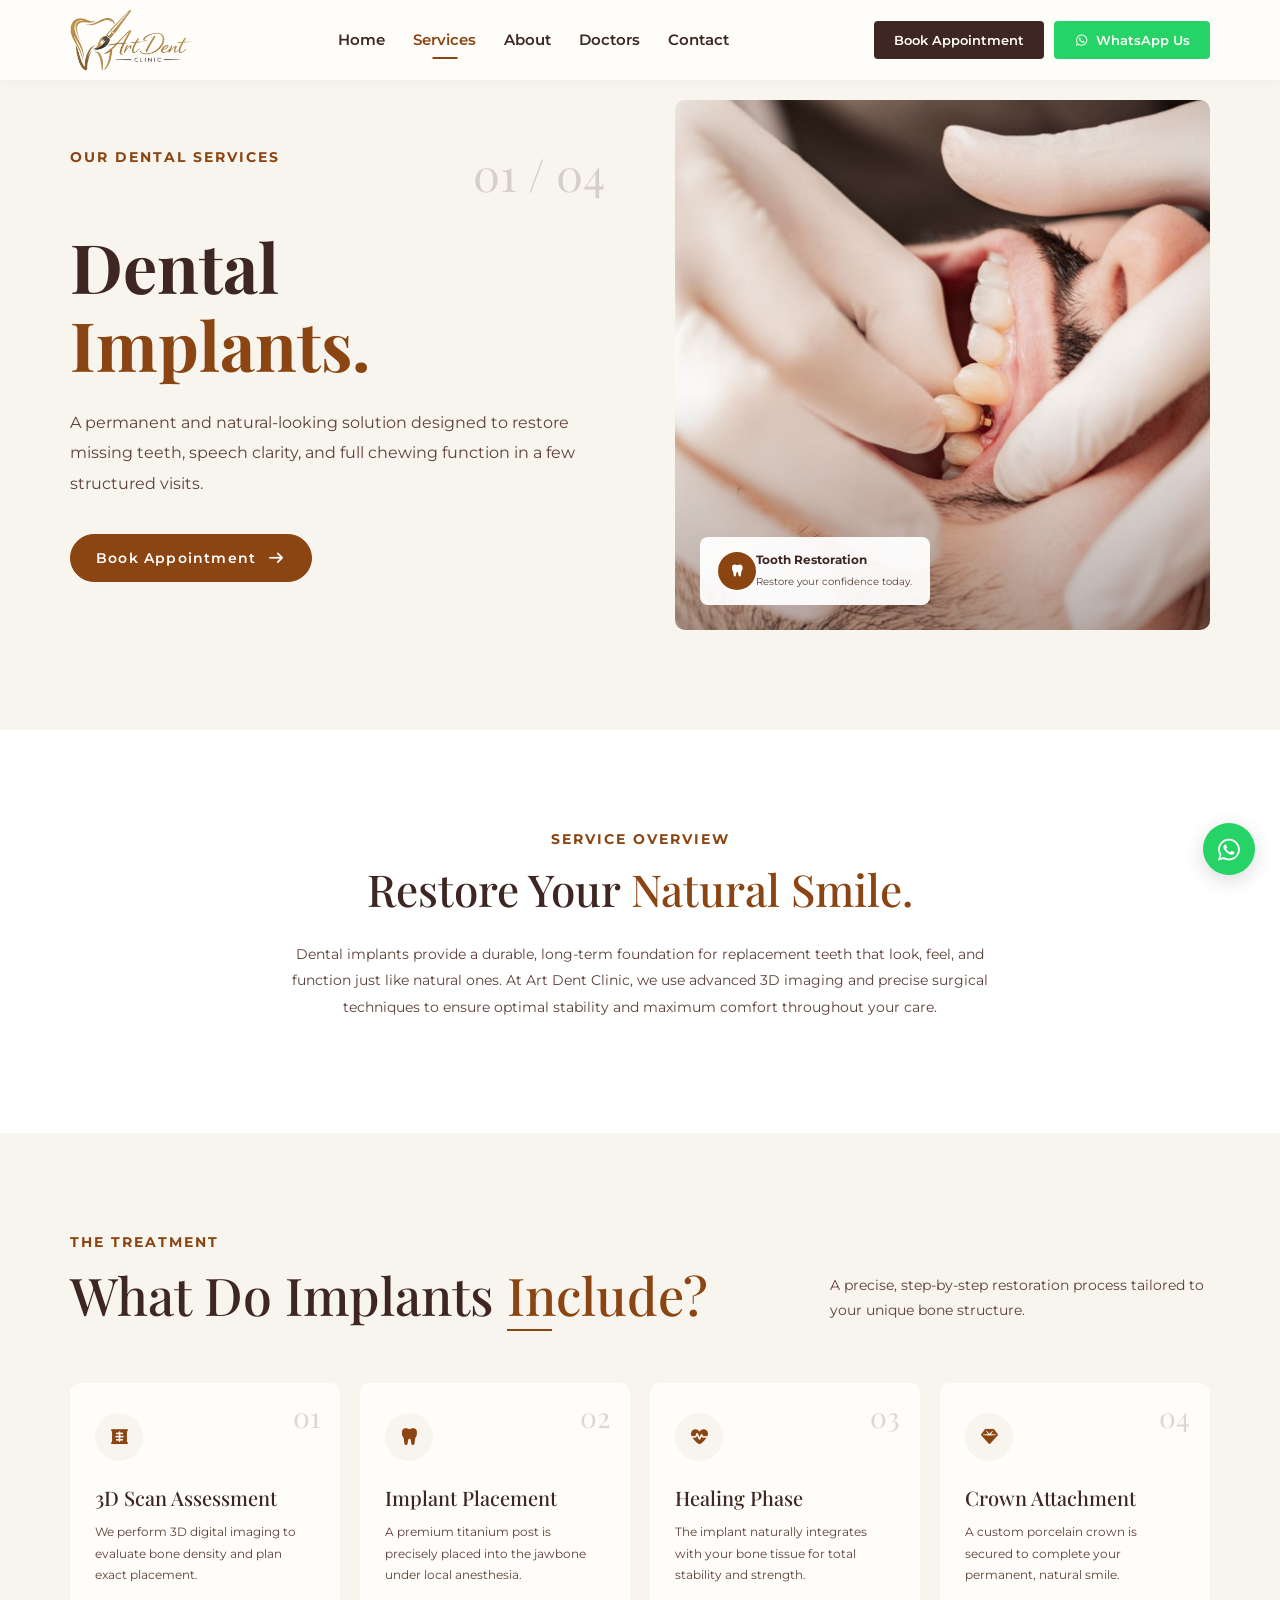
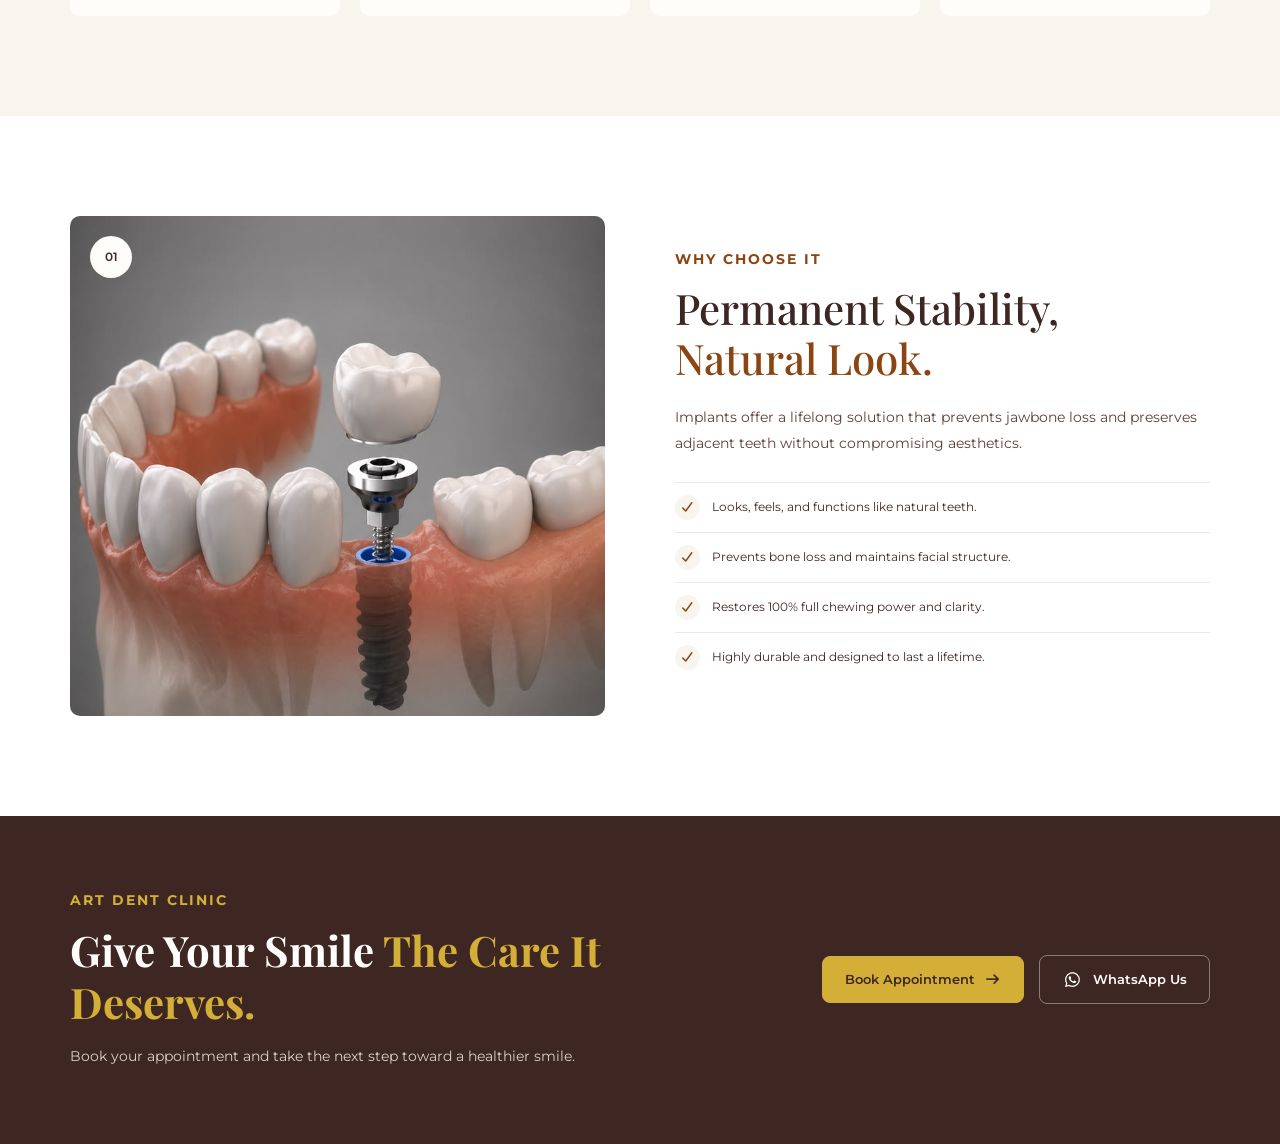
<file: service.html>
<!DOCTYPE html>
<html lang="en">

<head>
    <meta charset="UTF-8">
    <meta name="description"
        content="Art Dent Clinic offers professional dental care, teeth whitening, pediatric dentistry, and implants.">
    <meta name="viewport" content="width=device-width, initial-scale=1.0">
    <title>Our Services</title>
    <!-- Normalize CSS -->
    <link rel="stylesheet" href="Css/normalize.css">
    <!-- Main Template CSS -->
    <link rel="stylesheet" href="Css/homepage.css">
    <link rel="stylesheet" href="Css/service.css">
    <link rel="stylesheet" href="Css/about.css">
    <!-- Responsive CSS -->
    <link rel="stylesheet" href="Css/mediaquery.css">
    <!-- Font Awesome -->
    <link rel="stylesheet" href="Css/all.min.css">
    <!-- Favicon -->
    <link rel="icon" href="images/tab's-Icons/service.png">
    <!-- Google Fonts -->
    <link rel="preconnect" href="https://fonts.googleapis.com">
    <link rel="preconnect" href="https://fonts.gstatic.com" crossorigin>
    <link
        href="https://fonts.googleapis.com/css2?family=Montserrat:wght@400;500;600;700&family=Playfair+Display:wght@500;600;700&display=swap"
        rel="stylesheet">
</head>

<body>
    <header class="header">
        <div class="container">
            <a href="#" class="logo">
                <img src="images/logo.png" alt="Art Dent Clinic Logo">
            </a>
            <nav class="navbar">
                <i class="fas fa-bars toggle-menu"></i>
                <ul>
                    <li><a href="index.html#home">Home</a></li>
                    <li><a href="index.html#services" class="active" aria-current="page">Services</a></li>
                    <li><a href="about.html">About</a></li>
                    <li><a href="index.html#doctors">Doctors</a></li>
                    <li><a href="index.html#contact">Contact</a></li>
                </ul>
            </nav>

            <div class="header-buttons">
                <a href="appointment.html" class="header-button">Book
                    Appointment</a>
                <a href="https://wa.me/201055727370" target="_blank" rel="noopener noreferrer"
                    class="header-button whatsapp-btn">
                    <i class="fab fa-whatsapp"></i> WhatsApp Us
                </a>
            </div>
        </div>
    </header>

    <!--==========================-->

    <section class="serv-hero">
        <div class="container">
            <div class="serv-hero-content">
                <div class="serv-hero-text">
                    <span class="section-label">Our Dental Services</span>
                    <span class="serv-number">01 / 04</span>
                    <h1>Dental<span>Implants.</span></h1>
                    <p>
                        A permanent and natural-looking solution designed to restore missing teeth, speech clarity, and
                        full chewing function in a few structured visits.
                    </p>
                    <a href="appointment.html" class="serv-main-btn">Book Appointment
                        <i class="fa-solid fa-arrow-right"></i>
                    </a>
                </div>
                <div class="serv-hero-img">
                    <img src="images/services/dental-implant.jpg" alt=" Teeth Whitening" />
                    <div class="serv-img-badge">
                        <i class="fa-solid fa-tooth"></i>
                        <div>
                            <strong>Tooth Restoration</strong>
                            <span>Restore your confidence today.</span>
                        </div>
                    </div>
                </div>
            </div>
        </div>
    </section>

    <!--Servics Intro-->
    <section class="serv-intro">
        <div class="container">
            <div class="serv-intro-content">
                <div class="section-label">Service Overview</div>
                <h2>Restore Your <span>Natural Smile.</span></h2>
                <p>Dental implants provide a durable, long-term foundation for replacement teeth that look, feel, and
                    function just like natural ones. At Art Dent Clinic, we use advanced 3D imaging and precise surgical
                    techniques to ensure optimal stability and maximum comfort throughout your care.</p>
            </div>
        </div>
    </section>

    <section class="serv-treatment">
        <div class="container">
            <div class="main-heading">
                <div class="heading-content">
                    <div>
                        <span class="section-label">The Treatment</span>
                        <h2>What Do Implants <span>Include?</span></h2>
                    </div>
                    <p>A precise, step-by-step restoration process tailored
                        to your unique bone structure.</p>
                </div>
            </div>

            <div class="treatment-grid">
                <article class="treatment-card">
                    <span>01</span>
                    <i class="fa-solid fa-x-ray"></i>
                    <h3>3D Scan Assessment</h3>
                    <p>We perform 3D digital imaging to evaluate bone density and plan exact placement.</p>
                </article>

                <article class="treatment-card">
                    <span>02</span>
                    <i class="fa-solid fa-tooth"></i>
                    <h3>Implant Placement</h3>
                    <p>A premium titanium post is precisely placed into the jawbone under local anesthesia.</p>
                </article>

                <article class="treatment-card">
                    <span>03</span>
                    <i class="fa-solid fa-heart-pulse"></i>
                    <h3>Healing Phase</h3>
                    <p>The implant naturally integrates with your bone tissue for total stability and strength.</p>
                </article>

                <article class="treatment-card">
                    <span>04</span>
                    <i class="fa-solid fa-gem"></i>
                    <h3>Crown Attachment</h3>
                    <p>A custom porcelain crown is secured to complete your permanent, natural smile.</p>
                </article>
            </div>
        </div>
    </section>

    <!--Services benefits-->
    <section class="serv-bnft">
        <div class="container">
            <div class="bnft-content">
                <div class="bnft-img">
                    <img src="images/services/dental-implant2.jpg" alt="Teeth Whitening benefits" />
                    <span>01</span>
                </div>
                <div class="bnft-text">
                    <span class="section-label">Why Choose It</span>
                    <h2>Permanent Stability, <span>Natural Look.</span></h2>
                    <p>Implants offer a lifelong solution that prevents jawbone loss and preserves adjacent teeth
                        without compromising aesthetics.</p>

                    <div class="bnft-item">
                        <i class="fa-solid fa-check"></i>
                        <span>Looks, feels, and functions like natural teeth.</span>
                    </div>

                    <div class="bnft-item">
                        <i class="fa-solid fa-check"></i>
                        <span>Prevents bone loss and maintains facial structure.</span>
                    </div>

                    <div class="bnft-item">
                        <i class="fa-solid fa-check"></i>
                        <span>Restores 100% full chewing power and clarity.</span>
                    </div>

                    <div class="bnft-item">
                        <i class="fa-solid fa-check"></i>
                        <span>Highly durable and designed to last a lifetime.</span>
                    </div>
                </div>
            </div>
        </div>
    </section>

    <!--CTA-->
    <section class="cta">
        <div class="container">
            <div class="cta-content">
                <div>
                    <span class="section-label">Art Dent Clinic</span>
                    <h2>Give Your Smile
                        <span>The Care It Deserves.</span>
                    </h2>

                    <p>
                        Book your appointment and take the next step
                        toward a healthier smile.
                    </p>
                </div>

                <div class="cta-btns">
                    <a href="appointment.html" class="cta-primary">
                        Book Appointment
                        <i class="fa-solid fa-arrow-right"></i>
                    </a>

                    <a href="https://wa.me/201055727370" target="_blank" rel="noopener noreferrer" class="cta-whatsapp">
                        <i class="fab fa-whatsapp"></i>WhatsApp Us
                    </a>
                </div>
            </div>
        </div>
    </section>

    <a href="https://wa.me/201055727370" target="_blank" rel="noopener noreferrer" class="whatsapp-float"
        aria-label="Contact us on WhatsApp"><i class="fa-brands fa-whatsapp"></i></a>
</body>

</html>
</file>
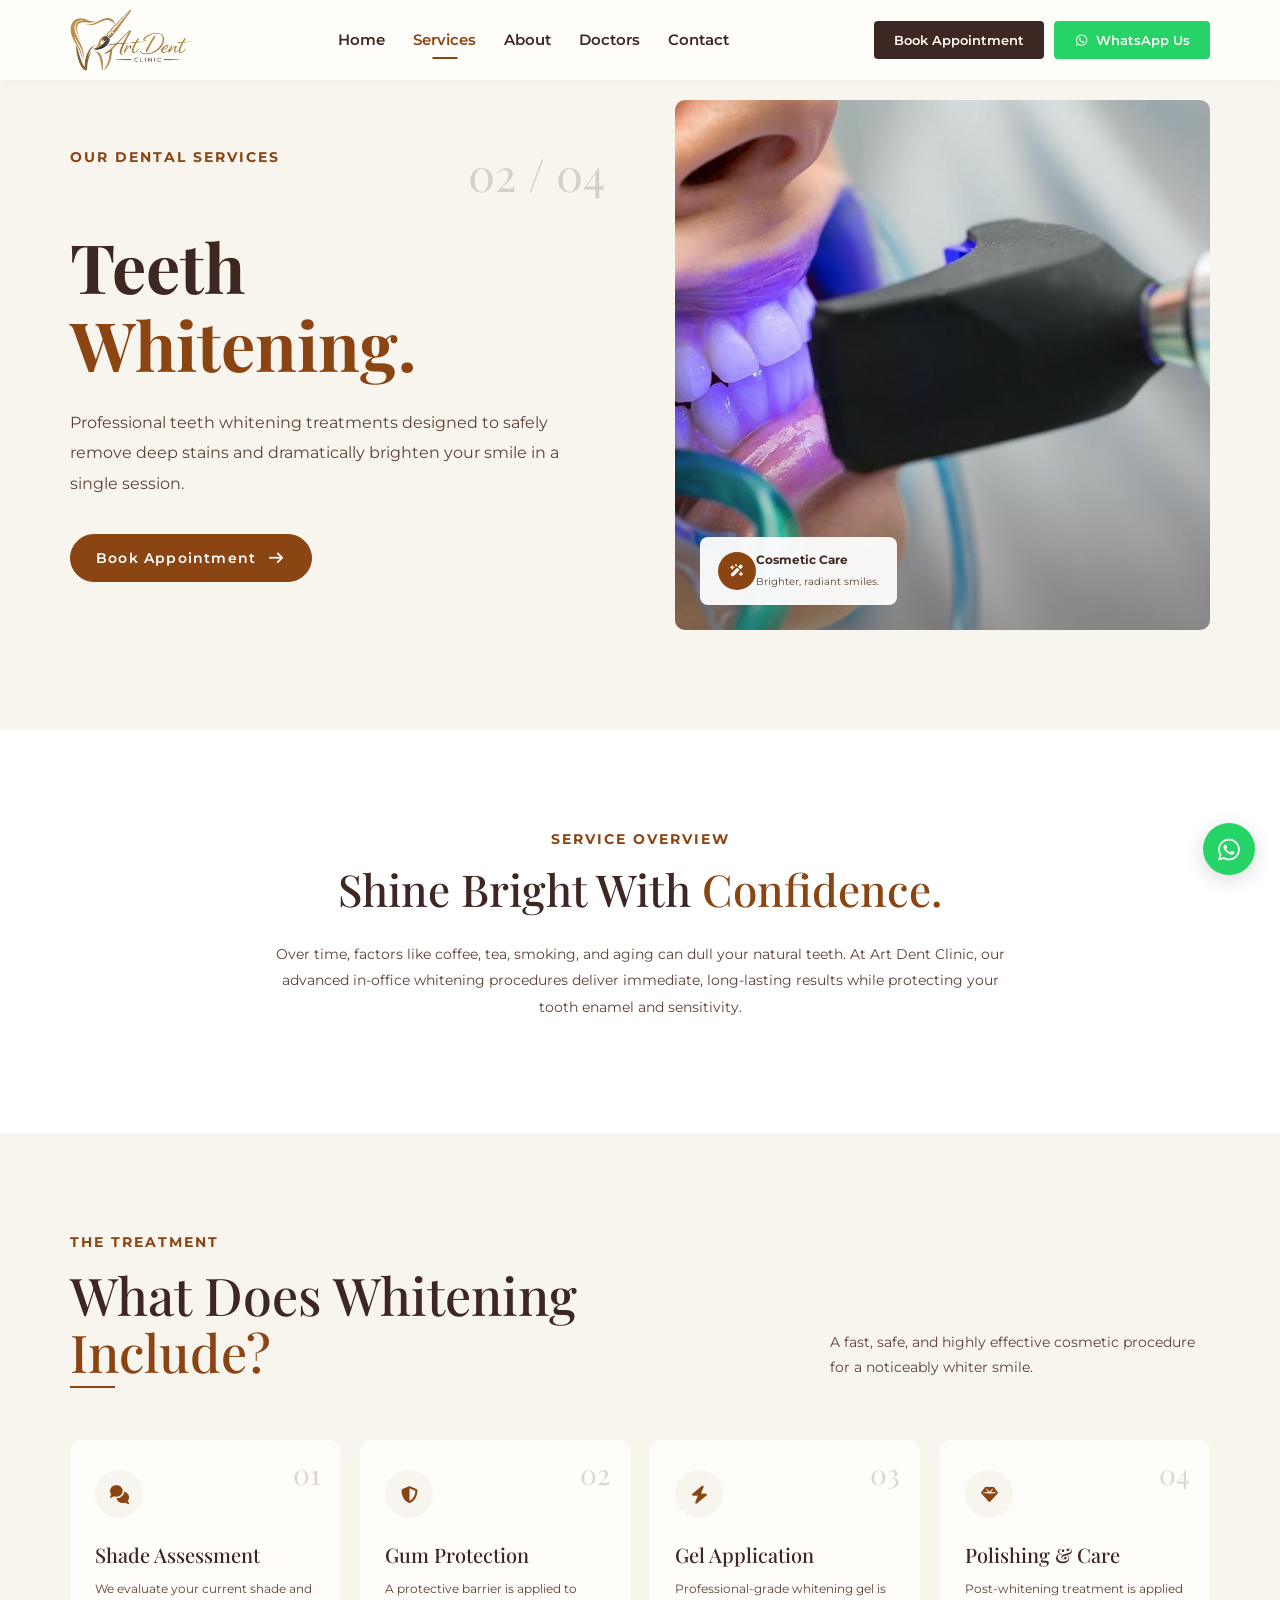
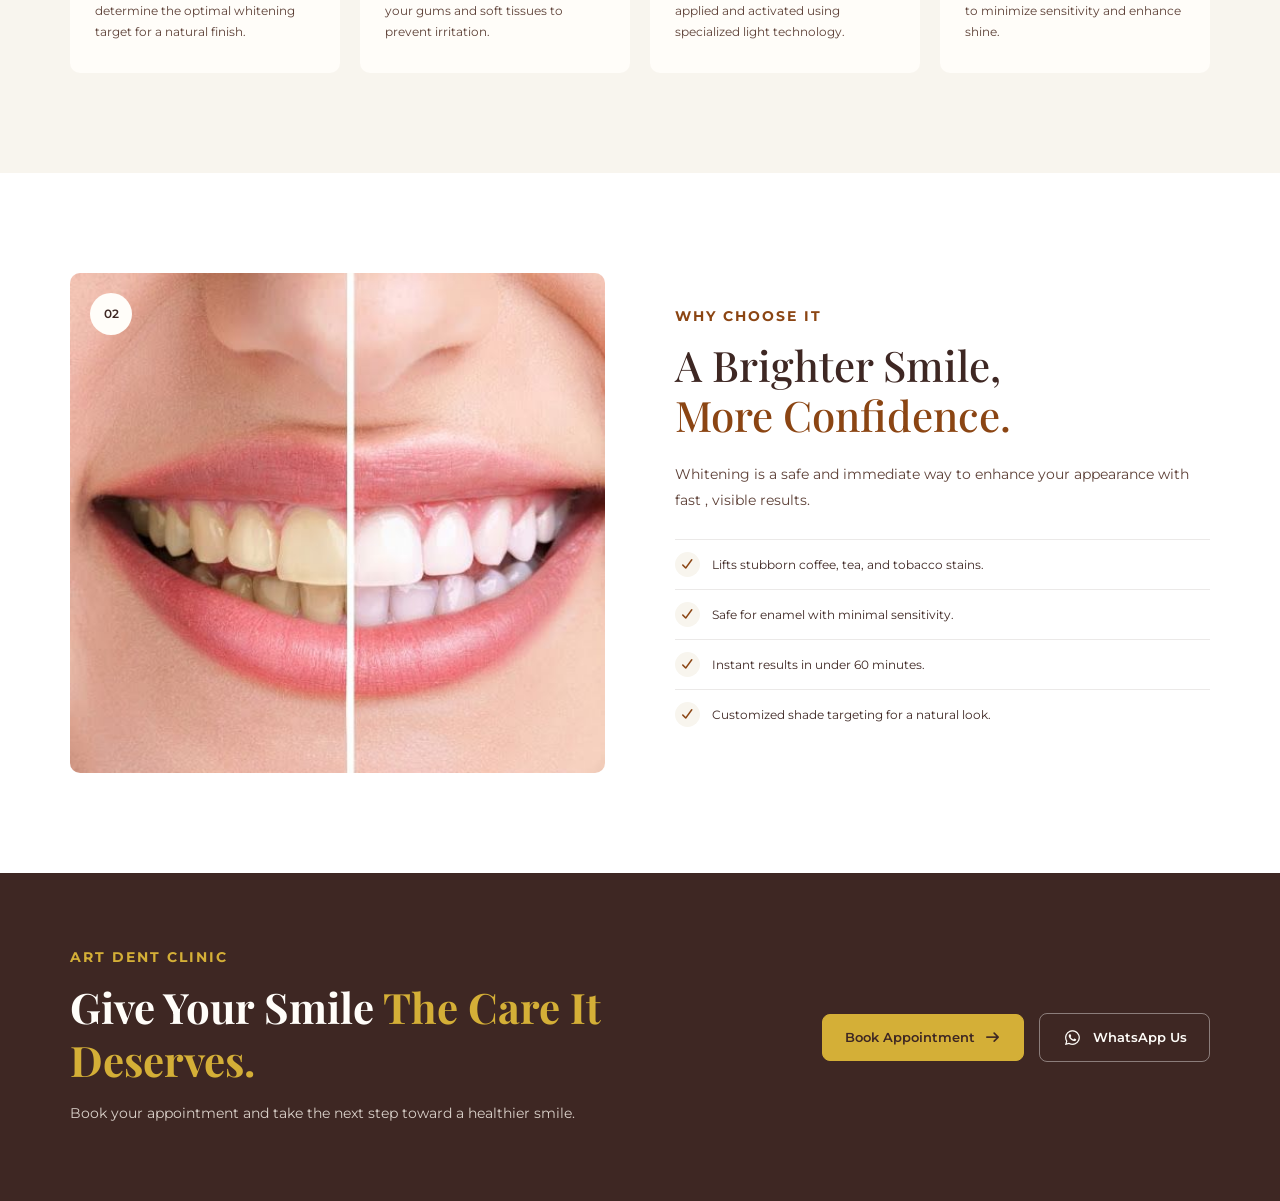
<file: teeth-whietning.html>
<!DOCTYPE html>
<html lang="en">

<head>
    <meta charset="UTF-8">
    <meta name="description"
        content="Art Dent Clinic offers professional dental care, teeth whitening, pediatric dentistry, and implants.">
    <meta name="viewport" content="width=device-width, initial-scale=1.0">
    <title>Our Services</title>
    <!-- Normalize CSS -->
    <link rel="stylesheet" href="Css/normalize.css">
    <!-- Main Template CSS -->
    <link rel="stylesheet" href="Css/homepage.css">
    <link rel="stylesheet" href="Css/service.css">
    <link rel="stylesheet" href="Css/about.css">
    <!-- Responsive CSS -->
    <link rel="stylesheet" href="Css/mediaquery.css">
    <!-- Font Awesome -->
    <link rel="stylesheet" href="Css/all.min.css">
    <!-- Favicon -->
    <link rel="icon" href="images/tab's-Icons/service.png">
    <!-- Google Fonts -->
    <link rel="preconnect" href="https://fonts.googleapis.com">
    <link rel="preconnect" href="https://fonts.gstatic.com" crossorigin>
    <link
        href="https://fonts.googleapis.com/css2?family=Montserrat:wght@400;500;600;700&family=Playfair+Display:wght@500;600;700&display=swap"
        rel="stylesheet">
</head>

<body>
    <header class="header">
        <div class="container">
            <a href="#" class="logo">
                <img src="images/logo.png" alt="Art Dent Clinic Logo">
            </a>
            <nav class="navbar">
                <i class="fas fa-bars toggle-menu"></i>
                <ul>
                    <li><a href="index.html#home">Home</a></li>
                    <li><a href="index.html#services" class="active" aria-current="page">Services</a></li>
                    <li><a href="about.html">About</a></li>
                    <li><a href="index.html#doctors">Doctors</a></li>
                    <li><a href="index.html#contact">Contact</a></li>
                </ul>
            </nav>

            <div class="header-buttons">
                <a href="appointment.html" class="header-button">Book
                    Appointment</a>
                <a href="https://wa.me/201055727370" target="_blank" rel="noopener noreferrer"
                    class="header-button whatsapp-btn">
                    <i class="fab fa-whatsapp"></i> WhatsApp Us
                </a>
            </div>
        </div>
    </header>

    <!--==========================-->

    <section class="serv-hero">
        <div class="container">
            <div class="serv-hero-content">
                <div class="serv-hero-text">
                    <span class="section-label">Our Dental Services</span>
                    <span class="serv-number">02 / 04</span>
                    <h1>Teeth<span>Whitening.</span></h1>
                    <p>
                        Professional teeth whitening treatments designed to safely remove deep stains and dramatically
                        brighten your smile in a single session.
                    </p>
                    <a href="appointment.html" class="serv-main-btn">Book Appointment
                        <i class="fa-solid fa-arrow-right"></i>
                    </a>
                </div>
                <div class="serv-hero-img">
                    <img src="images/services/teeth-whietning.jpg" alt=" Teeth Whitening" />
                    <div class="serv-img-badge">
                        <i class="fa-solid fa-wand-magic-sparkles"></i>
                        <div>
                            <strong>Cosmetic Care</strong>
                            <span>Brighter, radiant smiles.</span>
                        </div>
                    </div>
                </div>
            </div>
        </div>
    </section>

    <!--Servics Intro-->
    <section class="serv-intro">
        <div class="container">
            <div class="serv-intro-content">
                <div class="section-label">Service Overview</div>
                <h2>Shine Bright With <span>Confidence.</span></h2>
                <p>Over time, factors like coffee, tea, smoking,
                    and aging can dull your natural teeth. At Art Dent Clinic,
                    our advanced in-office whitening procedures deliver immediate,
                    long-lasting results while protecting
                    your tooth enamel and sensitivity.</p>
            </div>
        </div>
    </section>

    <section class="serv-treatment">
        <div class="container">
            <div class="main-heading">
                <div class="heading-content">
                    <div>
                        <span class="section-label">The Treatment</span>
                        <h2>What Does Whitening <span>Include?</span></h2>
                    </div>
                    <p>A fast, safe, and highly effective cosmetic
                        procedure for a noticeably whiter smile.</p>
                </div>
            </div>

            <div class="treatment-grid">
                <article class="treatment-card">
                    <span>01</span>
                    <i class="fa-solid fa-comments"></i>
                    <h3>Shade Assessment</h3>
                    <p>We evaluate your current shade and determine the optimal whitening target for a natural finish.
                    </p>
                </article>

                <article class="treatment-card">
                    <span>02</span>
                    <i class="fa-solid fa-shield-halved"></i>
                    <h3>Gum Protection</h3>
                    <p>A protective barrier is applied to your gums and soft tissues to prevent irritation.</p>
                </article>

                <article class="treatment-card">
                    <span>03</span>
                    <i class="fa-solid fa-bolt"></i>
                    <h3>Gel Application</h3>
                    <p>Professional-grade whitening gel is applied and activated using specialized light technology.</p>
                </article>

                <article class="treatment-card">
                    <span>04</span>
                    <i class="fa-solid fa-gem"></i>
                    <h3>Polishing & Care</h3>
                    <p>Post-whitening treatment is applied to minimize sensitivity and enhance shine.</p>
                </article>
            </div>
        </div>
    </section>

    <!--Services benefits-->
    <section class="serv-bnft">
        <div class="container">
            <div class="bnft-content">
                <div class="bnft-img">
                    <img src="images/services/teeth-whietning2.jpg" alt="Teeth Whitening benefits" />
                    <span>02</span>
                </div>
                <div class="bnft-text">
                    <span class="section-label">Why Choose It</span>
                    <h2>A Brighter Smile, <span>More Confidence.</span></h2>
                    <p>Whitening is a safe and immediate way to enhance your appearance with fast
                        , visible results.</p>

                    <div class="bnft-item">
                        <i class="fa-solid fa-check"></i>
                        <span>Lifts stubborn coffee, tea, and tobacco stains.</span>
                    </div>

                    <div class="bnft-item">
                        <i class="fa-solid fa-check"></i>
                        <span>Safe for enamel with minimal sensitivity.</span>
                    </div>

                    <div class="bnft-item">
                        <i class="fa-solid fa-check"></i>
                        <span>Instant results in under 60 minutes.</span>
                    </div>

                    <div class="bnft-item">
                        <i class="fa-solid fa-check"></i>
                        <span>Customized shade targeting for a natural look.</span>
                    </div>
                </div>
            </div>
        </div>
    </section>

    <!--CTA-->
    <section class="cta">
        <div class="container">
            <div class="cta-content">
                <div>
                    <span class="section-label">Art Dent Clinic</span>
                    <h2>Give Your Smile
                        <span>The Care It Deserves.</span>
                    </h2>

                    <p>
                        Book your appointment and take the next step
                        toward a healthier smile.
                    </p>
                </div>

                <div class="cta-btns">
                    <a href="appointment.html" class="cta-primary">
                        Book Appointment
                        <i class="fa-solid fa-arrow-right"></i>
                    </a>

                    <a href="https://wa.me/201055727370" target="_blank" rel="noopener noreferrer" class="cta-whatsapp">
                        <i class="fab fa-whatsapp"></i>WhatsApp Us
                    </a>
                </div>
            </div>
        </div>
    </section>

    <a href="https://wa.me/201055727370" target="_blank" rel="noopener noreferrer" class="whatsapp-float"
        aria-label="Contact us on WhatsApp"><i class="fa-brands fa-whatsapp"></i></a>
</body>

</html>
</file>
<file: Css/homepage.css>
* {
    margin: 0;
    padding: 0;
    box-sizing: border-box;
}

:root {
    --main-color: #8B4513;
    --second-color: #D4AF37;
    --dark-color: #3E2723;
    --text-color: #5D4037;
    --white-color: #FFFDF9;
    --section-background: #F8F5EE;
    --border-color: #E0D5C1;
    --light-color: #F3E5AB;
    --main-duration: 0.3s;
    --section-padding: 100px;
}

html {
    scroll-behavior: smooth;
}

body {
    font-family: "Montserrat", sans-serif;
    color: var(--dark-color);
    background-color: var(--white-color);
}

a {
    text-decoration: none;
}

ul {
    list-style: none;
}

img {
    max-width: 100%;
    display: block;
}

.container {
    padding-left: 15px;
    padding-right: 15px;
    margin-left: auto;
    margin-right: auto;
    max-width: 1200px;
}

/* Main Heading */
.main-heading {
    margin-bottom: 60px;
}

.heading-content {
    display: flex;
    justify-content: space-between;
    align-items: flex-end;
    gap: 40px;
}

.main-heading h2 {
    margin: 0;
    color: var(--dark-color);
    font-family: "Playfair Display", serif;
    font-size: 52px;
    font-weight: 500;
    line-height: 1.1;
}

.main-heading h2 span {
    display: inline-block;
    color: var(--main-color);
    position: relative;
}

.main-heading h2 span::after {
    content: "";
    position: absolute;
    left: 0;
    bottom: -8px;
    width: 45px;
    height: 2px;
    background-color: var(--main-color);
}

.main-heading p {
    margin: 0;
    color: var(--text-color);
    font-size: 14px;
    line-height: 1.8;
    max-width: 380px;
}

/* Nav Bar*/
.header {
    background-color: var(--white-color);
    width: 100%;
    height: 80px;
    position: fixed;
    top: 0;
    left: 0;
    right: 0;
    z-index: 9999;
    box-shadow: 0 2px 10px rgba(0, 0, 0, 0.03);
}

.header .container {
    display: flex;
    align-items: center;
    justify-content: space-between;
    height: 100%;
}

.logo {
    display: flex;
    align-items: center;
    height: 100%;
}

.logo img {
    height: 65px;
    width: auto;
    object-fit: contain;
    transition: transform var(--main-duration);
}

.logo:hover img {
    transform: translateX(5px);
}

.header .navbar {
    position: relative;
}

.navbar ul {
    display: flex;
    align-items: center;
}

.navbar ul li a {
    display: block;
    color: var(--dark-color);
    font-size: 15px;
    font-weight: 600;
    padding: 30px 14px;
    position: relative;
    transition: var(--main-duration);
}

.navbar ul li a:hover,
.navbar ul li a.active {
    color: var(--main-color);
}

.header .navbar ul li a::after {
    content: "";
    width: 0;
    height: 2px;
    background-color: var(--main-color);
    position: absolute;
    bottom: 20px;
    left: 50%;
    transform: translateX(-50%);
    transition: var(--main-duration);
}

.navbar ul li a:hover::after,
.navbar ul li a.active::after {
    width: 25px;
}

.header-buttons {
    display: flex;
    align-items: center;
    gap: 10px;
}

.header-button {
    background-color: var(--dark-color);
    color: var(--white-color);
    padding: 12px 20px;
    font-size: 13px;
    font-weight: 600;
    transition: var(--main-duration);
    display: inline-flex;
    align-items: center;
    gap: 6px;
    white-space: nowrap;
    border-radius: 4px;
}

.header-button:hover {
    background-color: var(--main-color);
}

.header-button.whatsapp-btn {
    background-color: #25D366;
}

.header-button.whatsapp-btn:hover {
    background-color: #1eb755;
}

.navbar .toggle-menu {
    display: none;
    color: var(--dark-color);
    font-size: 24px;
    cursor: pointer;
}

/* Landing Section */
.landing {
    min-height: 100vh;
    position: relative;
    display: flex;
    align-items: center;
    overflow: hidden;
    padding-top: 80px;
}

.landing-image {
    position: absolute;
    inset: 0;
    width: 100%;
    height: 100%;
    z-index: 1;
}

.landing-image img {
    width: 100%;
    height: 100%;
    object-fit: cover;
    object-position: center;
}

.landing-overlay {
    background-color: rgba(0, 0, 0, 0.5);
    position: absolute;
    inset: 0;
    z-index: 2;
}

.landing .container {
    position: relative;
    z-index: 3;
}

.landing-content {
    max-width: 600px;
    padding-top: 60px;
    padding-bottom: 60px;
}

.landing-subtitle {
    display: block;
    margin-bottom: 20px;
    color: var(--white-color);
    font-size: 12px;
    font-weight: 600;
    letter-spacing: 3px;
    text-transform: uppercase;
}

.landing-content h1 {
    margin-bottom: 25px;
    color: var(--white-color);
    font-family: "Playfair Display", serif;
    font-size: 64px;
    font-weight: 500;
    line-height: 1.1;
}

.landing-content h1 span {
    display: block;
    font-style: italic;
    color: var(--light-color);
}

.landing-content p {
    color: rgba(255, 255, 255, 0.9);
    max-width: 450px;
    margin-bottom: 35px;
    font-size: 15px;
    line-height: 1.8;
}

.landing-button {
    display: inline-flex;
    align-items: center;
    gap: 15px;
    padding: 14px 28px;
    color: var(--dark-color);
    background-color: var(--white-color);
    border: 1px solid var(--white-color);
    font-size: 11px;
    font-weight: 600;
    letter-spacing: 1.5px;
    text-transform: uppercase;
    transition: var(--main-duration);
    border-radius: 4px;
}

.landing-button i {
    font-size: 11px;
    transition: var(--main-duration);
}

.landing-button:hover {
    color: var(--white-color);
    background-color: transparent;
}

.landing-button:hover i {
    transform: translateX(5px);
}

/* Services */
.services {
    padding-top: var(--section-padding);
    padding-bottom: var(--section-padding);
    background-color: var(--white-color);
}

.services-content {
    display: grid;
    grid-template-columns: repeat(4, 1fr);
    gap: 25px;
}

.service-card {
    padding: 35px 25px;
    background-color: var(--section-background);
    position: relative;
    transition: var(--main-duration);
    border-radius: 8px;
}

.service-card:hover {
    transform: translateY(-8px);
}

.service-icon {
    width: 55px;
    height: 55px;
    display: flex;
    justify-content: center;
    align-items: center;
    color: var(--main-color);
    background-color: var(--white-color);
    margin-bottom: 25px;
    border-radius: 50%;
}

.service-icon i {
    font-size: 22px;
}

.service-card>span {
    color: #bbbbbb;
    font-size: 11px;
    letter-spacing: 2px;
    font-weight: 600;
}

.service-card h3 {
    color: var(--dark-color);
    font-family: "Playfair Display", serif;
    font-size: 22px;
    font-weight: 500;
    margin: 12px 0 15px;
}

.service-card p {
    color: var(--text-color);
    font-size: 13px;
    line-height: 1.7;
    margin-bottom: 25px;
}

.service-card a {
    display: inline-flex;
    align-items: center;
    gap: 10px;
    color: var(--dark-color);
    font-size: 11px;
    font-weight: 600;
    letter-spacing: 1px;
    text-transform: uppercase;
    transition: var(--main-duration);
}

.service-card a i {
    transition: var(--main-duration);
}

.service-card a:hover {
    color: var(--main-color);
}

.service-card a:hover i {
    transform: translateX(5px);
}

/* About */
.about {
    padding-top: var(--section-padding);
    padding-bottom: var(--section-padding);
    background-color: var(--section-background);
}

.about-content {
    display: grid;
    grid-template-columns: 1.1fr 0.9fr;
    gap: 60px;
    align-items: center;
}

.about-image {
    position: relative;
    height: 500px;
    border-radius: 12px;
    overflow: hidden;
}

.about-image img {
    width: 100%;
    height: 100%;
    object-fit: cover;
    transition: transform 0.5s ease;
}

.about-image:hover img {
    transform: scale(1.03);
}

.about-image-label {
    position: absolute;
    left: 0;
    bottom: 0;
    display: flex;
    gap: 15px;
    padding: 14px 20px;
    background-color: var(--dark-color);
    color: var(--white-color);
    font-size: 10px;
    font-weight: 600;
    letter-spacing: 2px;
}

.about-info {
    max-width: 500px;
}

.about-small-title {
    display: block;
    margin-bottom: 15px;
    color: var(--main-color);
    font-size: 11px;
    font-weight: 600;
    letter-spacing: 3px;
}

.about-info h3 {
    margin: 0 0 20px;
    color: var(--dark-color);
    font-family: "Playfair Display", serif;
    font-size: 38px;
    font-weight: 500;
    line-height: 1.2;
}

.about-info h3 span {
    color: var(--main-color);
}

.about-info p {
    margin: 0 0 18px;
    color: var(--text-color);
    font-size: 14px;
    line-height: 1.8;
}

.about-bottom {
    display: flex;
    align-items: center;
    gap: 40px;
    margin-top: 35px;
}

.about-stat {
    display: flex;
    align-items: center;
    gap: 12px;
}

.about-stat strong {
    color: var(--main-color);
    font-family: "Playfair Display", serif;
    font-size: 44px;
    font-weight: 500;
    line-height: 1;
}

.about-stat span {
    color: var(--text-color);
    font-size: 10px;
    font-weight: 600;
    letter-spacing: 1px;
    text-transform: uppercase;
    line-height: 1.4;
}

.about-button {
    display: inline-flex;
    align-items: center;
    gap: 12px;
    padding-bottom: 6px;
    border-bottom: 1px solid var(--dark-color);
    color: var(--dark-color);
    font-size: 11px;
    font-weight: 600;
    letter-spacing: 1.5px;
    text-transform: uppercase;
    transition: var(--main-duration);
}

.about-button i {
    font-size: 11px;
    transition: var(--main-duration);
}

.about-button:hover {
    color: var(--main-color);
    border-color: var(--main-color);
}

.about-button:hover i {
    transform: translateX(5px);
}

/* Doctors */
.doctors {
    padding-top: var(--section-padding);
    padding-bottom: var(--section-padding);
    background-color: var(--white-color);
}

.doctors-content {
    display: flex;
    flex-wrap: wrap;
    justify-content: center;
    gap: 30px;
}

.doctor-card {
    background-color: var(--section-background);
    width: calc((100% - 60px) / 3);
    position: relative;
    border-radius: 8px;
    overflow: hidden;
    transition: var(--main-duration);
}

.doctor-image {
    width: 100%;
    position: relative;
    overflow: hidden;
}

.doctor-image img {
    width: 100%;
    height: auto;
    display: block;
    transition: transform 0.5s ease;
}

.doctor-number {
    background-color: var(--white-color);
    color: var(--dark-color);
    width: 36px;
    height: 36px;
    display: flex;
    justify-content: center;
    align-items: center;
    position: absolute;
    top: 15px;
    left: 15px;
    font-size: 10px;
    font-weight: 600;
    border-radius: 4px;
}

.doctor-info {
    padding: 25px;
}

.doctor-specialty {
    display: block;
    color: var(--main-color);
    margin-bottom: 8px;
    font-size: 10px;
    font-weight: 600;
    letter-spacing: 1.5px;
    text-transform: uppercase;
}

.doctor-info h3 {
    margin: 0 0 20px;
    color: var(--dark-color);
    font-family: "Playfair Display", serif;
    font-size: 22px;
    font-weight: 500;
    line-height: 1.3;
}

.doctor-info a {
    transition: var(--main-duration);
}

.doctor-info .doc-profile,
.doctor-info .doc-appoint {
    width: 100%;
    min-height: 42px;
    display: flex;
    justify-content: center;
    align-items: center;
    gap: 10px;
    border-radius: 30px;
    font-size: 10px;
    font-weight: 600;
    letter-spacing: 1px;
    text-transform: uppercase;
}

.doctor-info .doc-profile {
    background-color: var(--white-color);
    color: var(--dark-color);
    border: 1px solid var(--border-color);
    margin-bottom: 12px;
}

.doctor-info .doc-appoint {
    background-color: var(--dark-color);
    color: var(--white-color);
}

.doctor-info .doc-profile:hover {
    background-color: var(--main-color);
    color: var(--white-color);
    border-color: var(--main-color);
}

.doctor-info .doc-appoint:hover {
    background-color: var(--main-color);
    color: var(--white-color);
}

.doctor-info a i {
    font-size: 10px;
    transition: var(--main-duration);
}

.doctor-info a:hover i {
    transform: translateX(5px);
}

/* Pricing */
.pricing {
    padding-top: var(--section-padding);
    padding-bottom: var(--section-padding);
    background-color: var(--section-background);
}

.pricing-content {
    display: grid;
    grid-template-columns: repeat(3, 1fr);
    gap: 25px;
    align-items: stretch;
}

.price-card {
    position: relative;
    background-color: var(--white-color);
    padding: 35px;
    border: 1px solid var(--border-color);
    display: flex;
    flex-direction: column;
    transition: var(--main-duration);
}

.price-card:hover {
    transform: translateY(-7px);
    box-shadow: 0 15px 35px rgba(0, 0, 0, 0.08);
}

.featured-price {
    background-color: var(--dark-color);
    color: var(--white-color);
    border-color: var(--dark-color);
    transform: translateY(-10px);
}

.featured-price:hover {
    transform: translateY(-17px);
}

.popular-label {
    background-color: var(--main-color);
    color: var(--white-color);
    position: absolute;
    top: 0;
    right: 0;
    padding: 8px 14px;
    font-size: 9px;
    font-weight: 600;
    letter-spacing: 1.5px;
    text-transform: uppercase;
    border-bottom-left-radius: 8px;
}

.price-top {
    border-bottom: 1px solid var(--border-color);
    padding-bottom: 20px;
}

.featured-price .price-top {
    border-color: rgba(255, 255, 255, 0.15);
}

.price-number {
    display: block;
    margin-bottom: 15px;
    color: var(--second-color);
    font-size: 10px;
    font-weight: 600;
    letter-spacing: 2px;
}

.featured-price .price-number {
    color: #aaa;
}

.price-category {
    display: block;
    margin-bottom: 8px;
    color: var(--main-color);
    font-size: 10px;
    font-weight: 600;
    letter-spacing: 1.5px;
    text-transform: uppercase;
}

.price-top h3 {
    margin: 0 0 12px;
    color: var(--dark-color);
    font-family: "Playfair Display", serif;
    font-size: 32px;
    font-weight: 500;
}

.featured-price .price-top h3 {
    color: var(--white-color);
}

.price-top p {
    margin: 0;
    color: var(--text-color);
    font-size: 13px;
    line-height: 1.6;
}

.featured-price .price-top p {
    color: #bdbdbd;
}

.price-value {
    display: flex;
    align-items: baseline;
    gap: 4px;
    padding: 20px 0;
}

.price-value .currency {
    color: var(--main-color);
    font-size: 18px;
    font-weight: 500;
}

.price-value strong {
    color: var(--dark-color);
    font-family: "Playfair Display", serif;
    font-size: 48px;
    font-weight: 500;
    line-height: 1;
}

.featured-price .price-value strong {
    color: var(--white-color);
}

.price-value .period {
    color: var(--second-color);
    font-size: 11px;
}

.price-features {
    display: flex;
    flex-direction: column;
    gap: 12px;
    padding: 0 0 25px;
    margin: 0;
    border-bottom: 1px solid var(--border-color);
}

.featured-price .price-features {
    border-color: rgba(255, 255, 255, 0.15);
}

.price-features li {
    display: flex;
    align-items: center;
    gap: 10px;
    color: var(--text-color);
    font-size: 12px;
}

.featured-price .price-features li {
    color: #d0d0d0;
}

.price-features li i {
    color: var(--main-color);
    font-size: 11px;
}

.price-button {
    display: inline-flex;
    align-items: center;
    justify-content: space-between;
    gap: 15px;
    margin-top: auto;
    padding-top: 20px;
    color: var(--dark-color);
    font-size: 11px;
    font-weight: 600;
    letter-spacing: 1px;
    text-transform: uppercase;
    transition: var(--main-duration);
}

.featured-price .price-button {
    color: var(--white-color);
}

.price-button i {
    font-size: 10px;
    transition: var(--main-duration);
}

.price-button:hover {
    color: var(--main-color);
}

.price-button:hover i {
    transform: translateX(5px);
}

/* Testimonials */
.testimonials {
    padding-top: var(--section-padding);
    padding-bottom: var(--section-padding);
    background-color: var(--white-color);
}

.testimonials-content {
    display: grid;
    grid-template-columns: 1.3fr 0.9fr;
    gap: 30px;
    align-items: stretch;
}

.testimonial-card {
    background-color: var(--dark-color);
    display: flex;
    flex-direction: column;
    min-height: 400px;
    position: relative;
    padding: 45px;
    overflow: hidden;
}

.testimonial-quote {
    position: absolute;
    top: 10px;
    right: 25px;
    color: rgba(255, 255, 255, 0.05);
    font-family: "Playfair Display", serif;
    font-size: 160px;
    line-height: 1;
    pointer-events: none;
}

.testimonial-text {
    max-width: 650px;
    margin: auto 0;
}

.testimonial-text p {
    margin: 0;
    color: var(--white-color);
    font-family: "Playfair Display", serif;
    font-size: 24px;
    line-height: 1.6;
}

.testimonial-footer {
    display: flex;
    align-items: center;
    justify-content: space-between;
    margin-top: 30px;
    padding-top: 20px;
    border-top: 1px solid rgba(255, 255, 255, 0.15);
}

.testimonial-person {
    display: flex;
    align-items: center;
    gap: 15px;
}

.testimonial-avatar {
    width: 48px;
    height: 48px;
    overflow: hidden;
    border-radius: 50%;
}

.testimonial-avatar img {
    width: 100%;
    height: 100%;
    object-fit: cover;
}

.testimonial-person h3 {
    color: var(--white-color);
    margin: 0 0 4px;
    font-size: 14px;
    font-weight: 600;
}

.testimonial-person span {
    color: #aaa;
    font-size: 10px;
    letter-spacing: 1px;
    text-transform: uppercase;
}

.testimonial-number {
    color: #999;
    font-size: 10px;
    letter-spacing: 2px;
}

.testimonial-list {
    display: grid;
    grid-template-columns: repeat(2, 1fr);
    gap: 10px;
}

.small-testimonial {
    background-color: var(--section-background);
    border: 1px solid var(--border-color);
    flex: 1;
    padding: 20px 25px;
    transition: var(--main-duration);
}

.small-testimonial:hover {
    transform: translateX(-5px);
}

.small-testimonial-number {
    display: block;
    color: var(--second-color);
    margin-bottom: 10px;
    font-size: 10px;
    font-weight: 600;
    letter-spacing: 2px;
}

.small-testimonial p {
    color: var(--dark-color);
    margin: 0 0 15px;
    font-family: "Playfair Display", serif;
    font-size: 15px;
    line-height: 1.5;
}

.small-testimonial-person {
    display: flex;
    align-items: center;
    justify-content: space-between;
    gap: 10px;
}

.small-testimonial-person strong {
    color: var(--dark-color);
    font-size: 11px;
}

.small-testimonial-person span {
    color: var(--second-color);
    font-size: 9px;
    letter-spacing: 1px;
    text-transform: uppercase;
}

/* Contact Us */
.contact {
    padding-top: var(--section-padding);
    padding-bottom: var(--section-padding);
    background-color: var(--section-background);
}

.contact-content {
    display: grid;
    grid-template-columns: 1fr 1.2fr;
    gap: 40px;
    align-items: stretch;
}

.contact-info {
    background-color: var(--light-color);
    padding: 40px;
    border-radius: 16px;
    height: 100%;
}

.contact-small-title,
.form-title {
    color: var(--main-color);
    font-size: 12px;
    font-weight: 600;
    text-transform: uppercase;
    letter-spacing: 1.5px;
    display: block;
}

.form-title {
    margin-bottom: 15px;
}

.contact-info>h3 {
    color: var(--dark-color);
    font-size: 30px;
    margin: 10px 0 15px;
}

.contact-info>h3 strong {
    font-weight: 700;
}

.contact-info>p {
    color: var(--text-color);
    margin-bottom: 30px;
    font-size: 14px;
    line-height: 1.7;
}

.contact-details {
    display: flex;
    flex-direction: column;
    gap: 25px;
}

.contact-detail {
    display: flex;
    align-items: flex-start;
    gap: 15px;
}

.contact-icon {
    width: 48px;
    height: 48px;
    border-radius: 50%;
    background-color: var(--main-color);
    color: var(--white-color);
    display: flex;
    justify-content: center;
    align-items: center;
    font-size: 18px;
    flex-shrink: 0;
    transition: background-color var(--main-duration);
}

.contact-detail:hover .contact-icon {
    background-color: var(--dark-color);
}

.contact-detail span {
    color: var(--dark-color);
    font-weight: 600;
    font-size: 16px;
    display: block;
    margin-bottom: 3px;
}

.contact-detail p {
    margin: 0;
    color: var(--text-color);
    font-size: 13px;
}

.contact-form {
    background-color: var(--white-color);
    padding: 40px;
    border-radius: 16px;
    box-shadow: 0 10px 30px rgba(0, 0, 0, 0.05);
    border: 1px solid var(--border-color);
}

.form-row {
    display: grid;
    grid-template-columns: 1fr 1fr;
    gap: 16px;
}

.form-group {
    margin-bottom: 16px;
}

.form-group label {
    color: var(--dark-color);
    display: block;
    margin-bottom: 8px;
    font-size: 11px;
    font-weight: 600;
    letter-spacing: 1px;
    text-transform: uppercase;
}

.form-group input,
.form-group select,
.form-group textarea {
    width: 100%;
    padding: 12px 14px;
    border-radius: 6px;
    border: 1px solid var(--border-color);
    outline: none;
    font-family: inherit;
    font-size: 13px;
    color: var(--dark-color);
    background-color: var(--white-color);
    transition: border-color var(--main-duration);
}

.form-group input:focus,
.form-group select:focus,
.form-group textarea:focus {
    border-color: var(--main-color);
}

.form-group textarea {
    resize: none;
    min-height: 120px;
}

.contact-button {
    background-color: var(--main-color);
    color: var(--white-color);
    padding: 14px 35px;
    border-radius: 6px;
    border: none;
    cursor: pointer;
    font-size: 14px;
    font-weight: 600;
    display: inline-flex;
    align-items: center;
    gap: 10px;
    transition: background-color var(--main-duration);
}

.contact-button i {
    font-size: 12px;
    transition: transform var(--main-duration);
}

.contact-button:hover {
    background-color: var(--dark-color);
}

.contact-button:hover i {
    transform: translateX(4px);
}

.contact-map {
    margin-top: 50px;
    border-radius: 16px;
    overflow: hidden;
    box-shadow: 0 10px 30px rgba(0, 0, 0, 0.05);
    height: 400px;
}

.contact-map iframe {
    width: 100%;
    height: 100%;
    border: 0;
}

/* Footer */
.footer {
    background-color: var(--dark-color);
    color: var(--white-color);
    padding-top: 50px;
    padding-bottom: 25px;
}

.footer-content {
    display: flex;
    align-items: center;
    justify-content: space-between;
    gap: 30px;
}

.footer-content .logo img {
    height: 95px;
    width: auto;
}

.footer-content>p {
    max-width: 420px;
    margin: 0;
    color: #b5b5b5;
    font-size: 15px;
    line-height: 1.7;
}

.footer-social {
    display: flex;
    align-items: center;
    gap: 12px;
}

.footer-social a {
    width: 38px;
    height: 38px;
    display: flex;
    align-items: center;
    justify-content: center;
    color: var(--white-color);
    border: 1px solid #555;
    border-radius: 50%;
    font-size: 13px;
    transition: var(--main-duration);
}

.footer-social a:hover {
    background-color: var(--white-color);
    color: var(--dark-color);
    border-color: var(--white-color);
}

.footer-bottom {
    margin-top: 40px;
    padding-top: 20px;
    border-top: 1px solid rgba(255, 255, 255, 0.1);
    text-align: center;
}

.footer-bottom p {
    margin: 0;
    color: #b5b5b5;
    font-size: 13px;
    letter-spacing: 0.5px;
}

.whatsapp-float {
    background-color: #25d366;
    color: white;
    width: 52px;
    height: 52px;
    border-radius: 50%;
    display: flex;
    justify-content: center;
    align-items: center;
    position: fixed;
    right: 25px;
    bottom: 25px;
    font-size: 25px;
    box-shadow: 0 5px 20px rgba(0, 0, 0, 0.15);
    z-index: 1000;
    transition: 0.3s ease;
}

.whatsapp-float:hover {
    transform: translateY(-5px);
}
</file>
<file: Css/mediaquery.css>
/*Global*/
@media (min-width: 768px) {
    .container {
        width: 750px;
    }
}

@media (min-width: 992px) {
    .container {
        width: 970px;
    }
}

@media (min-width: 1200px) {
    .container {
        width: 1170px;
    }
}

/*Main-Heading*/
@media (max-width: 991px) {
    .main-heading {
        margin-bottom: 55px;
    }

    .main-heading h2 {
        font-size: 45px;
    }

    .heading-content {
        margin-left: 0;
        gap: 35px;
    }
}

@media (max-width: 767px) {

    .main-heading,
    .heading-content {
        display: block;
    }

    .main-heading h2 {
        font-size: 40px;
        margin-bottom: 25px;
    }
}

/*Nav-Bar*/
@media (max-width: 991px) {
    .logo img {
        height: 75px;
    }

    .header .container {
        min-height: 75px;
    }

    .navbar {
        position: relative;
    }

    .navbar .toggle-menu {
        display: block;
    }

    .header-button:not(.whatsapp-btn) {
        display: none;
    }

    .header-button.whatsapp-btn {
        padding: 10px 22px;
        font-size: 13px;
    }

    .navbar ul {
        display: none;
        position: absolute;
        right: 0;
        top: calc(100% + 20px);
        width: 220px;
        background-color: var(--white-color);
        flex-direction: column;
        box-shadow: 0 5px 20px rgba(0, 0, 0, 0.1);
        border: 1px solid var(--border-color);
        z-index: 1000;
    }

    .navbar ul::before {
        content: "";
        position: absolute;
        right: 15px;
        top: -20px;
        border-width: 10px;
        border-style: solid;
        border-color: transparent transparent var(--main-color) transparent;
    }

    .navbar:hover ul {
        display: flex;
    }

    .navbar ul.active {
        display: flex;
    }

    .navbar ul li {
        width: 100%;
    }

    .navbar ul li a {
        width: 100%;
        padding: 15px 20px;
    }

    .navbar ul li a:hover {
        background-color: var(--light-color);
    }

    .header .navbar ul li a::after {
        display: none;
    }
}

@media (max-width: 767px) {
    .logo img {
        height: 75px;
    }
}

/*Landing*/
@media (max-width: 991px) {
    .landing {
        min-height: 750px;
    }

    .landing-content {
        max-width: 550px;
        padding-top: 90px;
    }

    .landing-content h1 {
        font-size: 60px;
    }
}

@media (max-width: 767px) {
    .landing {
        min-height: 700px;
    }

    .landing-content {
        max-width: 100%;
        padding: 70px 0 50px;
    }

    .landing-content h1 {
        font-size: 48px;
        margin-bottom: 20px;
    }
}

/*services*/
@media (max-width: 991px) {
    .services-content {
        grid-template-columns: repeat(2, 1fr);
        gap: 20px;
    }
}

@media (max-width: 767px) {
    .services-content {
        grid-template-columns: 1fr;
    }
}

/*About*/
@media (max-width: 991px) {
    .about {
        padding: 90px 0;
    }

    .about-content {
        grid-template-columns: repeat(2, 1fr);
        gap: 25px;
    }
}

@media (max-width: 767px) {
    .about {
        padding: 70px 0;
    }

    .about-content {
        display: block;
    }

    .about-image {
        width: 100%;
        height: 380px;
        object-fit: cover;
    }
}


/*Doctors*/
@media (max-width: 991px) {
    .doctors {
        padding: 90px 0;
    }

    .doctors-content {
        display: flex;
        flex-wrap: wrap;
        justify-content: center;
        gap: 20px;
    }

    .doctor-card {
        width: calc((100% - 20px) / 2);
    }
}

@media (max-width: 767px) {
    .doctors {
        padding: 70px 0;
    }

    .doctor-card {
        width: 100%;
    }
}

/*Pricing*/
@media (max-width: 991px) {
    .pricing {
        padding: 90px 0;
    }

    .pricing-content {
        grid-template-columns: repeat(2, 1fr);
        gap: 25px;
    }

    .featured-price {
        transform: none;
    }

    .featured-price:hover {
        transform: translateY(-7px);
    }
}

@media (max-width: 767px) {
    .pricing {
        padding: 70px 0;
    }

    .pricing-content {
        grid-template-columns: 1fr;
    }
}

/*TESTIMONIALS*/
@media (max-width: 991px) {
    .testimonials {
        padding: 90px 0;
    }

    .testimonials-content {
        grid-template-columns: 1fr;
        gap: 50px;
    }

    .testimonial-list {
        grid-template-columns: repeat(2, 1fr);
        gap: 20px;
    }
}

@media (max-width: 767px) {
    .testimonials {
        padding: 70px 0;
    }

    .testimonial-list {
        grid-template-columns: 1fr;
    }
}

/*Conatct*/
@media (max-width: 991px) {
    .contact {
        padding: 90px 0;
    }

    .contact-content {
        grid-template-columns: 1fr;
        gap: 50px;
    }
}

@media (max-width: 767px) {
    .contact {
        padding: 70px 0;
    }

    .form-row {
        grid-template-columns: 1fr;
    }
}

/*Footer*/
@media (max-width: 991px) {
    .footer-content .logo img {
        height: 85px;
    }
}

@media (max-width: 767px) {
    .footer-content {
        flex-direction: column;
        text-align: center;
        gap: 20px;
    }

    .footer-content .logo img {
        height: 100px;
    }
}

/*==============APPOINTMENT PAGE=============*/
@media (max-width: 991px) {

    .appoint-page {
        padding: 75px 0;
    }

    .appoint-content {
        grid-template-columns: 1fr;
        gap: 50px;
    }

    .appoint-info {
        padding: 0;
    }

    .appoint-info h2 {
        max-width: 600px;
    }

    .appoint-info>p {
        max-width: 650px;
    }

    .appoint-features {
        gap: 20px;
    }

    .appoint-form-wrapper {
        padding: 35px;
    }

}

@media (max-width: 767px) {

    .appoint-page {
        padding: 60px 0;
    }

    .appoint-heading {
        margin-bottom: 40px;
    }

    .appoint-heading h1 {
        font-size: 40px;
    }

    .appoint-info h2 {
        font-size: 32px;
    }

    .appoint-features {
        gap: 20px;
    }

    .appoint-form-wrapper {
        padding: 20px;
    }

    .form-row {
        grid-template-columns: 1fr;
        gap: 18px;
    }

}

/*===========DOCTOR PROFILE=========*/
@media (max-width: 991px) {


    .doc-profile-layout {
        grid-template-columns: 280px 1fr;
        gap: 30px;
    }

    .doc-info {
        padding: 20px;
    }

    .doc-info h1 {
        font-size: 23px;
    }

    .doc-schedule {
        padding: 0 20px 20px;
    }

    .doc-book-btn {
        margin: 0 20px 20px;
    }

    .doc-info-box {
        padding: 25px;
    }

    .doc-info-grid {
        grid-template-columns: 1fr;
    }

    .cases-grid {
        grid-template-columns: 1fr;
    }

    .cases-heading h2 {
        font-size: 26px;
    }
}

@media (max-width: 767px) {


    .doc-profile-layout {
        grid-template-columns: 1fr;
        gap: 30px;
    }

    .doc-card {
        position: static;
    }

    .doc-img {
        aspect-ratio: 4 / 3;
    }

    .doc-info h1 {
        font-size: 25px;
    }

    .doc-info-box {
        padding: 20px;
    }

    .box-heading h2,
    .cases-heading h2 {
        font-size: 24px;
    }

    .biography p {
        font-size: 13px;
    }

    .doc-list li {
        font-size: 13px;
    }

    .case-imgs {
        aspect-ratio: 2 / 1;
    }

    .case-content {
        padding: 18px;
    }

    .doc-cases {
        margin-top: 10px;
    }
}


/*=========ABOUT PAGE==========*/

@media (max-width: 991px) {
    .about-hero {
        padding: 100px 0;
    }

    .about-hero-content {
        grid-template-columns: 1fr;
        gap: 60px;
    }

    .about-hero-text {
        max-width: 700px;
    }

    .about-hero-text h1 {
        font-size: 52px;
    }

    .about-hero-img {
        max-width: 700px;
    }

    .about-hero-img img {
        height: 450px;
    }

    /* ---------- About Clinic ---------- */
    .about-clinic-content {
        grid-template-columns: 1fr;
        gap: 60px;
    }

    .about-clinic-img {
        max-width: 700px;
    }

    .about-clinic-text {
        max-width: 700px;
    }

    /* ---------- Digital Dentistry ---------- */
    .digital-feature {
        grid-template-columns: 1fr;
        gap: 40px;
    }

    .digital-feature.reverse {
        direction: ltr;
    }

    .digital-feature-image {
        max-width: 700px;
    }

    .digital-feature-content {
        max-width: 700px;
    }

    /* ---------- Workflow ---------- */
    .workflow {
        grid-template-columns: repeat(5, 1fr);
        gap: 10px;
        margin-top: 60px;
    }

    .workflow-number {
        width: 72px;
        height: 72px;
        font-size: 20px;
        margin-bottom: 17px;
    }

    .workflow-step>i {
        font-size: 15px;
        top: -5px;
    }

    .workflow-step h3 {
        font-size: 18px;
        margin-bottom: 6px;
    }

    .workflow-step p {
        max-width: 120px;
        font-size: 10px;
        line-height: 1.6;
    }

    .workflow-step:not(:last-child)::after {
        top: 36px;
        left: calc(50% + 36px);
        width: calc(100% - 72px + 10px);
        height: 1px;
    }

    /* ---------- CTA ---------- */
    .cta-content {
        flex-direction: column;
        align-items: flex-start;
    }

}


@media (max-width: 767px) {
    .about-hero {
        padding: 100px 0;
    }

    .about-hero-text h1 {
        font-size: 42px;
    }

    .about-hero-text p {
        font-size: 14px;
    }

    .about-hero-img img {
        height: 400px;
    }

    .about-hero-img::before {
        top: -12px;
        right: -12px;
    }

    .hero-img-badge {
        right: 15px;
        bottom: 20px;
        padding: 14px 16px;
    }

    .hero-img-badge>i {
        width: 40px;
        height: 40px;
    }

    .hero-img-badge strong {
        font-size: 12px;
    }

    .hero-img-badge span {
        font-size: 10px;
    }

    /* ---------- About Clinic ---------- */
    .about-clinic {
        padding: 70px 0;
    }

    .about-clinic-img img {
        height: 400px;
    }

    .img-number {
        left: 15px;
        bottom: 20px;
        padding: 14px 18px;
    }

    .img-number span {
        font-size: 25px;
    }

    .img-number p {
        font-size: 11px;
    }

    .about-clinic-text h2 {
        font-size: 36px;
    }

    /* ---------- Digital Dentistry ---------- */
    .digital-dentistry {
        padding: 70px 0;
    }

    .digital-feature {
        margin-top: 50px;
        gap: 30px;
    }

    .digital-feature-image img {
        height: 380px;
    }

    .digital-feature-content h3 {
        font-size: 31px;
    }

    .digital-feature-content>p {
        font-size: 14px;
    }

    /* ---------- Technology ---------- */
    .technology {
        padding: 70px 0;
    }

    .tech-grid {
        grid-template-columns: 1fr;
        margin-top: 50px;
        gap: 25px;
    }

    .tech-img img {
        height: 250px;
    }

    /* ---------- Workflow ---------- */
    .digit-workflow {
        padding: 70px 0;
    }

    .workflow {
        grid-template-columns: 1fr;
        gap: 0;
        margin-top: 50px;
    }

    .workflow-step {
        padding: 15px 0 45px;
    }

    .workflow-step:not(:last-child)::after {
        top: auto;
        bottom: 0;
        left: 50%;
        width: 1px;
        height: 30px;
    }

    .workflow-number {
        width: 72px;
        height: 72px;
        font-size: 20px;
        margin-bottom: 18px;
    }

    .workflow-step>i {
        font-size: 15px;
        top: -5px;
    }

    .workflow-step h3 {
        font-size: 19px;
        margin-bottom: 6px;
    }

    .workflow-step p {
        max-width: 180px;
        font-size: 11px;
        line-height: 1.6;
    }

    /* ---------- CTA ---------- */
    .cta {
        padding: 60px 0;
    }

    .cta h2 {
        font-size: 34px;
    }

    .cta-btns {
        width: 100%;
        flex-wrap: wrap;
        gap: 12px;
    }

    .cta-primary,
    .cta-whatsapp {
        flex: 1;
        min-width: 180px;
    }
}

/*============SERVICES PAGE============*/

@media (max-width: 991px) {

    .serv-hero {
        padding: 100px 0;
    }

    .serv-hero-content {
        grid-template-columns: 1fr;
        gap: 45px;
    }

    .serv-hero-text {
        max-width: 700px;
    }

    .serv-hero h1 {
        font-size: 58px;
    }

    .serv-hero-text>p {
        max-width: 650px;
    }

    .serv-hero-img {
        height: 500px;
    }

    .serv-intro,
    .serv-treatment,
    .serv-bnft {
        padding: 80px 0;
    }

    .serv-intro-content h2 {
        font-size: 38px;
    }

    .treatment-grid {
        grid-template-columns: repeat(2, 1fr);
        gap: 20px;
    }

    .bnft-content {
        grid-template-columns: 1fr;
        gap: 40px;
    }

    .bnft-img {
        height: 450px;
    }

    .bnft-text {
        max-width: 700px;
    }
}


@media (max-width: 767px) {

    .serv-hero {
        padding: 100px 0;
    }

    .serv-hero-content {
        gap: 35px;
    }

    .serv-number {
        font-size: 32px;
    }

    .serv-hero h1 {
        font-size: 48px;
    }

    .serv-hero-text>p {
        font-size: 13px;
    }

    .serv-hero-img {
        height: 400px;
    }

    .serv-img-badge {
        left: 15px;
        bottom: 15px;
        padding: 12px 14px;
    }

    .serv-intro,
    .serv-treatment,
    .serv-bnft {
        padding: 65px 0;
    }

    .serv-intro-content h2 {
        font-size: 34px;
    }

    .serv-intro-content p {
        font-size: 13px;
    }

    .treatment-grid {
        grid-template-columns: 1fr;
        gap: 15px;
    }

    .treatment-card {
        padding: 25px 22px;
    }

    .bnft-img {
        height: 380px;
    }

    .bnft-text h2 {
        font-size: 34px;
    }

    .bnft-text>p {
        font-size: 13px;
    }
}
</file>
<file: Css/about.css>
.about-hero {
    background-color: var(--section-background);
    min-height: 750px;
    padding: 100px 0;
    display: flex;
    align-items: center;
}

.about-hero-content {
    display: grid;
    grid-template-columns: 1fr 1fr;
    align-items: center;
    gap: 70px;
}

.about-hero-text {
    max-width: 600px;
}

.section-label {
    color: var(--main-color);
    display: inline-block;
    font-size: 14px;
    font-weight: 700;
    text-transform: uppercase;
    letter-spacing: 2px;
    margin-bottom: 16px;
}

.about-hero-text h1 {
    font-family: "Playfair Display", serif;
    font-size: 58px;
    font-weight: 700;
    line-height: 1.15;
    margin-bottom: 25px;
}

.about-hero-text h1 span {
    display: block;
    color: var(--main-color);
}

.about-hero-text p {
    color: var(--text-color);
    font-size: 16px;
    line-height: 1.9;
    max-width: 540px;
    margin-bottom: 35px;
}

.about-hero-btn {
    display: inline-flex;
    color: var(--white-color);
    background-color: var(--main-color);
    border: 1px solid var(--main-color);
    align-items: center;
    border-radius: 30px;
    gap: 12px;
    font-size: 14px;
    font-weight: 600;
    padding: 15px 25px;
    transition: var(--main-duration);
}

.about-hero-btn i {
    transition: var(--main-duration);
}

.about-hero-btn:hover {
    color: var(--main-color);
    border: 1px solid var(--main-color);
    background-color: transparent;
}

.about-hero-btn:hover i {
    transform: translateY(4px);
}

.about-hero-img {
    position: relative;
}

.about-hero-img::before {
    content: "";
    position: absolute;
    top: -20px;
    right: -20px;
    width: 100%;
    height: 100%;
    border: 1px solid var(--second-color);
    z-index: 0;
}

.about-hero-img img {
    position: relative;
    width: 100%;
    height: 500px;
    object-fit: cover;
    z-index: 1;
}

.hero-img-badge {
    background-color: var(--white-color);
    position: absolute;
    right: -30px;
    bottom: 30px;
    z-index: 2;
    display: flex;
    align-items: center;
    gap: 15px;
    padding: 18px 22px;
    box-shadow: 0 10px 30px rgba(62, 39, 35, 0.15);
}

.hero-img-badge>i {
    display: flex;
    align-items: center;
    justify-content: center;
    width: 45px;
    height: 45px;
    color: var(--white-color);
    background-color: var(--main-color);
}

.hero-img-badge strong {
    display: block;
    margin-bottom: 4px;
    font-size: 14px;
}

.hero-img-badge span {
    display: block;
    color: var(--text-color);
    font-size: 11px;
}

/* ==================== ABOUT CLINIC ==================== */
.about-clinic {
    padding: var(--section-padding) 0;
    background-color: var(--white-color);
}

.about-clinic-content {
    display: grid;
    grid-template-columns: repeat(2, 1fr);
    align-items: center;
    gap: 80px;
}

.about-clinic-img {
    position: relative;
}

.about-clinic-img img {
    width: 100%;
    height: 520px;
    object-fit: cover;
}

.img-number {
    background-color: var(--dark-color);
    color: var(--white-color);
    border-radius: 6px;
    display: flex;
    align-items: center;
    gap: 15px;
    padding: 18px 25px;
    position: absolute;
    left: -25px;
    bottom: 30px;
}

.img-number span {
    color: var(--second-color);
    font-family: "Playfair Display", serif;
    font-size: 30px;
    font-weight: 700;
}

.img-number p {
    margin: 0;
    font-size: 13px;
    text-transform: uppercase;
    letter-spacing: 1px;
}

.about-clinic-text h2 {
    font-family: "Playfair Display", serif;
    font-size: 45px;
    line-height: 1.2;
    margin-bottom: 25px;
}

.about-clinic-text h2 span {
    color: var(--main-color);
}

.about-clinic-text>p {
    color: var(--text-color);
    font-size: 15px;
    line-height: 1.9;
    margin-bottom: 18px;
}

.clinic-highlights {
    display: flex;
    flex-direction: column;
    gap: 22px;
    margin-top: 22px;
}

.clinic-highlight {
    display: flex;
    align-items: flex-start;
    gap: 15px;
}

.clinic-highlight>i {
    color: var(--main-color);
    font-size: 18px;
    margin-top: 4px;
}

.clinic-highlight h3 {
    font-size: 17px;
    margin-top: 5px;
}

.clinic-highlight p {
    color: var(--text-color);
    font-size: 14px;
    line-height: 1.6;
}

/* ==================== DIGITAL DENTISTRY ==================== */
.digital-dentistry {
    padding: var(--section-padding) 0;
    background-color: var(--section-background);
}

.digital-feature {
    display: grid;
    grid-template-columns: repeat(2, 1fr);
    align-items: center;
    gap: 80px;
    margin-top: 70px;
}

.digital-feature.reverse {
    direction: rtl;
}

.digital-feature.reverse .digital-feature-content {
    direction: ltr;
}

.digital-feature-image {
    position: relative;
}

.digital-feature-image img {
    width: 100%;
    height: 470px;
    object-fit: cover;
}

.feature-number {
    color: var(--white-color);
    background-color: var(--main-color);
    width: 65px;
    height: 65px;
    display: flex;
    align-items: center;
    justify-content: center;
    position: absolute;
    left: 25px;
    bottom: 25px;
    font-family: "Playfair Display", serif;
    font-size: 22px;
    font-weight: 700;
}

.digital-feature-content h3 {
    color: var(--dark-color);
    font-family: "Playfair Display", serif;
    font-size: 40px;
    line-height: 1.25;
    margin-bottom: 25px;
}

.digital-feature-content>p {
    color: var(--text-color);
    font-size: 16px;
    line-height: 1.9;
    margin-bottom: 18px;
}

.feature-point {
    display: flex;
    align-items: center;
    gap: 12px;
    margin-top: 18px;
}

.feature-point i {
    color: var(--white-color);
    background-color: var(--main-color);
    width: 24px;
    height: 24px;
    border-radius: 50%;
    display: flex;
    justify-content: center;
    align-items: center;
    font-size: 12px;
    flex-shrink: 0;
}

.feature-point span {
    color: var(--dark-color);
    font-size: 13px;
    font-weight: 600;
}

/* ==================== TECHNOLOGY ==================== */
.technology {
    padding: var(--section-padding) 0;
    background-color: var(--white-color);
}

.tech-grid {
    display: grid;
    grid-template-columns: repeat(3, 1fr);
    gap: 25px;
    margin-top: 70px;
}

.tech-card {
    background-color: var(--section-background);
    border: 1px solid var(--border-color);
    overflow: hidden;
    transition: var(--main-duration);
}

.tech-card:hover {
    box-shadow: 0 15px 35px rgba(62, 39, 35, 0.12);
    transform: translateY(-8px);
}

.tech-img {
    position: relative;
    overflow: hidden;
}

.tech-img img {
    width: 100%;
    height: 230px;
    object-fit: cover;
    transition: 0.5s;
}

.tech-card:hover .tech-img img {
    transform: scale(1.05);
}

.tech-img>span {
    color: var(--white-color);
    background-color: var(--main-color);
    width: 42px;
    height: 42px;
    font-family: "Playfair Display", serif;
    font-weight: 600;
    display: flex;
    align-items: center;
    justify-content: center;
    position: absolute;
    top: 15px;
    right: 15px;
}

.tech-content {
    padding: 25px;
}

.tech-content>span {
    display: block;
    color: var(--main-color);
    font-size: 11px;
    font-weight: 700;
    text-transform: uppercase;
    letter-spacing: 1.5px;
    margin-bottom: 8px;
}

.tech-content h3 {
    font-family: "Playfair Display", serif;
    font-size: 24px;
    margin-bottom: 12px;
}

.tech-content p {
    color: var(--text-color);
    font-size: 13px;
    line-height: 1.8;
}

.tech-card-text {
    background-color: var(--dark-color);
    display: flex;
    flex-direction: column;
    justify-content: center;
    padding: 30px;
}

.tech-card-text .tech-content>span {
    color: var(--second-color);
}

.tech-card-text .tech-content h3,
.tech-card-text .tech-content p {
    color: var(--white-color);
}

.tech-text-ico {
    color: var(--dark-color);
    background-color: var(--second-color);
    width: 65px;
    height: 65px;
    font-size: 25px;
    display: flex;
    align-items: center;
    justify-content: center;
    margin-bottom: 15px;
}

/* ==================== DIGITAL WORKFLOW ==================== */
.digit-workflow {
    padding: var(--section-padding) 0;
    background-color: var(--section-background);
}

.workflow {
    display: grid;
    grid-template-columns: repeat(5, 1fr);
    gap: 20px;
    position: relative;
    margin-top: 80px;
}

.workflow-step {
    text-align: center;
    position: relative;
    z-index: 1;
}

.workflow-step:not(:last-child)::after {
    content: "";
    position: absolute;
    top: 48px;
    left: calc(50% + 48px);
    width: calc(100% - 96px + 20px);
    height: 1px;
    background-color: var(--border-color);
    z-index: -1;
}

.workflow-number {
    background-color: var(--section-background);
    color: var(--main-color);
    border: 1px solid var(--second-color);
    width: 96px;
    height: 96px;
    border-radius: 50%;
    display: flex;
    align-items: center;
    justify-content: center;
    font-family: "Playfair Display", serif;
    font-size: 24px;
    font-weight: 700;
    margin: 0 auto 20px;
}

.workflow-step>i {
    color: var(--main-color);
    font-size: 18px;
    position: absolute;
    top: -7px;
    left: 50%;
    transform: translateX(-50%);
}

.workflow-step h3 {
    margin-bottom: 8px;
    font-family: "Playfair Display", serif;
    font-size: 21px;
}

.workflow-step p {
    color: var(--text-color);
    max-width: 150px;
    margin: auto;
    font-size: 12px;
    line-height: 1.7;
}

/* ==================== CTA ==================== */
.cta {
    padding: 75px 0;
    background-color: var(--dark-color);
}

.cta-content {
    display: flex;
    align-items: center;
    justify-content: space-between;
    gap: 50px;
}

.cta .section-label {
    color: var(--second-color);
}

.cta h2 {
    color: var(--white-color);
    font-family: "Playfair Display", serif;
    font-size: 42px;
    line-height: 1.25;
    max-width: 700px;
    margin-bottom: 15px;
}

.cta h2 span {
    color: var(--second-color);
}

.cta p {
    color: #d9d0c9;
    max-width: 600px;
    font-size: 14px;
    line-height: 1.8;
}

.cta-btns {
    display: flex;
    align-items: center;
    gap: 15px;
    flex-shrink: 0;
}

.cta-primary,
.cta-whatsapp {
    display: inline-flex;
    align-items: center;
    justify-content: center;
    gap: 10px;
    padding: 15px 22px;
    font-size: 13px;
    font-weight: 600;
    transition: var(--main-duration);
    border-radius: 8px;
}

.cta-primary {
    color: var(--dark-color);
    background-color: var(--second-color);
    border: 1px solid var(--second-color);
}

.cta-primary:hover {
    color: var(--second-color);
    background-color: transparent;
}

.cta-whatsapp {
    color: var(--white-color);
    border: 1px solid rgba(255, 255, 255, 0.4);
}

.cta-whatsapp:hover {
    color: var(--dark-color);
    background-color: var(--white-color);
}

.cta-whatsapp i {
    font-size: 17px;
}
</file>
<file: Css/appointment.css>
.appoint-page {
    margin-top:50px;
    padding: 90px 0;
    background-color: white;
}

.appoint-heading {
    max-width: 700px;
    margin-bottom: 60px;
}

.appoint-subtitle {
    display: block;
    margin-bottom: 15px;
    color: var(--main-color);
    font-size: 12px;
    font-weight: 600;
    letter-spacing: 2px;
    text-transform: uppercase;
}

.appoint-heading h1 {
    color: var(--dark-color);
    margin: 0 0 20px;
    font-family: "Playfair Display", serif;
    font-size: 53px;
    font-weight: 500;
    line-height: 1.1;
}

.appoint-heading h1 span {
    color: var(--main-color);
}

.appoint-heading p {
    color: #777;
    max-width: 600px;
    margin: 0;
    font-size: 13px;
    line-height: 1.8;
}

.appoint-content {
    display: grid;
    grid-template-columns: 0.8fr 1.2fr;
    gap: 70px;
    align-items: start;
}

.appoint-info {
    position: relative;
    padding: 35px 0;
}

.info-number {
    display: block;
    color: var(--main-color);
    margin-bottom: 25px;
    font-size: 12px;
    font-weight: 600;
    letter-spacing: 2px;
}

.appoint-info h2 {
    color: var(--dark-color);
    max-width: 420px;
    margin: 0 0 20px;
    font-family: "Playfair Display", serif;
    font-size: 38px;
    font-weight: 500;
    line-height: 1.15;
}

.appoint-info h2 span {
    color: var(--main-color);
}

.appoint-info>p {
    color: #777;
    max-width: 430px;
    margin: 0 0 40px;
    font-size: 13px;
    line-height: 1.8;
}

.appoint-features {
    display: flex;
    flex-direction: column;
    gap: 15px;
}

.appoint-feature {
    background-color: var(--section-background);
    border-radius: 8px;
    padding: 18px 20px;
    display: flex;
    align-items: center;
    gap: 20px;
    transition: var(--main-duration);
}

.appoint-feature:hover {
    transform: translateX(5px);
}

.feature-icon {
    width: 60px;
    height: 60px;
    border-radius: 50%;
    background-color: var(--section-background);
    color: var(--main-color);
    display: flex;
    justify-content: center;
    align-items: center;
    flex-shrink: 0;
}

.feature-icon i {
    font-size: 17px;
}

.appoint-feature h3 {
    color: var(--dark-color);
    margin: 0 0 6px;
    font-size: 14px;
    font-weight: 600;
}

.appoint-feature p {
    color: #888;
    margin: 0;
    font-size: 12px;
    line-height: 1.6;
}

.appoint-form-wrapper {
    background-color: var(--section-background);
    border-radius: 10px;
    padding: 45px;
}

.form-title {
    margin-bottom: 35px;
}

.form-title span {
    display: block;
    color: var(--main-color);
    font-size: 9px;
    font-weight: 600;
    letter-spacing: 2px;
    text-transform: uppercase;
    margin-bottom: 8px;
}

.form-title h2 {
    color: var(--dark-color);
    font-family: "Playfair Display", serif;
    font-size: 32px;
    font-weight: 500;
    margin: 0;
}

.appoint-form {
    display: flex;
    flex-direction: column;
    gap: 8px;
}

.form-row {
    display: grid;
    grid-template-columns: 1fr 1fr;
    gap: 18px;
}

.form-group {
    display: flex;
    flex-direction: column;
    gap: 8px;
}

.form-group label {
    color: var(--dark-color);
    font-size: 10px;
    font-weight: 600;
    letter-spacing: 1px;
    text-transform: uppercase;
}

.form-group input,
.form-group select,
.form-group textarea {
    background-color: white;
    color: var(--dark-color);
    border: 1px solid #e4e0dd;
    width: 100%;
    border-radius: 5px;
    outline: none;
    padding: 14px 15px;
    font-family: "Montserrat", sans-serif;
    font-size: 13px;
    transition: var(--main-duration);
}

.form-group input::placeholder,
.form-group textarea::placeholder {
    color: #aaa;
}

.form-group input:focus,
.form-group select:focus,
.form-group textarea:focus {
    border-color: var(--main-color);
}

.form-group select {
    cursor: pointer;
}

.appoint-submit {
    background-color: var(--main-color);
    color: white;
    border: none;
    box-shadow: 0 4px 15px rgba(0, 0, 0, 0.2);
    border-radius: 30px;
    width: 100%;
    padding: 15px 20px;
    display: flex;
    justify-content: center;
    align-items: center;
    gap: 10px;
    font-family: "Montserrat", sans-serif;
    font-size: 12px;
    font-weight: 600;
    letter-spacing: 1px;
    text-transform: uppercase;
    cursor: pointer;
    transition: var(--main-duration);
}

.appoint-submit:hover {
    background-color: var(--dark-color);
}

.appoint-submit i {
    font-size: 16px;
    transition: var(--main-duration);
}

.appoint-submit:hover i {
    transform: translateY(-5px);
}
</file>
<file: Css/doctor-profile.css>
.doc-profile {
    background-color: var(--white-color);
    padding: 100px 0;
}

.doc-profile-layout {
    display: grid;
    grid-template-columns: 320px 1fr;
    gap: 50px;
    align-items: start;
}

.doc-card {
    background-color: var(--section-background);
    border-radius: 10px;
    position: sticky;
    top: 100px;
    overflow: hidden;
}

.doc-img {
    width: 100%;
    aspect-ratio: 4 / 5;
    overflow: hidden;
}

.doc-img img {
    width: 100%;
    height: 100%;
    object-fit: cover;
    display: block;
    transition: transform 0.5s ease;
}

.doc-card:hover .doc-img img {
    transform: scale(1.03);
}

.doc-info {
    padding: 25px 25px 20px;
}

.doc-info h1 {
    color: var(--dark-color);
    margin: 0 0 10px;
    font-family: "Playfair Display", serif;
    font-size: 27px;
    font-weight: 500;
    line-height: 1.2;
}

.doctor-specialty {
    color: var(--main-color);
    font-size: 11px;
    font-weight: 600;
    letter-spacing: 1.5px;
    text-transform: uppercase;
}

.doc-schedule {
    padding: 0 25px 25px;
}

.sch-item {
    display: flex;
    align-items: center;
    padding: 14px 0;
    gap: 14px;
    border-top: 1px solid rgba(62, 39, 35, 0.12);
}

.sch-item i {
    background-color: var(--white-color);
    color: var(--main-color);
    width: 35px;
    height: 35px;
    border-radius: 50%;
    display: flex;
    align-items: center;
    justify-content: center;
    font-size: 15px;
    flex-shrink: 0;
}

.sch-item span {
    display: block;
    color: var(--main-color);
    margin-bottom: 4px;
    font-size: 11px;
    font-weight: 600;
    letter-spacing: 1px;
    text-transform: uppercase;
}

.sch-item p {
    color: var(--dark-color);
    font-size: 14px;
    margin: 0;
}

.doc-book-btn {
    background-color: var(--main-color);
    color: var(--white-color);
    padding: 13px 18px;
    margin: 0 25px 25px;
    border-radius: 30px;
    display: flex;
    align-items: center;
    justify-content: center;
    gap: 10px;
    font-size: 11px;
    font-weight: 600;
    letter-spacing: 1px;
    text-transform: uppercase;
    transition: var(--main-duration);
}

.doc-book-btn i {
    font-size: 11px;
    transition: var(--main-duration);
}

.doc-book-btn:hover {
    background-color: var(--dark-color);
}

.doc-book-btn:hover i {
    transform: translateX(5px);
}

.doc-information {
    display: flex;
    flex-direction: column;
    gap: 25px;
}

.doc-info-box {
    background-color: var(--section-background);
    border-radius: 10px;
    padding: 30px;
}

.box-heading {
    margin-bottom: 20px;
}

.box-heading>span,
.cases-heading>span {
    display: block;
    color: var(--main-color);
    font-size: 11px;
    font-weight: 600;
    letter-spacing: 1.5px;
    text-transform: uppercase;
    margin-bottom: 8px;
}

.box-heading h2 {
    color: var(--dark-color);
    font-family: "Playfair Display", serif;
    font-size: 28px;
    font-weight: 500;
    margin: 0;
}

.biography p {
    color: var(--text-color);
    max-width: 850px;
    font-size: 14px;
    line-height: 1.9;
    margin: 0;
}

.doc-info-grid {
    display: grid;
    grid-template-columns: repeat(2, 1fr);
    gap: 25px;
}

.doc-list li {
    color: var(--dark-color);
    display: flex;
    align-items: center;
    gap: 12px;
    padding: 12px 0;
    font-size: 14px;
    line-height: 1.6;
    border-top: 1px solid rgba(62, 39, 35, 0.1);
}

.doc-list li:first-child {
    border-top: none;
}

.doc-list i {
    color: var(--main-color);
    font-size: 13px;
    flex-shrink: 0;
}

.doc-cases {
    margin-top: 15px;
}

.cases-heading {
    margin-bottom: 25px;
}

.cases-heading h2 {
    color: var(--dark-color);
    font-family: "Playfair Display", serif;
    font-size: 28px;
    font-weight: 500;
    margin: 0 0 10px;
}

.cases-heading h2 strong {
    color: var(--main-color);
    font-weight: 500;
}

.cases-heading p {
    color: var(--text-color);
    font-size: 13px;
    margin: 0;
}

.cases-grid {
    display: grid;
    grid-template-columns: repeat(2, 1fr);
    gap: 25px;
}

.case-card {
    background-color: var(--section-background);
    border-radius: 10px;
    overflow: hidden;
    transition: var(--main-duration);
}

.case-card:hover {
    transform: translateY(-6px);
}

.case-imgs {
    display: grid;
    grid-template-columns: repeat(2, 1fr);
    aspect-ratio: 2 / 1;
}

.case-img {
    position: relative;
    overflow: hidden;
}

.case-img:first-child {
    border-right: 2px solid var(--white-color);
}

.case-img img {
    width: 100%;
    height: 100%;
    object-fit: cover;
    display: block;
    transition: transform 0.5s ease;
}

.case-card:hover .case-img img {
    transform: scale(1.04);
}

.case-img span {
    background-color: var(--white-color);
    color: var(--dark-color);
    border-radius: 20px;
    font-size: 10px;
    font-weight: 600;
    letter-spacing: 1px;
    text-transform: uppercase;
    position: absolute;
    top: 12px;
    left: 12px;
    padding: 5px 10px;
    z-index: 2;
}

.case-content {
    padding: 20px;
}

.case-content>span {
    color: var(--main-color);
    font-size: 10px;
    font-weight: 600;
    letter-spacing: 1.3px;
    text-transform: uppercase;
}

.case-content h3 {
    color: var(--dark-color);
    font-family: "Playfair Display", serif;
    font-size: 18px;
    font-weight: 500;
    margin: 7px 0 5px;
}

.case-content p {
    color: var(--text-color);
    font-size: 12px;
    margin: 0;
}
</file>
<file: Css/service.css>
/* =====================================================
   SERVICES PAGE STYLES
===================================================== */

.serv-hero {
    padding: 100px 0;
    background-color: var(--section-background);
}

.serv-hero-content {
    display: grid;
    grid-template-columns: repeat(2, 1fr);
    align-items: center;
    gap: 70px;
}

.serv-hero-text {
    position: relative;
}

.section-label {
    color: var(--main-color);
    display: inline-block;
    font-size: 14px;
    font-weight: 700;
    text-transform: uppercase;
    letter-spacing: 2px;
    margin-bottom: 16px;
}

.serv-number {
    color: rgba(62, 39, 35, 0.18);
    font-family: "Playfair Display", serif;
    font-size: 45px;
    position: absolute;
    top: 0;
    right: 0;
}

.serv-hero h1 {
    font-size: 68px;
    font-family: "Playfair Display", serif;
    font-weight: 700;
    line-height: 1.15;
    margin-bottom: 25px;
}

.serv-hero h1 span {
    display: block;
    color: var(--main-color);
}

.serv-hero-text p {
    color: var(--text-color);
    font-size: 16px;
    line-height: 1.9;
    max-width: 540px;
    margin-bottom: 35px;
}

.serv-main-btn {
    background-color: var(--main-color);
    border: 1px solid var(--main-color);
    color: white;
    padding: 15px 25px;
    display: inline-flex;
    align-items: center;
    gap: 12px;
    border-radius: 30px;
    font-size: 14px;
    font-weight: 600;
    letter-spacing: 1.2px;
    transition: var(--main-duration);
}

.serv-main-btn:hover {
    color: var(--main-color);
    border: 1px solid var(--main-color);
    background-color: transparent;
}

.serv-main-btn i {
    transition: var(--main-duration);
}

.serv-main-btn:hover i {
    transform: translateX(5px);
}

.serv-hero-img {
    position: relative;
    height: 530px;
    border-radius: 10px;
    overflow: hidden;
}

.serv-hero-img::after {
    content: "";
    position: absolute;
    background: linear-gradient(to top, rgba(62, 39, 35, 0.35), transparent 45%);
    inset: 0;
    pointer-events: none;
}

.serv-hero-img img {
    width: 100%;
    height: 100%;
    object-fit: cover;
    display: block;
    transition: transform 0.6s ease;
}

.serv-hero-img:hover img {
    transform: scale(1.04);
}

.serv-img-badge {
    background-color: rgba(255, 255, 255, 0.94);
    position: absolute;
    z-index: 2;
    left: 25px;
    bottom: 25px;
    display: flex;
    align-items: center;
    padding: 15px 18px;
    border-radius: 8px;
}

.serv-img-badge > i {
    background-color: var(--main-color);
    color: white;
    width: 38px;
    height: 38px;
    border-radius: 50%;
    display: flex;
    justify-content: center;
    align-items: center;
    font-size: 12px;
}

.serv-img-badge strong {
    display: block;
    font-size: 12px;
    margin-bottom: 4px;
}

.serv-img-badge span {
    color: var(--text-color);
    font-size: 10px;
}

/* Serv Intro */
.serv-intro {
    padding: 100px 0;
    background-color: white;
}

.serv-intro-content {
    max-width: 850px;
    margin: auto;
    text-align: center;
}

.serv-intro-content h2 {
    font-family: "Playfair Display", serif;
    font-size: 44px;
    font-weight: 500;
    line-height: 1.2;
    margin: 0 0 25px;
}

.serv-intro-content h2 span {
    color: var(--main-color);
}

.serv-intro-content p {
    color: var(--text-color);
    font-size: 14px;
    line-height: 1.9;
    max-width: 750px;
    margin: 0 auto 12px;
}

/* Serv Treatment */
.serv-treatment {
    padding: 100px 0;
    background-color: var(--section-background);
}

.treatment-grid {
    display: grid;
    grid-template-columns: repeat(4, 1fr);
    gap: 20px;
}

.treatment-card {
    background-color: var(--white-color);
    position: relative;
    border-radius: 10px;
    padding: 30px 25px;
    overflow: hidden;
    transition: var(--main-duration);
}

.treatment-card:hover {
    transform: translateY(-5px);
}

.treatment-card > span {
    color: rgba(62, 39, 35, 0.18);
    font-family: "Playfair Display", serif;
    font-size: 28px;
    position: absolute;
    top: 18px;
    right: 20px;
}

.treatment-card > i {
    background-color: var(--section-background);
    color: var(--main-color);
    width: 48px;
    height: 48px;
    border-radius: 50%;
    display: flex;
    align-items: center;
    justify-content: center;
    font-size: 17px;
    margin-bottom: 25px;
}

.treatment-card h3 {
    color: var(--dark-color);
    font-family: "Playfair Display", serif;
    font-size: 20px;
    font-weight: 500;
    margin: 0 0 12px;
}

.treatment-card p {
    color: var(--text-color);
    font-size: 12px;
    line-height: 1.8;
    margin: 0;
}

/* Serv Benefits */
.serv-bnft {
    padding: 100px 0;
    background-color: white;
}

.bnft-content {
    display: grid;
    grid-template-columns: repeat(2, 1fr);
    gap: 70px;
    align-items: center;
}

.bnft-img {
    position: relative;
    height: 500px;
    border-radius: 10px;
    overflow: hidden;
}

.bnft-img img {
    width: 100%;
    height: 100%;
    object-fit: cover;
    display: block;
    transition: transform 0.5s ease;
}

.bnft-img:hover img {
    transform: scale(1.04);
}

.bnft-img > span {
    background-color: var(--white-color);
    width: 42px;
    height: 42px;
    border-radius: 50%;
    font-size: 12px;
    font-weight: 600;
    position: absolute;
    top: 20px;
    left: 20px;
    display: flex;
    align-items: center;
    justify-content: center;
}

.bnft-text h2 {
    font-family: "Playfair Display", serif;
    font-size: 42px;
    font-weight: 500;
    line-height: 1.2;
    margin: 0 0 20px;
}

.bnft-text h2 span {
    display: block;
    color: var(--main-color);
}

.bnft-text > p {
    color: var(--text-color);
    font-size: 14px;
    line-height: 1.9;
    margin: 0 0 25px;
}

.bnft-item {
    display: flex;
    align-items: center;
    gap: 12px;
    padding: 12px 0;
    border-top: 1px solid rgba(62, 39, 35, 0.1);
}

.bnft-item i {
    background-color: var(--section-background);
    color: var(--main-color);
    width: 25px;
    height: 25px;
    border-radius: 50%;
    font-size: 12px;
    display: flex;
    align-items: center;
    justify-content: center;
    flex-shrink: 0;
}

.bnft-item span {
    font-size: 12px;
}
</file>
